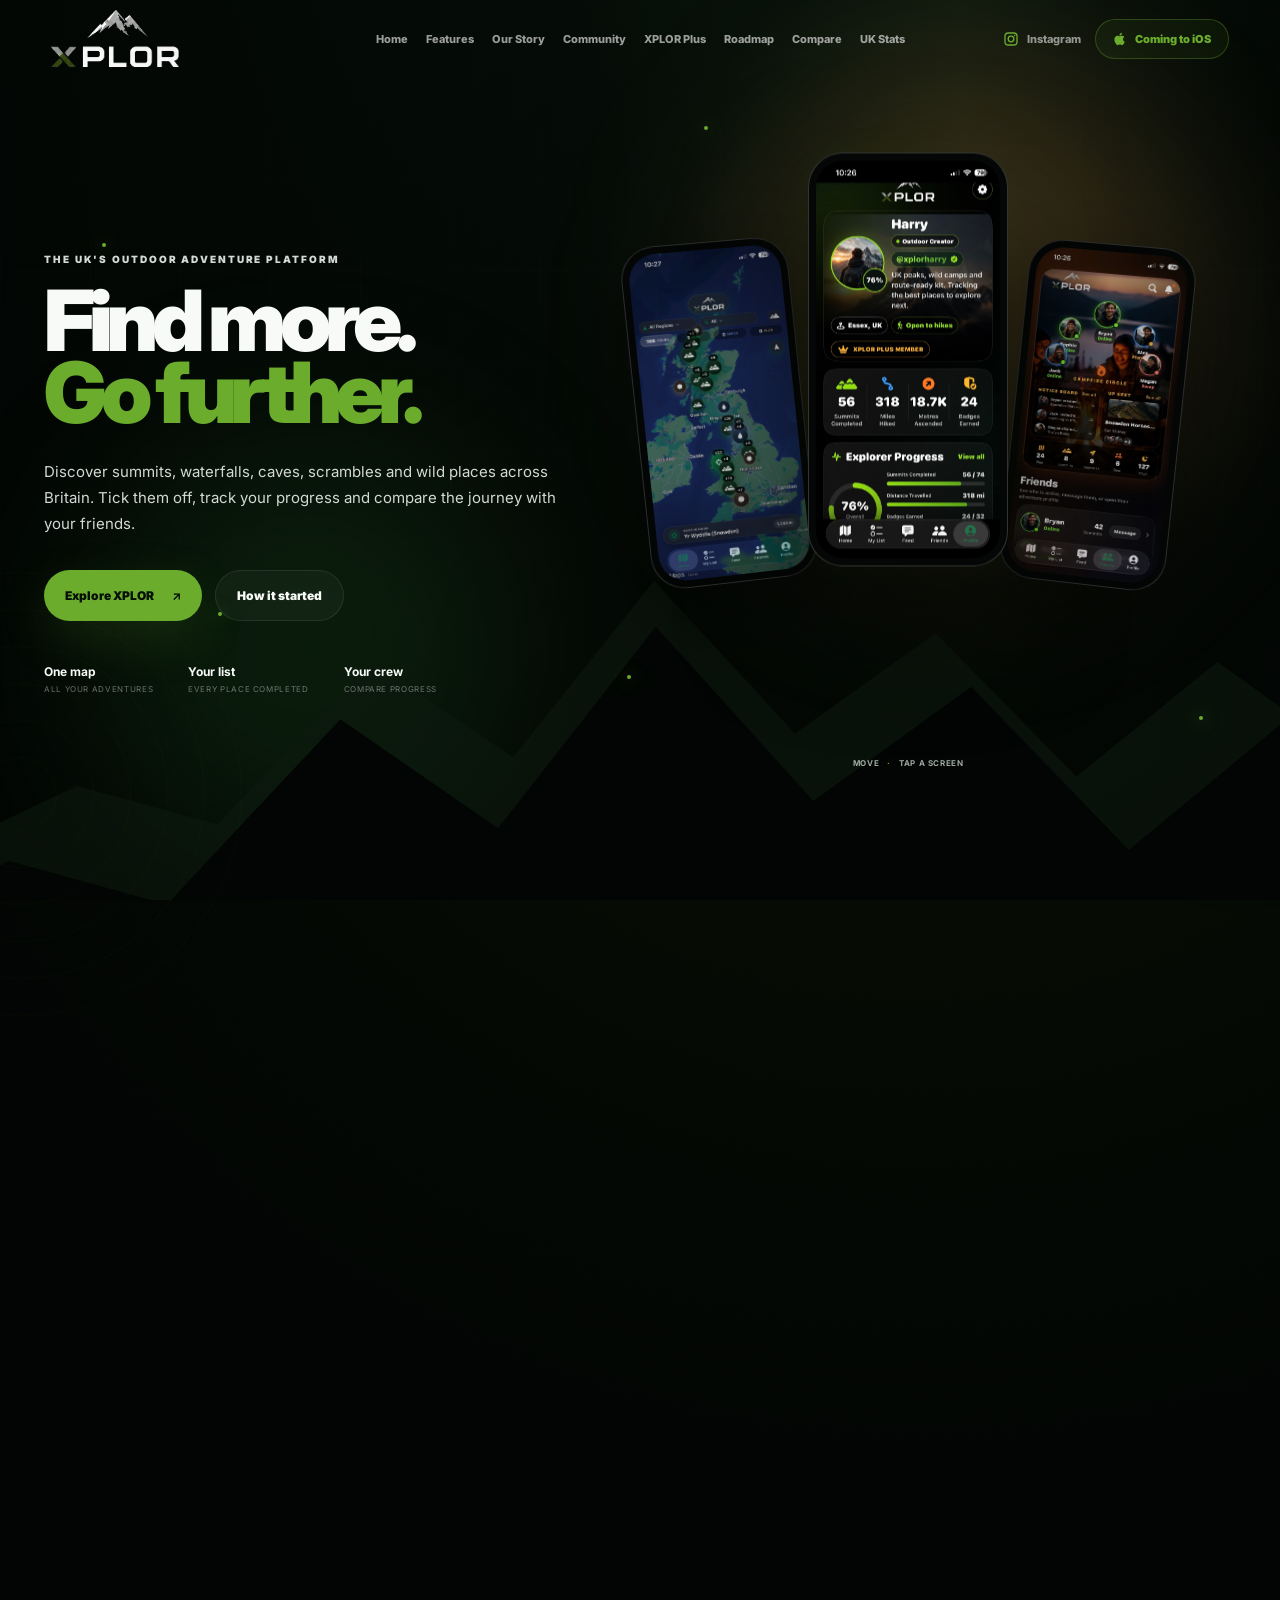
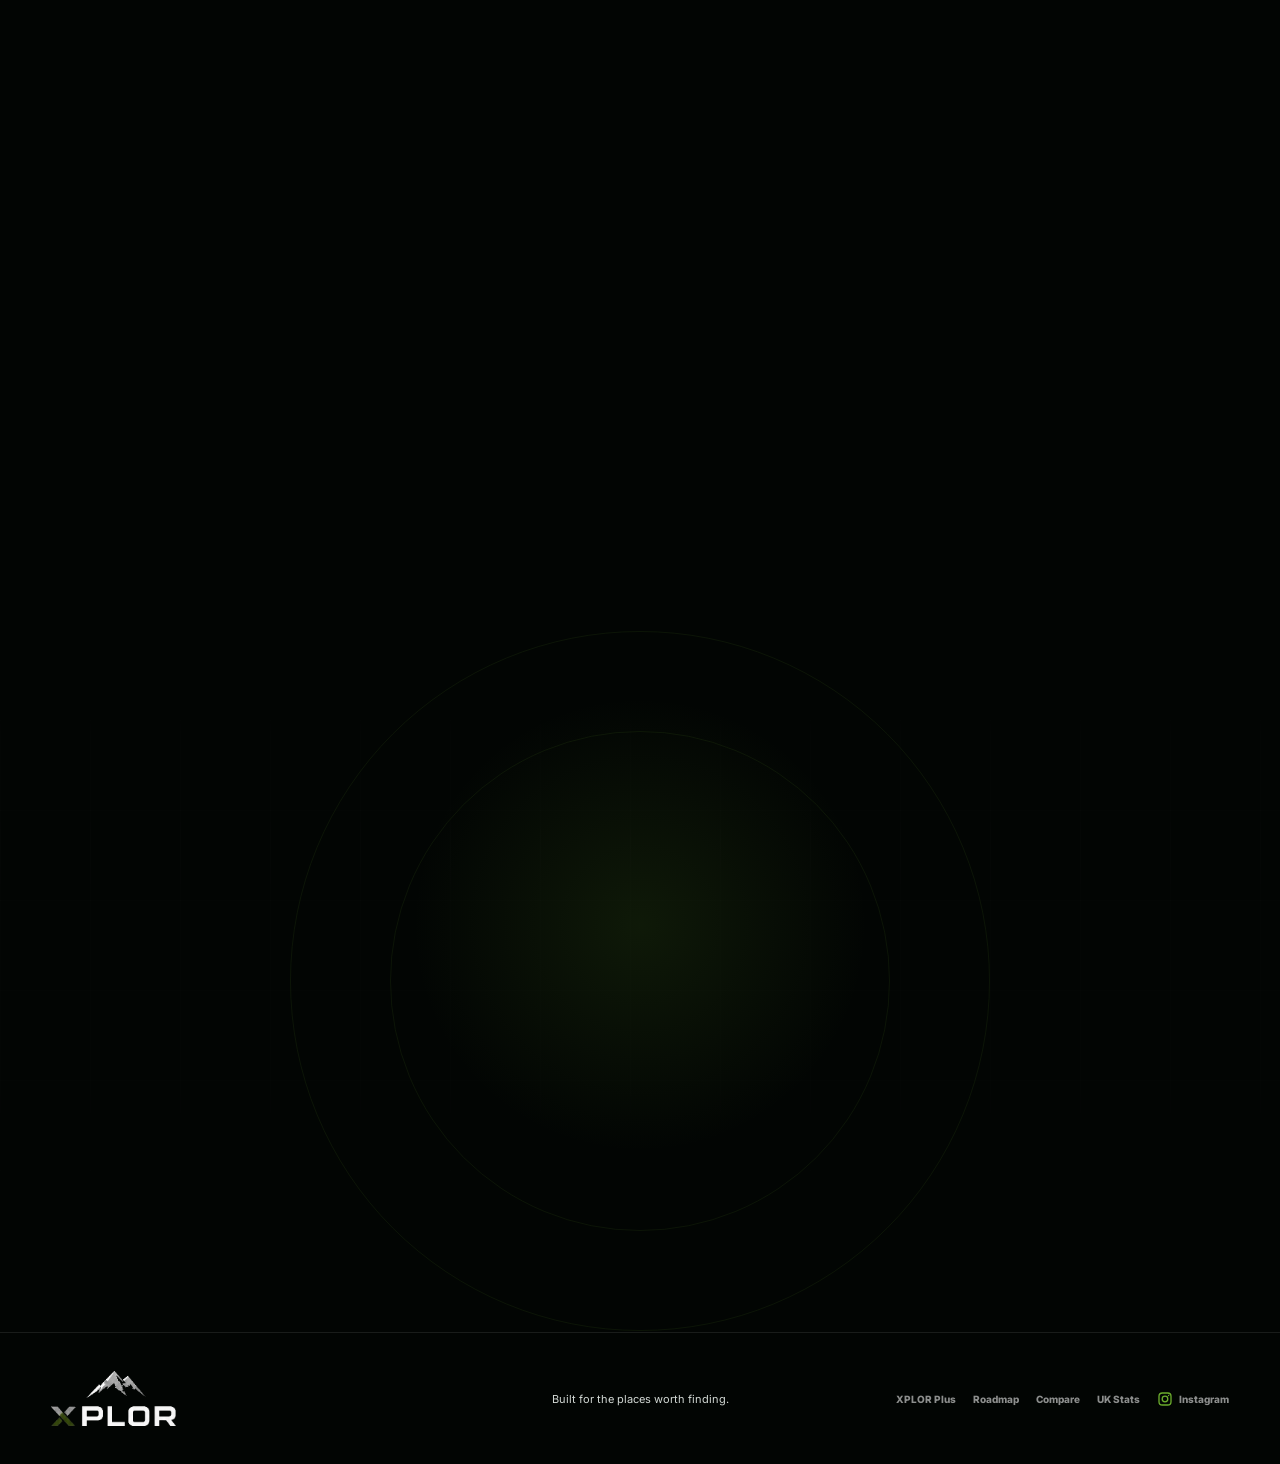
<file: index.html>
<!DOCTYPE html>
<html lang="en-GB">
<head>

<!-- Google tag (gtag.js) -->
<script async src="https://www.googletagmanager.com/gtag/js?id=G-QKGESEWT2P"></script>
<script>
  window.dataLayer = window.dataLayer || [];
  function gtag(){dataLayer.push(arguments);}
  gtag('js', new Date());

  gtag('config', 'G-QKGESEWT2P');
</script>


  <meta charset="UTF-8">
  <meta name="viewport" content="width=device-width, initial-scale=1, viewport-fit=cover">
  <meta name="theme-color" content="#020503">
  <title>XPLOR — UK Hiking App, Summit Tracker & Adventure App</title>
  <meta name="description" content="XPLOR is the UK hiking and adventure app for discovering summits, waterfalls, caves, scrambles and wild camping locations, tracking progress and comparing adventures with friends.">
  <meta name="robots" content="index, follow">
  <link rel="canonical" href="https://xplorappofficial.co.uk/">
  <link rel="icon" href="favicon.ico" sizes="any">
  <link rel="icon" type="image/png" href="favicon.png">
  <meta property="og:title" content="XPLOR — UK Hiking, Summit & Adventure Tracker">
  <meta property="og:description" content="Discover UK summits, waterfalls, caves, scrambles and wild camping locations. Track progress and compare adventures with friends.">
  <meta property="og:type" content="website">
  <meta property="og:url" content="https://xplorappofficial.co.uk/">
  <meta property="og:site_name" content="XPLOR">
  <link rel="preconnect" href="https://fonts.googleapis.com">
  <link rel="preconnect" href="https://fonts.gstatic.com" crossorigin>
  <link href="https://fonts.googleapis.com/css2?family=Inter:wght@400;500;600;700;800;900&display=swap" rel="stylesheet">
  <link rel="stylesheet" href="css/style.css?v=1200">
  
<script type="application/ld+json">
{"@context":"https://schema.org","@type":"SoftwareApplication","name":"XPLOR","applicationCategory":"TravelApplication","operatingSystem":"iOS","offers":{"@type":"Offer","price":"0","priceCurrency":"GBP"},"description":"UK outdoor adventure app for discovering and tracking summits, waterfalls, caves, scrambles, wild camps and progress with friends."}
</script>
</head>
<body class="page-home">

<svg class="icon-sprite" aria-hidden="true" focusable="false">
  <symbol id="icon-instagram" viewBox="0 0 24 24">
    <rect x="3" y="3" width="18" height="18" rx="5" ry="5" fill="none" stroke="currentColor" stroke-width="2"/>
    <circle cx="12" cy="12" r="4.2" fill="none" stroke="currentColor" stroke-width="2"/>
    <circle cx="17.4" cy="6.7" r="1.1" fill="currentColor"/>
  </symbol>
  <symbol id="icon-apple" viewBox="0 0 24 24">
    <path fill="currentColor" d="M17.1 12.5c0-2.7 2.2-4 2.3-4.1-1.3-1.9-3.3-2.1-4-2.1-1.7-.2-3.3 1-4.1 1-.8 0-2.1-1-3.5-1-1.8 0-3.5 1.1-4.5 2.7-1.9 3.3-.5 8.2 1.4 10.8.9 1.3 2 2.8 3.4 2.7 1.4-.1 1.9-.9 3.6-.9 1.7 0 2.2.9 3.7.9s2.4-1.3 3.3-2.6c1-1.5 1.5-3 1.5-3.1-.1 0-3.1-1.2-3.1-4.3ZM14.3 4.6c.7-.9 1.2-2.1 1.1-3.3-1.1 0-2.5.8-3.3 1.7-.7.8-1.3 2-1.1 3.2 1.2.1 2.5-.6 3.3-1.6Z"/>
  </symbol>
</svg>

  <div class="global-noise"></div>
  <div class="global-glow global-glow-a"></div>
  <div class="global-glow global-glow-b"></div>
  
<header class="site-header" id="siteHeader">
  <a class="brand" href="index.html" aria-label="XPLOR home">
    <img src="images/xplor-logo.png" alt="XPLOR">
  </a>
  
<nav class="desktop-nav" aria-label="Main navigation">
  <a href="index.html">Home</a>
  <a href="features.html">Features</a>
  <a href="story.html">Our Story</a>
  <a href="community.html">Community</a>
  <a href="plus.html">XPLOR Plus</a>
  <a href="roadmap.html">Roadmap</a>
  <a href="compare.html">Compare</a>
  <a href="stats.html">UK Stats</a>
</nav>

  <div class="header-actions">
    <a class="instagram-nav" href="https://www.instagram.com/xplorappofficial" target="_blank" rel="noopener"><svg><use href="#icon-instagram"></use></svg><span>Instagram</span></a>
    <a class="nav-cta" href="download.html"><svg><use href="#icon-apple"></use></svg><span>Coming to iOS</span></a>
    <button class="menu-button" id="menuButton" aria-label="Open menu" aria-expanded="false"><span></span><span></span></button>
  </div>
</header>

<div class="mobile-menu" id="mobileMenu">
  <a href="index.html">Home</a>
  <a href="features.html">Features</a>
  <a href="story.html">Our Story</a>
  <a href="community.html">Community</a>
  <a href="plus.html">XPLOR Plus</a>
  <a href="roadmap.html">Roadmap</a>
  <a href="compare.html">Compare Apps</a>
  <a href="stats.html">UK Stats</a>
  <a href="https://www.instagram.com/xplorappofficial" target="_blank" rel="noopener"><svg class="inline-icon"><use href="#icon-instagram"></use></svg><span>Instagram</span></a>
  <a href="download.html" class="mobile-highlight">Coming to iOS</a>
</div>


  <main>
    
<section class="hero">
  <div class="hero-bg"></div>
  <div class="hero-grid"></div>
  <div class="hero-light light-green"></div>
  <div class="hero-light light-gold"></div>
  <div class="hero-mountain mountain-back"></div>
  <div class="hero-mountain mountain-front"></div>
  <div class="particles"><i></i><i></i><i></i><i></i><i></i><i></i></div>

  <div class="hero-inner">
    <div class="hero-copy reveal">
      <p class="eyebrow">THE UK'S OUTDOOR ADVENTURE PLATFORM</p>
      <h1>Find more.<span>Go further.</span></h1>
      <p class="hero-description">
        Discover summits, waterfalls, caves, scrambles and wild places across Britain.
        Tick them off, track your progress and compare the journey with your friends.
      </p>
      <div class="hero-actions">
        <a class="button button-primary magnetic" href="features.html">Explore XPLOR <b>↗</b></a>
        <a class="button button-ghost" href="story.html">How it started</a>
      </div>
      <div class="hero-mini-stats">
        <div><strong>One map</strong><span>All your adventures</span></div>
        <div><strong>Your list</strong><span>Every place completed</span></div>
        <div><strong>Your crew</strong><span>Compare progress</span></div>
      </div>
    </div>


<div class="b10-hero-phones" id="b10HeroPhones" aria-label="XPLOR app screens">
  <figure class="b10-phone b10-phone-left" data-phone="map" tabindex="0">
    <img src="images/app-home-map.png" alt="XPLOR Home adventure map screen">
  </figure>
  <figure class="b10-phone b10-phone-centre is-active" data-phone="profile" tabindex="0">
    <img src="images/app-profile.jpeg" alt="XPLOR explorer profile screen">
  </figure>
  <figure class="b10-phone b10-phone-right" data-phone="list" tabindex="0">
    <img src="images/app-mylist.jpeg" alt="XPLOR My List and progress screen">
  </figure>
  <div class="b10-phone-hint"><span>Move</span><b>·</b><span>Tap a screen</span></div>
</div>

</div>

</section>


<section class="home-statement reveal">
<p class="eyebrow">THE UK. YOUR ADVENTURE. ONE APP.</p>
<h2>Discover more than routes.<span>Build a record of everywhere you have explored.</span></h2>
<p>XPLOR is the UK adventure app for discovering summits, waterfalls, caves, scrambles and wild places — then tracking what you complete and comparing progress with friends.</p>
</section>

<section class="home-feature-grid">
  <article class="home-card home-card-wide reveal">
    <div class="home-card-copy">
      <p class="eyebrow">DISCOVER</p>
      <h2>The whole UK.<br>One adventure map.</h2>
      <p>Summits, waterfalls, caves, scrambles and wild places together instead of scattered across apps, notes and screenshots.</p>
      <a href="features.html">See every feature ↗</a>
    </div>
    
<div class="b10-app-map-card" id="b10AppMap">
  <img src="images/app-home-map.png" alt="XPLOR UK adventure map showing summits, caves and waterfalls">
  <div class="b10-map-shade"></div>
  <div class="b10-map-caption">
    <div><small>LIVE APP LOOK</small><strong>One map. Every adventure.</strong></div>
    <a href="features.html#interactive-map">Open full map demo ↗</a>
  </div>
</div></article>


  <article class="home-card reveal">
    <p class="eyebrow">COMPLETE</p>
    <h2>Tick it off properly.</h2>
    <p>Save, plan and complete adventures while building visible UK progress.</p>
    <div class="home-progress"><strong>28%</strong><span><i></i></span></div>
  </article>

  <article class="home-card reveal">
    <p class="eyebrow">COMPARE</p>
    <h2>See what your mates have done.</h2>
    <p>Shared locations, achievements and the places still waiting for your group.</p>
    <div class="mate-mini-list">
  <div><i>H</i><span><b>H</b><small>76% explored</small></span></div>
  <div><i>P</i><span><b>Paul</b><small>69% explored</small></span></div>
  <div><i>E</i><span><b>Ellis</b><small>61% explored</small></span></div>
  <a href="community.html">Compare crew ↗</a>
</div>
  </article>
</section>

<section class="category-rail reveal"><div class="category-track"><span>▲ Summits</span><span>≋ Waterfalls</span><span>◉ Caves</span><span>↗ Scrambles</span><span>✦ Wild Camps</span><span>◎ Achievements</span><span>▲ Summits</span><span>≋ Waterfalls</span><span>◉ Caves</span></div></section>

<section class="home-story">
  <div class="home-story-copy reveal">
    <p class="eyebrow">WHY XPLOR EXISTS</p>
    <h2>Six mates.<br>One list.<span>No app that did the job.</span></h2>
  </div>
  <div class="home-story-text reveal">
    <blockquote>“Surely there must already be an app for this?”</blockquote>
    <p>We wanted to tick off every summit, cave and wild camp — and compare our lists. It did not exist, so we built it for ourselves. Then other people wanted in.</p>
    <a href="story.html">Read the full story ↗</a>
  </div>
</section>

<section class="home-community b9-home-community">
  <div class="home-community-copy reveal">
    <p class="eyebrow">YOUR CREW. YOUR PROGRESS.</p>
    <h2>Social,<br>without the noise.</h2>
    <p>Real locations, real achievements and real weekends — shared with the people you actually explore with.</p>
    <a href="community.html">Explore community ↗</a>
  </div>
  <div class="social-preview reveal">
    <article class="feed-card">
      <div class="feed-user"><i>B</i><div><strong>Ellis</strong><span>Lake District · 1h</span></div><b>•••</b></div>
      <div class="feed-photo b10-feed-photo"><img src="images/scramble-02.png" alt="Scrambling on a mountain ridge"><span>HELVELLYN RIDGE</span></div>
      <div class="feed-actions"><span>♡ 248</span><span>◯ 18</span><span>↗</span></div>
    </article>
    <article class="versus-card">
      <p class="eyebrow">CREW COMPARISON</p>
      <div class="versus-head"><div><i>H</i><b>76%</b><span>H</span></div><strong>VS</strong><div><i>B</i><b>69%</b><span>Ellis</span></div></div>
      <div class="versus-lines"><div><span>Shared summits</span><b>31</b></div><div><span>Only you completed</span><b>18</b></div><div><span>Saved by both</span><b>12</b></div></div>
    </article>
  </div>
</section>
<section class="plus-teaser reveal">
  <div>
    <p class="eyebrow">XPLOR PLUS</p>
    <h2>More power.<br><span>Still only 99p.</span></h2>
    <p>Offline regions, deeper statistics, custom collections, premium filters, challenges and more.</p>
  </div>
  <div class="plus-price"><strong>99p</strong><span>per month</span><a href="plus.html">See XPLOR Plus ↗</a></div>
</section>

<section class="ios-finale">
  <div class="ios-grid"></div><div class="ios-orbit orbit-a"></div><div class="ios-orbit orbit-b"></div>
  <div class="ios-copy reveal">
    <p class="eyebrow">COMING TO IPHONE</p>
    <h2>The UK is waiting.</h2>
    <p>Find more places. Complete more adventures. Build the outdoor story you will never forget.</p>
    <div class="ios-actions">
      <a class="app-store-badge" href="download.html">
        <svg><use href="#icon-apple"></use></svg>
        <span><small>COMING SOON TO THE</small><strong>App Store</strong></span>
      </a>
      <a class="instagram-card-link" href="https://www.instagram.com/xplorappofficial" target="_blank" rel="noopener">
        <svg><use href="#icon-instagram"></use></svg>
        <span><small>FOLLOW THE BUILD</small><strong>@xplorappofficial</strong></span>
      </a>
    </div>
  </div>
</section>

  </main>
  
<footer class="site-footer">
  <a class="footer-logo" href="index.html"><img src="images/xplor-logo.png" alt="XPLOR"></a>
  <p>Built for the places worth finding.</p>
  <div class="footer-links">
    <a href="plus.html">XPLOR Plus</a>
    <a href="roadmap.html">Roadmap</a>
    <a href="compare.html">Compare</a>
    <a href="stats.html">UK Stats</a>
    <a href="https://www.instagram.com/xplorappofficial" target="_blank" rel="noopener"><svg class="inline-icon"><use href="#icon-instagram"></use></svg><span>Instagram</span></a>
  </div>
</footer>

  <script src="js/main.js?v=1200"></script>
<script src="js/home-hero.js?v=1100"></script>
</body>
</html>
</file>
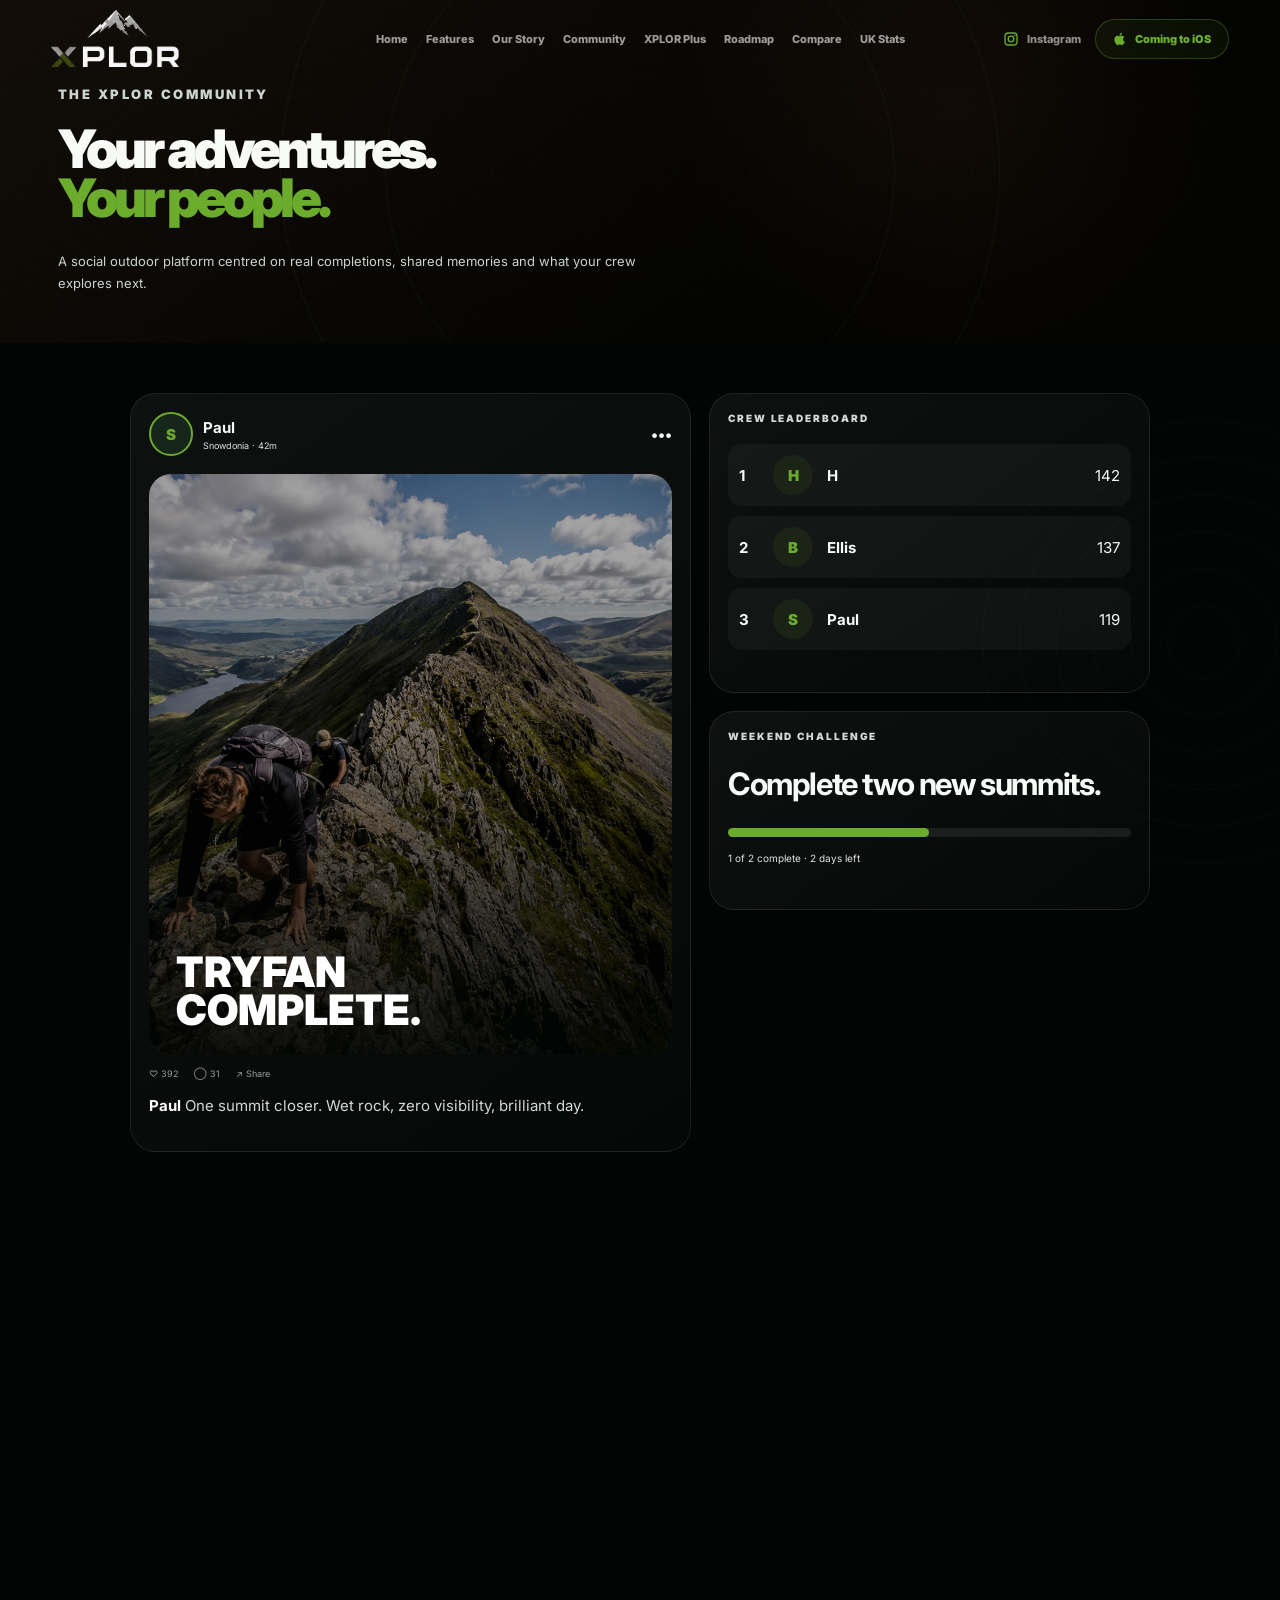
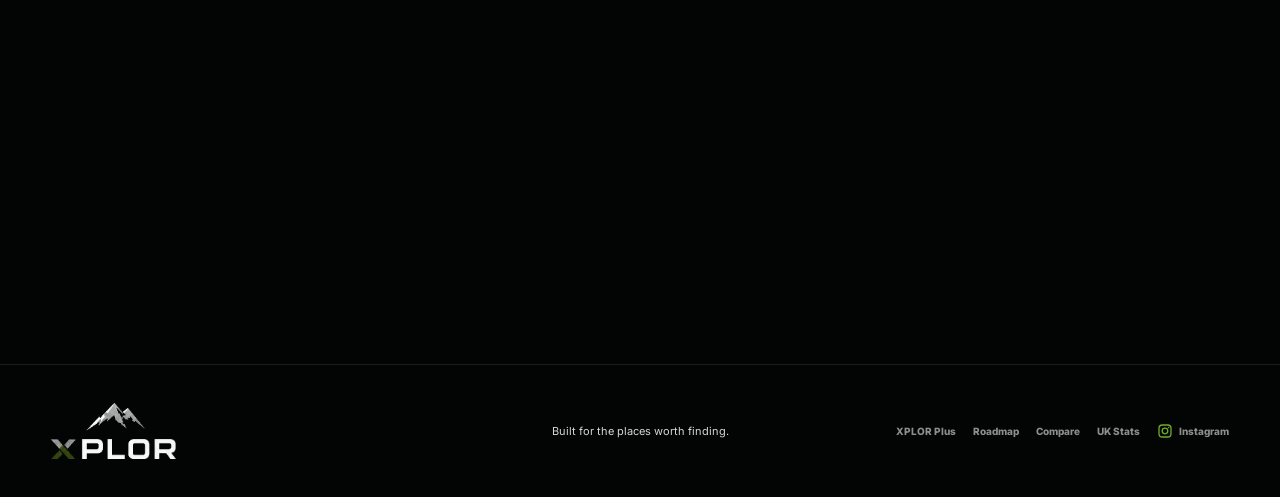
<file: community.html>
<!DOCTYPE html>
<html lang="en-GB">
<head>
  <meta charset="UTF-8">
  <meta name="viewport" content="width=device-width, initial-scale=1, viewport-fit=cover">
  <meta name="theme-color" content="#020503">
  <title>XPLOR Community — Hiking With Friends & Adventure Progress</title>
  <meta name="description" content="Compare UK hiking and adventure progress with friends, share completed summits, caves and waterfalls, follow achievements and plan what your crew explores next.">
  <meta name="robots" content="index, follow">
  <link rel="canonical" href="https://xplorappofficial.co.uk/community.html">
  <link rel="icon" href="favicon.ico" sizes="any">
  <link rel="icon" type="image/png" href="favicon.png">
  <meta property="og:title" content="XPLOR Community — Compare Adventures With Friends">
  <meta property="og:description" content="Follow friends, compare UK adventure progress, share achievements and plan what your crew explores next.">
  <meta property="og:type" content="website">
  <meta property="og:url" content="https://xplorappofficial.co.uk/community.html">
  <meta property="og:site_name" content="XPLOR">
  <link rel="preconnect" href="https://fonts.googleapis.com">
  <link rel="preconnect" href="https://fonts.gstatic.com" crossorigin>
  <link href="https://fonts.googleapis.com/css2?family=Inter:wght@400;500;600;700;800;900&display=swap" rel="stylesheet">
  <link rel="stylesheet" href="css/style.css?v=1200">
  
</head>
<body class="page-community">

<svg class="icon-sprite" aria-hidden="true" focusable="false">
  <symbol id="icon-instagram" viewBox="0 0 24 24">
    <rect x="3" y="3" width="18" height="18" rx="5" ry="5" fill="none" stroke="currentColor" stroke-width="2"/>
    <circle cx="12" cy="12" r="4.2" fill="none" stroke="currentColor" stroke-width="2"/>
    <circle cx="17.4" cy="6.7" r="1.1" fill="currentColor"/>
  </symbol>
  <symbol id="icon-apple" viewBox="0 0 24 24">
    <path fill="currentColor" d="M17.1 12.5c0-2.7 2.2-4 2.3-4.1-1.3-1.9-3.3-2.1-4-2.1-1.7-.2-3.3 1-4.1 1-.8 0-2.1-1-3.5-1-1.8 0-3.5 1.1-4.5 2.7-1.9 3.3-.5 8.2 1.4 10.8.9 1.3 2 2.8 3.4 2.7 1.4-.1 1.9-.9 3.6-.9 1.7 0 2.2.9 3.7.9s2.4-1.3 3.3-2.6c1-1.5 1.5-3 1.5-3.1-.1 0-3.1-1.2-3.1-4.3ZM14.3 4.6c.7-.9 1.2-2.1 1.1-3.3-1.1 0-2.5.8-3.3 1.7-.7.8-1.3 2-1.1 3.2 1.2.1 2.5-.6 3.3-1.6Z"/>
  </symbol>
</svg>

  <div class="global-noise"></div>
  <div class="global-glow global-glow-a"></div>
  <div class="global-glow global-glow-b"></div>
  
<header class="site-header" id="siteHeader">
  <a class="brand" href="index.html" aria-label="XPLOR home">
    <img src="images/xplor-logo.png" alt="XPLOR">
  </a>
  
<nav class="desktop-nav" aria-label="Main navigation">
  <a href="index.html">Home</a>
  <a href="features.html">Features</a>
  <a href="story.html">Our Story</a>
  <a href="community.html">Community</a>
  <a href="plus.html">XPLOR Plus</a>
  <a href="roadmap.html">Roadmap</a>
  <a href="compare.html">Compare</a>
  <a href="stats.html">UK Stats</a>
</nav>

  <div class="header-actions">
    <a class="instagram-nav" href="https://www.instagram.com/xplorappofficial" target="_blank" rel="noopener"><svg><use href="#icon-instagram"></use></svg><span>Instagram</span></a>
    <a class="nav-cta" href="download.html"><svg><use href="#icon-apple"></use></svg><span>Coming to iOS</span></a>
    <button class="menu-button" id="menuButton" aria-label="Open menu" aria-expanded="false"><span></span><span></span></button>
  </div>
</header>

<div class="mobile-menu" id="mobileMenu">
  <a href="index.html">Home</a>
  <a href="features.html">Features</a>
  <a href="story.html">Our Story</a>
  <a href="community.html">Community</a>
  <a href="plus.html">XPLOR Plus</a>
  <a href="roadmap.html">Roadmap</a>
  <a href="compare.html">Compare Apps</a>
  <a href="stats.html">UK Stats</a>
  <a href="https://www.instagram.com/xplorappofficial" target="_blank" rel="noopener"><svg class="inline-icon"><use href="#icon-instagram"></use></svg><span>Instagram</span></a>
  <a href="download.html" class="mobile-highlight">Coming to iOS</a>
</div>


  <main>
    
<section class="page-hero ">
  <div class="page-grid"></div>
  <div class="page-contour contour-a"></div>
  <div class="page-contour contour-b"></div>
  <div class="page-hero-inner reveal">
    <p class="eyebrow">THE XPLOR COMMUNITY</p>
    <h1>Your adventures.<span>Your people.</span></h1>
    <p>A social outdoor platform centred on real completions, shared memories and what your crew explores next.</p>
  </div>
</section>

<section class="content-section">
  <div class="content-wrap community-layout">
    <article class="large-feed reveal">
      <div class="feed-user"><i>S</i><div><strong>Paul</strong><span>Snowdonia · 42m</span></div><b>•••</b></div>
      <div class="large-feed-image b12-tryfan-post"><img src="images/scramble-02.png" alt="Scrambling on Tryfan"><span>TRYFAN<br>COMPLETE.</span></div>
      <div class="feed-actions"><span>♡ 392</span><span>◯ 31</span><span>↗ Share</span></div>
      <p><strong>Paul</strong> One summit closer. Wet rock, zero visibility, brilliant day.</p></article>
    <div class="community-side">
      <article class="leaderboard reveal"><p class="eyebrow">CREW LEADERBOARD</p><div><b>1</b><i>H</i><strong>H</strong><span>142</span></div><div><b>2</b><i>B</i><strong>Ellis</strong><span>137</span></div><div><b>3</b><i>S</i><strong>Paul</strong><span>119</span></div></article>
      <article class="challenge reveal"><p class="eyebrow">WEEKEND CHALLENGE</p><h2>Complete two new summits.</h2><div class="challenge-bar"><i></i></div><span>1 of 2 complete · 2 days left</span></article>
      <article class="crew-chat reveal"><p class="eyebrow">BASECAMP</p><div><i>A</i><p><strong>Jake</strong> Wales next weekend?</p></div><div><i>C</i><p><strong>Charlie</strong> Added three places to the list.</p></div></article>
    </div>
  </div>
</section>

  <section class="basecamp-strip reveal"><div><p class="eyebrow">BASECAMP</p><h2>Friday night.<span>The group chat starts.</span></h2></div><div class="basecamp-messages"><div><i>H</i><p><strong>H</strong> Wales tomorrow?</p><span>19:42</span></div><div><i>S</i><p><strong>Paul</strong> Added Tryfan + two waterfalls.</p><span>19:44</span></div><div><i>B</i><p><strong>Ellis</strong> Saved. Boots by the door.</p><span>19:45</span></div></div></section>
<section class="b8-photo-break reveal" style="--img:url('../images/waterfall-02.png')"><div><p class="eyebrow">YOUR CREW</p><h2>See who has done what. Then decide what is next.</h2></div></section>
</main>
  
<footer class="site-footer">
  <a class="footer-logo" href="index.html"><img src="images/xplor-logo.png" alt="XPLOR"></a>
  <p>Built for the places worth finding.</p>
  <div class="footer-links">
    <a href="plus.html">XPLOR Plus</a>
    <a href="roadmap.html">Roadmap</a>
    <a href="compare.html">Compare</a>
    <a href="stats.html">UK Stats</a>
    <a href="https://www.instagram.com/xplorappofficial" target="_blank" rel="noopener"><svg class="inline-icon"><use href="#icon-instagram"></use></svg><span>Instagram</span></a>
  </div>
</footer>

  <script src="js/main.js?v=1200"></script>
</body>
</html>
</file>
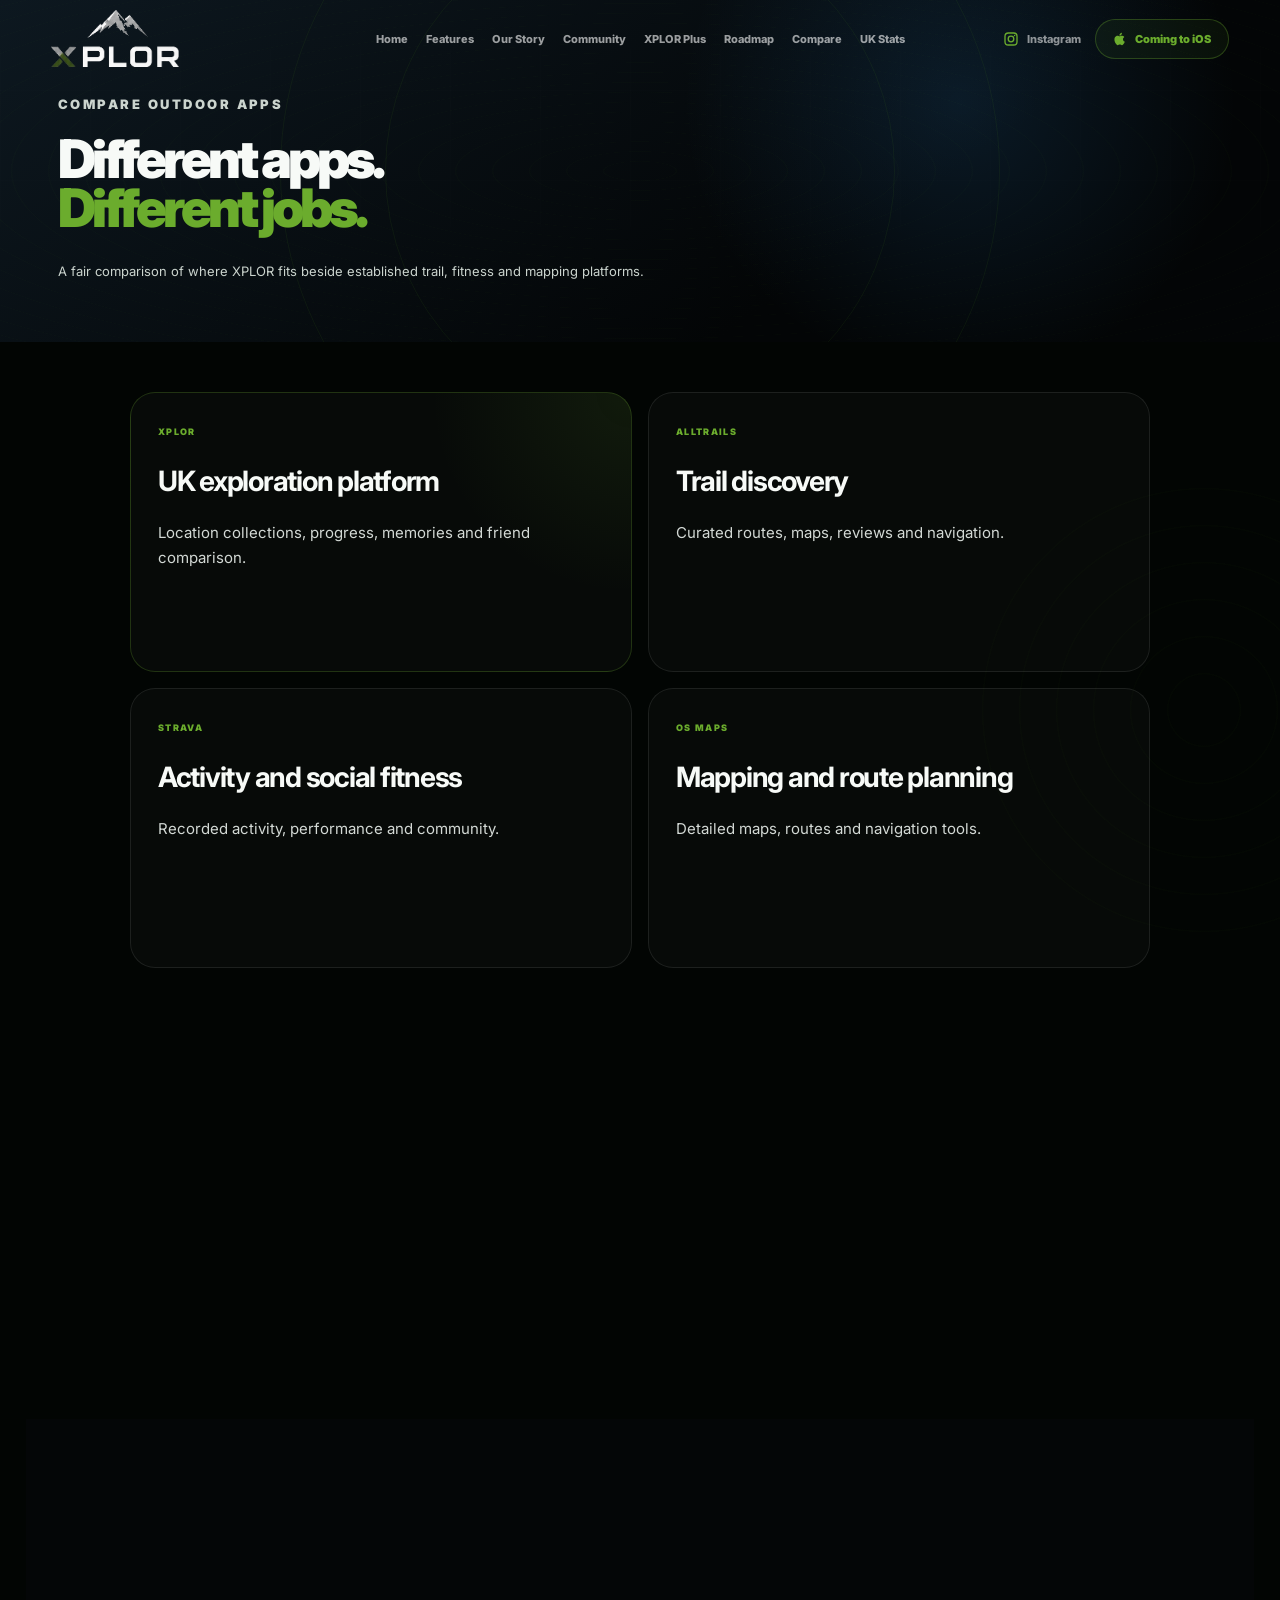
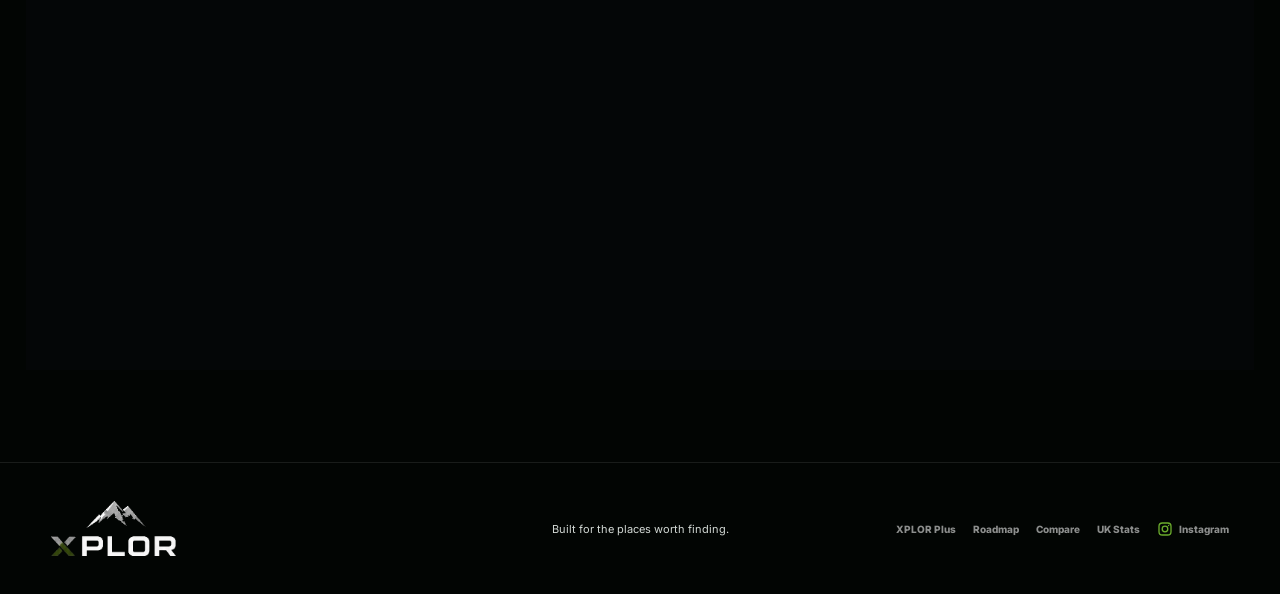
<file: compare.html>
<!DOCTYPE html>
<html lang="en-GB">
<head>
  <meta charset="UTF-8">
  <meta name="viewport" content="width=device-width, initial-scale=1, viewport-fit=cover">
  <meta name="theme-color" content="#020503">
  <title>XPLOR vs AllTrails vs Strava vs OS Maps — UK Hiking Apps</title>
  <meta name="description" content="Compare XPLOR with AllTrails, Strava and OS Maps for UK hiking routes, summit tracking, adventure discovery, social progress, navigation and outdoor activity.">
  <meta name="robots" content="index, follow">
  <link rel="canonical" href="https://xplorappofficial.co.uk/compare.html">
  <link rel="icon" href="favicon.ico" sizes="any">
  <link rel="icon" type="image/png" href="favicon.png">
  <meta property="og:title" content="XPLOR vs AllTrails vs Strava vs OS Maps">
  <meta property="og:description" content="Compare XPLOR with AllTrails, Strava and OS Maps for routes, navigation, UK summit collections, adventure tracking and social progress.">
  <meta property="og:type" content="website">
  <meta property="og:url" content="https://xplorappofficial.co.uk/compare.html">
  <meta property="og:site_name" content="XPLOR">
  <link rel="preconnect" href="https://fonts.googleapis.com">
  <link rel="preconnect" href="https://fonts.gstatic.com" crossorigin>
  <link href="https://fonts.googleapis.com/css2?family=Inter:wght@400;500;600;700;800;900&display=swap" rel="stylesheet">
  <link rel="stylesheet" href="css/style.css?v=1200">
  
</head>
<body class="page-compare">

<svg class="icon-sprite" aria-hidden="true" focusable="false">
  <symbol id="icon-instagram" viewBox="0 0 24 24">
    <rect x="3" y="3" width="18" height="18" rx="5" ry="5" fill="none" stroke="currentColor" stroke-width="2"/>
    <circle cx="12" cy="12" r="4.2" fill="none" stroke="currentColor" stroke-width="2"/>
    <circle cx="17.4" cy="6.7" r="1.1" fill="currentColor"/>
  </symbol>
  <symbol id="icon-apple" viewBox="0 0 24 24">
    <path fill="currentColor" d="M17.1 12.5c0-2.7 2.2-4 2.3-4.1-1.3-1.9-3.3-2.1-4-2.1-1.7-.2-3.3 1-4.1 1-.8 0-2.1-1-3.5-1-1.8 0-3.5 1.1-4.5 2.7-1.9 3.3-.5 8.2 1.4 10.8.9 1.3 2 2.8 3.4 2.7 1.4-.1 1.9-.9 3.6-.9 1.7 0 2.2.9 3.7.9s2.4-1.3 3.3-2.6c1-1.5 1.5-3 1.5-3.1-.1 0-3.1-1.2-3.1-4.3ZM14.3 4.6c.7-.9 1.2-2.1 1.1-3.3-1.1 0-2.5.8-3.3 1.7-.7.8-1.3 2-1.1 3.2 1.2.1 2.5-.6 3.3-1.6Z"/>
  </symbol>
</svg>

  <div class="global-noise"></div>
  <div class="global-glow global-glow-a"></div>
  <div class="global-glow global-glow-b"></div>
  
<header class="site-header" id="siteHeader">
  <a class="brand" href="index.html" aria-label="XPLOR home">
    <img src="images/xplor-logo.png" alt="XPLOR">
  </a>
  
<nav class="desktop-nav" aria-label="Main navigation">
  <a href="index.html">Home</a>
  <a href="features.html">Features</a>
  <a href="story.html">Our Story</a>
  <a href="community.html">Community</a>
  <a href="plus.html">XPLOR Plus</a>
  <a href="roadmap.html">Roadmap</a>
  <a href="compare.html">Compare</a>
  <a href="stats.html">UK Stats</a>
</nav>

  <div class="header-actions">
    <a class="instagram-nav" href="https://www.instagram.com/xplorappofficial" target="_blank" rel="noopener"><svg><use href="#icon-instagram"></use></svg><span>Instagram</span></a>
    <a class="nav-cta" href="download.html"><svg><use href="#icon-apple"></use></svg><span>Coming to iOS</span></a>
    <button class="menu-button" id="menuButton" aria-label="Open menu" aria-expanded="false"><span></span><span></span></button>
  </div>
</header>

<div class="mobile-menu" id="mobileMenu">
  <a href="index.html">Home</a>
  <a href="features.html">Features</a>
  <a href="story.html">Our Story</a>
  <a href="community.html">Community</a>
  <a href="plus.html">XPLOR Plus</a>
  <a href="roadmap.html">Roadmap</a>
  <a href="compare.html">Compare Apps</a>
  <a href="stats.html">UK Stats</a>
  <a href="https://www.instagram.com/xplorappofficial" target="_blank" rel="noopener"><svg class="inline-icon"><use href="#icon-instagram"></use></svg><span>Instagram</span></a>
  <a href="download.html" class="mobile-highlight">Coming to iOS</a>
</div>


  <main>
    
<section class="page-hero ">
  <div class="page-grid"></div>
  <div class="page-contour contour-a"></div>
  <div class="page-contour contour-b"></div>
  <div class="page-hero-inner reveal">
    <p class="eyebrow">COMPARE OUTDOOR APPS</p>
    <h1>Different apps.<span>Different jobs.</span></h1>
    <p>A fair comparison of where XPLOR fits beside established trail, fitness and mapping platforms.</p>
  </div>
</section>

<section class="content-section">
  <div class="content-wrap app-position-grid">
    <article class="app-position xplor-position reveal"><span>XPLOR</span><h2>UK exploration platform</h2><p>Location collections, progress, memories and friend comparison.</p></article>
    <article class="app-position reveal"><span>ALLTRAILS</span><h2>Trail discovery</h2><p>Curated routes, maps, reviews and navigation.</p></article>
    <article class="app-position reveal"><span>STRAVA</span><h2>Activity and social fitness</h2><p>Recorded activity, performance and community.</p></article>
    <article class="app-position reveal"><span>OS MAPS</span><h2>Mapping and route planning</h2><p>Detailed maps, routes and navigation tools.</p></article>
  </div>
  <div class="content-wrap comparison-shell reveal">
    <div class="table-scroll">
      <table class="comparison-table">
        <thead><tr><th>What you need</th><th class="xplor-col">XPLOR</th><th>AllTrails</th><th>Strava</th><th>OS Maps</th></tr></thead>
        <tbody>
          <tr><td>Route discovery</td><td class="xplor-col">Planned / developing</td><td>Core strength</td><td>Available</td><td>Core strength</td></tr>
          <tr><td>Record outdoor activity</td><td class="xplor-col">Core feature</td><td>Available</td><td>Core strength</td><td>Available</td></tr>
          <tr><td>Dedicated UK summit collection</td><td class="xplor-col">Core strength</td><td>Different focus</td><td>Different focus</td><td>Different focus</td></tr>
          <tr><td>Caves, waterfalls and camps together</td><td class="xplor-col">Core strength</td><td>Different focus</td><td>Different focus</td><td>Different focus</td></tr>
          <tr><td>Compare completion progress</td><td class="xplor-col">Core strength</td><td>Community features</td><td>Strong social activity</td><td>Route sharing</td></tr>
          <tr><td>Overall UK exploration percentage</td><td class="xplor-col">Core strength</td><td>Different focus</td><td>Different focus</td><td>Different focus</td></tr>
        </tbody>
      </table>
    </div>
  </div>
  <section class="compare-scenarios"><div class="content-wrap"><div class="section-heading reveal"><p class="eyebrow">CHOOSE THE TOOL FOR THE JOB</p><h2>No fake rivalry.<span>Different tools win at different things.</span></h2></div><div class="scenario-grid"><article class="reveal brand-card brand-os"><span>PLAN A ROUTE</span><h3>OS Maps / AllTrails</h3><p>Strong for detailed route planning and navigation.</p></article><article class="reveal brand-card brand-strava"><span>RECORD PERFORMANCE</span><h3>Strava</h3><p>Strong for activity, pace, performance and fitness community.</p></article><article class="reveal scenario-xplor brand-card brand-xplor"><span>EXPLORE THE UK</span><h3>XPLOR</h3><p>Built for discovering places, ticking them off and comparing completion with friends.</p></article></div></div></section>
<p class="comparison-note reveal">Comparison describes each service's public positioning rather than claiming one app is universally better. Features may change.</p>
</section>

  </main>
  
<footer class="site-footer">
  <a class="footer-logo" href="index.html"><img src="images/xplor-logo.png" alt="XPLOR"></a>
  <p>Built for the places worth finding.</p>
  <div class="footer-links">
    <a href="plus.html">XPLOR Plus</a>
    <a href="roadmap.html">Roadmap</a>
    <a href="compare.html">Compare</a>
    <a href="stats.html">UK Stats</a>
    <a href="https://www.instagram.com/xplorappofficial" target="_blank" rel="noopener"><svg class="inline-icon"><use href="#icon-instagram"></use></svg><span>Instagram</span></a>
  </div>
</footer>

  <script src="js/main.js?v=1200"></script>
</body>
</html>
</file>
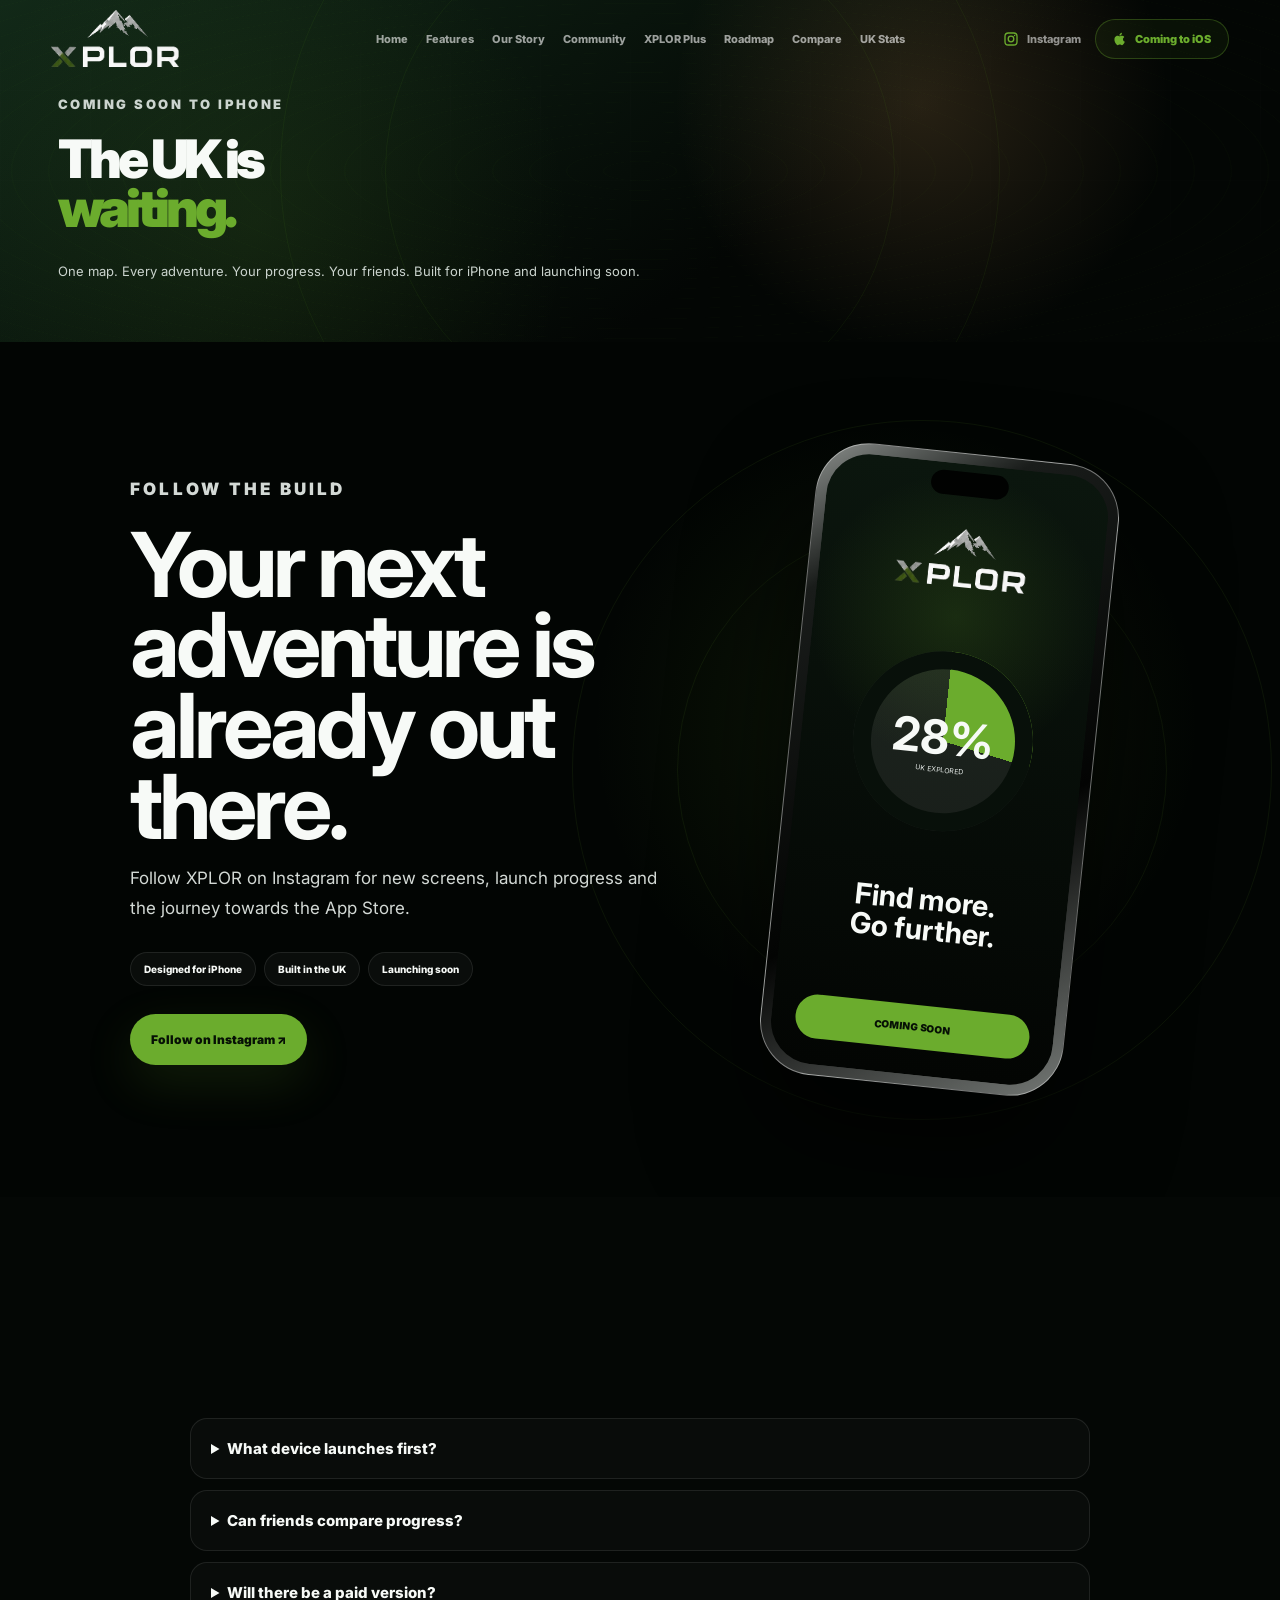
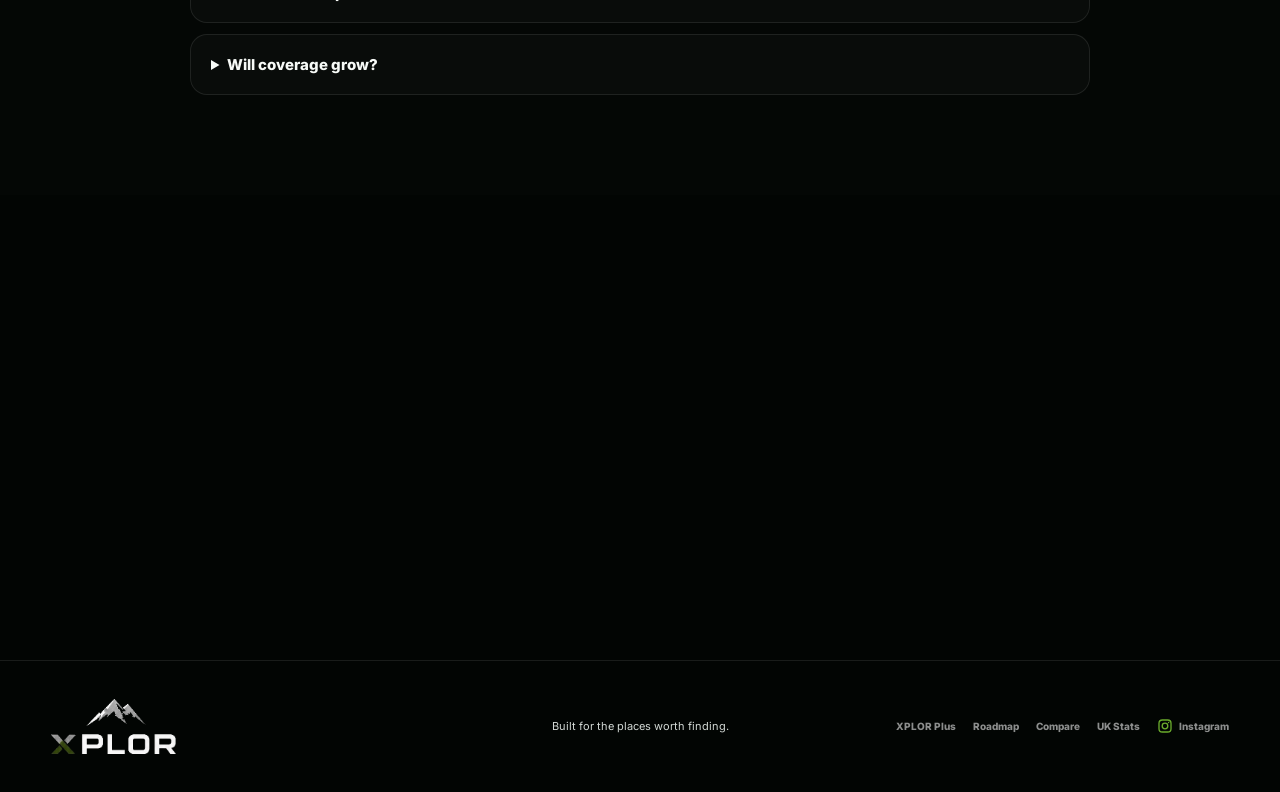
<file: download.html>
<!DOCTYPE html>
<html lang="en-GB">
<head>
  <meta charset="UTF-8">
  <meta name="viewport" content="width=device-width, initial-scale=1, viewport-fit=cover">
  <meta name="theme-color" content="#020503">
  <title>XPLOR for iPhone — Coming Soon to iOS</title>
  <meta name="description" content="XPLOR is coming soon to iPhone. Follow the launch of the UK summit, hiking and outdoor adventure app.">
  <meta name="robots" content="index, follow">
  <link rel="canonical" href="https://xplorappofficial.co.uk/download.html">
  <link rel="icon" href="favicon.ico" sizes="any">
  <link rel="icon" type="image/png" href="favicon.png">
  <meta property="og:title" content="XPLOR for iPhone — Coming Soon to iOS">
  <meta property="og:description" content="XPLOR is coming soon to iPhone. Follow the launch of the UK summit, hiking and outdoor adventure app.">
  <meta property="og:type" content="website">
  <meta property="og:url" content="https://xplorappofficial.co.uk/download.html">
  <meta property="og:site_name" content="XPLOR">
  <link rel="preconnect" href="https://fonts.googleapis.com">
  <link rel="preconnect" href="https://fonts.gstatic.com" crossorigin>
  <link href="https://fonts.googleapis.com/css2?family=Inter:wght@400;500;600;700;800;900&display=swap" rel="stylesheet">
  <link rel="stylesheet" href="css/style.css?v=1200">
  
</head>
<body class="page-download">

<svg class="icon-sprite" aria-hidden="true" focusable="false">
  <symbol id="icon-instagram" viewBox="0 0 24 24">
    <rect x="3" y="3" width="18" height="18" rx="5" ry="5" fill="none" stroke="currentColor" stroke-width="2"/>
    <circle cx="12" cy="12" r="4.2" fill="none" stroke="currentColor" stroke-width="2"/>
    <circle cx="17.4" cy="6.7" r="1.1" fill="currentColor"/>
  </symbol>
  <symbol id="icon-apple" viewBox="0 0 24 24">
    <path fill="currentColor" d="M17.1 12.5c0-2.7 2.2-4 2.3-4.1-1.3-1.9-3.3-2.1-4-2.1-1.7-.2-3.3 1-4.1 1-.8 0-2.1-1-3.5-1-1.8 0-3.5 1.1-4.5 2.7-1.9 3.3-.5 8.2 1.4 10.8.9 1.3 2 2.8 3.4 2.7 1.4-.1 1.9-.9 3.6-.9 1.7 0 2.2.9 3.7.9s2.4-1.3 3.3-2.6c1-1.5 1.5-3 1.5-3.1-.1 0-3.1-1.2-3.1-4.3ZM14.3 4.6c.7-.9 1.2-2.1 1.1-3.3-1.1 0-2.5.8-3.3 1.7-.7.8-1.3 2-1.1 3.2 1.2.1 2.5-.6 3.3-1.6Z"/>
  </symbol>
</svg>

  <div class="global-noise"></div>
  <div class="global-glow global-glow-a"></div>
  <div class="global-glow global-glow-b"></div>
  
<header class="site-header" id="siteHeader">
  <a class="brand" href="index.html" aria-label="XPLOR home">
    <img src="images/xplor-logo.png" alt="XPLOR">
  </a>
  
<nav class="desktop-nav" aria-label="Main navigation">
  <a href="index.html">Home</a>
  <a href="features.html">Features</a>
  <a href="story.html">Our Story</a>
  <a href="community.html">Community</a>
  <a href="plus.html">XPLOR Plus</a>
  <a href="roadmap.html">Roadmap</a>
  <a href="compare.html">Compare</a>
  <a href="stats.html">UK Stats</a>
</nav>

  <div class="header-actions">
    <a class="instagram-nav" href="https://www.instagram.com/xplorappofficial" target="_blank" rel="noopener"><svg><use href="#icon-instagram"></use></svg><span>Instagram</span></a>
    <a class="nav-cta" href="download.html"><svg><use href="#icon-apple"></use></svg><span>Coming to iOS</span></a>
    <button class="menu-button" id="menuButton" aria-label="Open menu" aria-expanded="false"><span></span><span></span></button>
  </div>
</header>

<div class="mobile-menu" id="mobileMenu">
  <a href="index.html">Home</a>
  <a href="features.html">Features</a>
  <a href="story.html">Our Story</a>
  <a href="community.html">Community</a>
  <a href="plus.html">XPLOR Plus</a>
  <a href="roadmap.html">Roadmap</a>
  <a href="compare.html">Compare Apps</a>
  <a href="stats.html">UK Stats</a>
  <a href="https://www.instagram.com/xplorappofficial" target="_blank" rel="noopener"><svg class="inline-icon"><use href="#icon-instagram"></use></svg><span>Instagram</span></a>
  <a href="download.html" class="mobile-highlight">Coming to iOS</a>
</div>


  <main>
    
<section class="page-hero ">
  <div class="page-grid"></div>
  <div class="page-contour contour-a"></div>
  <div class="page-contour contour-b"></div>
  <div class="page-hero-inner reveal">
    <p class="eyebrow">COMING SOON TO IPHONE</p>
    <h1>The UK is<span>waiting.</span></h1>
    <p>One map. Every adventure. Your progress. Your friends. Built for iPhone and launching soon.</p>
  </div>
</section>

<section class="launch-section">
  <div class="launch-orbit lo-one"></div><div class="launch-orbit lo-two"></div>
  <div class="content-wrap launch-layout">
    <div class="launch-copy reveal"><p class="eyebrow">FOLLOW THE BUILD</p><h2>Your next adventure is already out there.</h2><p>Follow XPLOR on Instagram for new screens, launch progress and the journey towards the App Store.</p><div class="launch-badges"><span>Designed for iPhone</span><span>Built in the UK</span><span>Launching soon</span></div><a class="button button-primary" href="https://www.instagram.com/xplorappofficial" target="_blank" rel="noopener">Follow on Instagram ↗</a></div>
    <div class="launch-phone reveal"><div class="launch-shell"><div class="island"></div><div class="launch-screen"><img src="images/xplor-logo.png" alt="XPLOR"><div class="launch-ring"><strong>28%</strong><span>UK EXPLORED</span></div><h3>Find more.<br>Go further.</h3><div class="launch-button">COMING SOON</div></div></div></div>
  </div>
</section>
<section class="faq-section"><div class="content-wrap"><div class="section-heading reveal"><p class="eyebrow">QUICK ANSWERS</p><h2>Before the launch.</h2></div><div class="faq-grid"><details><summary>What device launches first?</summary><p>The first public release is being designed for iPhone and iOS.</p></details><details><summary>Can friends compare progress?</summary><p>Yes. Friend comparison is central to why XPLOR was created.</p></details><details><summary>Will there be a paid version?</summary><p>XPLOR Plus is planned at 99p per month for advanced tools and premium features.</p></details><details><summary>Will coverage grow?</summary><p>Yes. Location coverage and adventure types will continue expanding.</p></details></div></div></section>

  <section class="b8-photo-break reveal" style="--img:url('../images/trig-01.png')"><div><p class="eyebrow">COMING TO IOS</p><h2>The XPLOR app is where the adventure lives.</h2></div></section>
</main>
  
<footer class="site-footer">
  <a class="footer-logo" href="index.html"><img src="images/xplor-logo.png" alt="XPLOR"></a>
  <p>Built for the places worth finding.</p>
  <div class="footer-links">
    <a href="plus.html">XPLOR Plus</a>
    <a href="roadmap.html">Roadmap</a>
    <a href="compare.html">Compare</a>
    <a href="stats.html">UK Stats</a>
    <a href="https://www.instagram.com/xplorappofficial" target="_blank" rel="noopener"><svg class="inline-icon"><use href="#icon-instagram"></use></svg><span>Instagram</span></a>
  </div>
</footer>

  <script src="js/main.js?v=1200"></script>
</body>
</html>
</file>
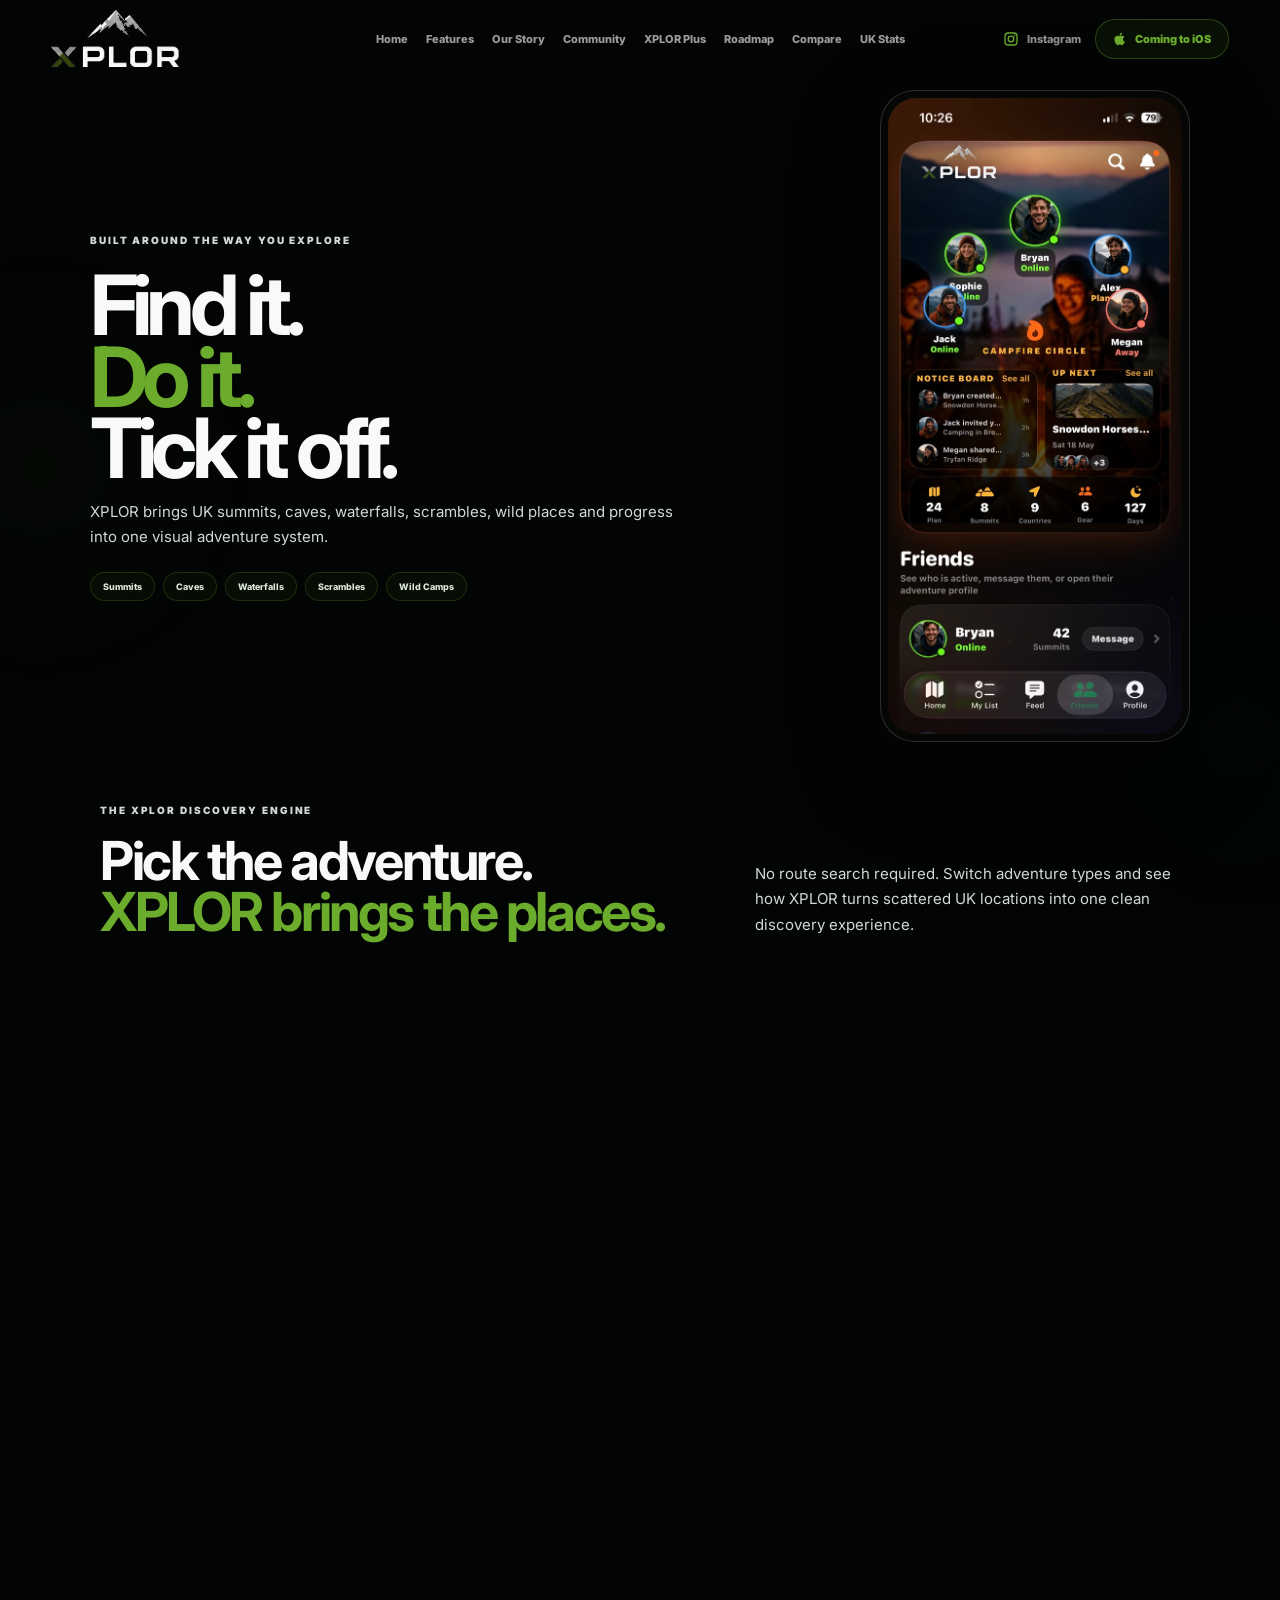
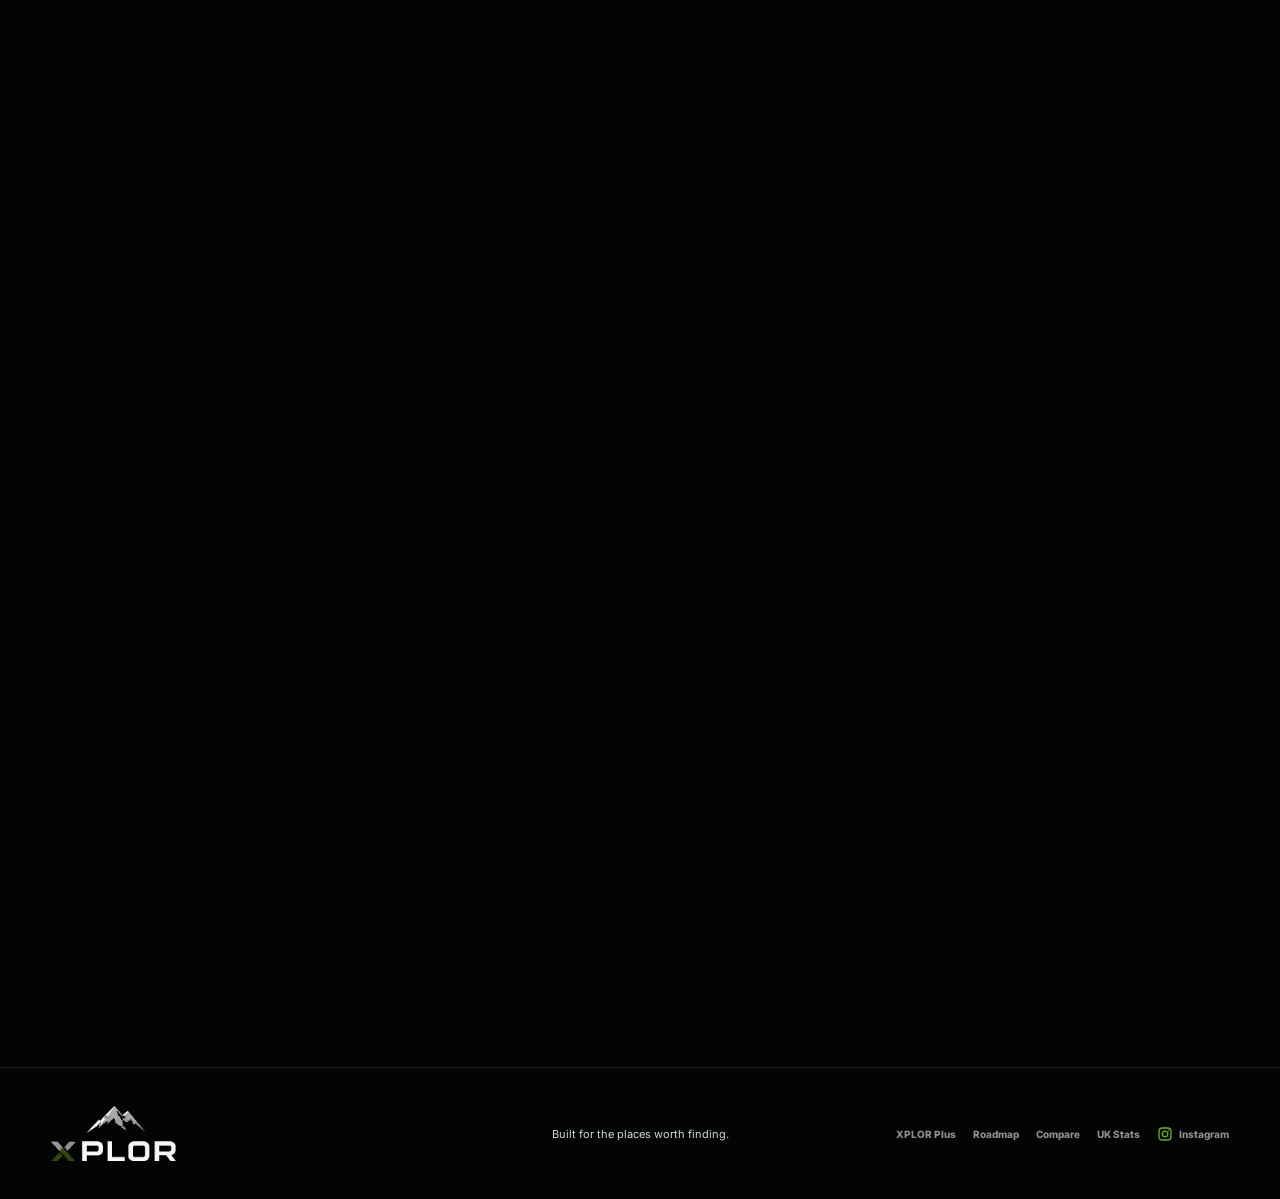
<file: features.html>
<!DOCTYPE html>
<html lang="en-GB">
<head>
  <meta charset="UTF-8">
  <meta name="viewport" content="width=device-width, initial-scale=1, viewport-fit=cover">
  <meta name="theme-color" content="#020503">
  <title>XPLOR Features — UK Summit Tracker, Waterfall Finder & Cave App</title>
  <meta name="description" content="Explore the XPLOR UK adventure map, summit tracker, waterfall finder, cave tracking, wild camping, achievements and hiking progress with friends.">
  <meta name="robots" content="index, follow">
  <link rel="canonical" href="https://xplorappofficial.co.uk/features.html">
  <link rel="icon" href="favicon.ico" sizes="any">
  <link rel="icon" type="image/png" href="favicon.png">
  <meta property="og:title" content="XPLOR Features — Summit Tracker, Caves, Waterfalls & Friends">
  <meta property="og:description" content="Explore XPLOR features for UK summits, waterfalls, caves, wild camps, adventure progress, achievements and friends.">
  <meta property="og:type" content="website">
  <meta property="og:url" content="https://xplorappofficial.co.uk/features.html">
  <meta property="og:site_name" content="XPLOR">
  <link rel="preconnect" href="https://fonts.googleapis.com">
  <link rel="preconnect" href="https://fonts.gstatic.com" crossorigin>
  <link href="https://fonts.googleapis.com/css2?family=Inter:wght@400;500;600;700;800;900&display=swap" rel="stylesheet">
  <link rel="stylesheet" href="css/style.css?v=1200">
</head>
<body class="page-features">

<svg class="icon-sprite" aria-hidden="true" focusable="false">
  <symbol id="icon-instagram" viewBox="0 0 24 24">
    <rect x="3" y="3" width="18" height="18" rx="5" ry="5" fill="none" stroke="currentColor" stroke-width="2"/>
    <circle cx="12" cy="12" r="4.2" fill="none" stroke="currentColor" stroke-width="2"/>
    <circle cx="17.4" cy="6.7" r="1.1" fill="currentColor"/>
  </symbol>
  <symbol id="icon-apple" viewBox="0 0 24 24">
    <path fill="currentColor" d="M17.1 12.5c0-2.7 2.2-4 2.3-4.1-1.3-1.9-3.3-2.1-4-2.1-1.7-.2-3.3 1-4.1 1-.8 0-2.1-1-3.5-1-1.8 0-3.5 1.1-4.5 2.7-1.9 3.3-.5 8.2 1.4 10.8.9 1.3 2 2.8 3.4 2.7 1.4-.1 1.9-.9 3.6-.9 1.7 0 2.2.9 3.7.9s2.4-1.3 3.3-2.6c1-1.5 1.5-3 1.5-3.1-.1 0-3.1-1.2-3.1-4.3ZM14.3 4.6c.7-.9 1.2-2.1 1.1-3.3-1.1 0-2.5.8-3.3 1.7-.7.8-1.3 2-1.1 3.2 1.2.1 2.5-.6 3.3-1.6Z"/>
  </symbol>
</svg>

  <div class="global-noise"></div>
  <div class="global-glow global-glow-a"></div>
  <div class="global-glow global-glow-b"></div>
  
<header class="site-header" id="siteHeader">
  <a class="brand" href="index.html" aria-label="XPLOR home">
    <img src="images/xplor-logo.png" alt="XPLOR">
  </a>
  
<nav class="desktop-nav" aria-label="Main navigation">
  <a href="index.html">Home</a>
  <a href="features.html">Features</a>
  <a href="story.html">Our Story</a>
  <a href="community.html">Community</a>
  <a href="plus.html">XPLOR Plus</a>
  <a href="roadmap.html">Roadmap</a>
  <a href="compare.html">Compare</a>
  <a href="stats.html">UK Stats</a>
</nav>

  <div class="header-actions">
    <a class="instagram-nav" href="https://www.instagram.com/xplorappofficial" target="_blank" rel="noopener"><svg><use href="#icon-instagram"></use></svg><span>Instagram</span></a>
    <a class="nav-cta" href="download.html"><svg><use href="#icon-apple"></use></svg><span>Coming to iOS</span></a>
    <button class="menu-button" id="menuButton" aria-label="Open menu" aria-expanded="false"><span></span><span></span></button>
  </div>
</header>

<div class="mobile-menu" id="mobileMenu">
  <a href="index.html">Home</a>
  <a href="features.html">Features</a>
  <a href="story.html">Our Story</a>
  <a href="community.html">Community</a>
  <a href="plus.html">XPLOR Plus</a>
  <a href="roadmap.html">Roadmap</a>
  <a href="compare.html">Compare Apps</a>
  <a href="stats.html">UK Stats</a>
  <a href="https://www.instagram.com/xplorappofficial" target="_blank" rel="noopener"><svg class="inline-icon"><use href="#icon-instagram"></use></svg><span>Instagram</span></a>
  <a href="download.html" class="mobile-highlight">Coming to iOS</a>
</div>


  <main>
<section class="b9-features-hero">
  <div class="b9-features-copy reveal">
    <p class="eyebrow">BUILT AROUND THE WAY YOU EXPLORE</p>
    <h1>Find it.<br><span>Do it.</span><br>Tick it off.</h1>
    <p>XPLOR brings UK summits, caves, waterfalls, scrambles, wild places and progress into one visual adventure system.</p>
    <div class="b9-feature-pills">
      <span>Summits</span><span>Caves</span><span>Waterfalls</span><span>Scrambles</span><span>Wild Camps</span>
    </div>
  </div>
  <div class="b9-feature-screen reveal">
    <img src="images/app-mylist.jpeg" alt="XPLOR My List screen">
  </div>
</section>

<section class="b12-discovery-lab" id="discovery-lab">
  <div class="b12-discovery-head reveal">
    <div><p class="eyebrow">THE XPLOR DISCOVERY ENGINE</p><h2>Pick the adventure.<span>XPLOR brings the places.</span></h2></div>
    <p>No route search required. Switch adventure types and see how XPLOR turns scattered UK locations into one clean discovery experience.</p>
  </div>
  <div class="b12-discovery-shell reveal">
    <div class="b12-discovery-tabs" role="tablist" aria-label="Adventure types">
      <button class="active" data-scene="summits">▲ <span>Summits</span></button>
      <button data-scene="caves">◉ <span>Caves</span></button>
      <button data-scene="waterfalls">● <span>Waterfalls</span></button>
      <button data-scene="scrambles">↗ <span>Scrambles</span></button>
      <button data-scene="camping">✦ <span>Wild camps</span></button>
    </div>
    <div class="b12-discovery-stage" data-current="summits">
      <div class="b12-stage-photo"><img id="b12SceneImage" src="images/ridge-01.png" alt="UK mountain ridge"></div>
      <div class="b12-stage-overlay"></div>
      <div class="b12-stage-logo"><img src="images/xplor-logo.png" alt="XPLOR"></div>
      <div class="b12-stage-copy">
        <p id="b12SceneEyebrow">SUMMITS</p>
        <h3 id="b12SceneTitle">See the peaks worth ticking off.</h3>
        <p id="b12SceneText">From famous mountain tops to the proper summit markers that are easy to miss, keep the UK in one visual list.</p>
      </div>
      <div class="b12-stage-stats">
        <span><b id="b12SceneCount">108</b> PLACES</span><span><b>1</b> APP</span><span><b>6</b> MATES</span>
      </div>
      <div class="b12-stage-phone"><img src="images/app-mylist.jpeg" alt="XPLOR My List screen"></div>
    </div>
    <div class="b12-discovery-foot">
      <span>DISCOVER</span><i></i><span>SAVE</span><i></i><span>COMPLETE</span><i></i><span>COMPARE</span>
    </div>
  </div>
</section>
<section class="b9-feature-flow">
  <article class="reveal">
    <span>01</span><h3>Discover</h3>
    <p>Open the map and instantly see what is around you — not just routes you already knew to search for.</p>
  </article>
  <article class="reveal">
    <span>02</span><h3>Plan</h3>
    <p>Save ideas, build your list and decide what the next weekend actually looks like.</p>
  </article>
  <article class="reveal">
    <span>03</span><h3>Complete</h3>
    <p>Tick locations off, build UK progress and create a permanent record of where you have been.</p>
  </article>
  <article class="reveal">
    <span>04</span><h3>Compare</h3>
    <p>See what H, Paul, Ellis, Charlie, Jake and Josh have done — and what is still waiting for the crew.</p>
  </article>
</section>

<section class="b9-feature-photo-grid">
  <figure class="reveal"><img src="images/cave-01.png" alt="UK cave"><figcaption>CAVES</figcaption></figure>
  <figure class="reveal"><img src="images/waterfall-01.png" alt="UK waterfall"><figcaption>WATERFALLS</figcaption></figure>
  <figure class="reveal"><img src="images/scramble-01.png" alt="UK scramble"><figcaption>SCRAMBLES</figcaption></figure>
</section>

<section class="b8-photo-break reveal" style="--img:url('../images/scramble-02.png')"><div><p class="eyebrow">RIDGES, CAVES, FALLS</p><h2>One app for the adventures that do not fit in one box.</h2></div></section></main>
  
<footer class="site-footer">
  <a class="footer-logo" href="index.html"><img src="images/xplor-logo.png" alt="XPLOR"></a>
  <p>Built for the places worth finding.</p>
  <div class="footer-links">
    <a href="plus.html">XPLOR Plus</a>
    <a href="roadmap.html">Roadmap</a>
    <a href="compare.html">Compare</a>
    <a href="stats.html">UK Stats</a>
    <a href="https://www.instagram.com/xplorappofficial" target="_blank" rel="noopener"><svg class="inline-icon"><use href="#icon-instagram"></use></svg><span>Instagram</span></a>
  </div>
</footer>

  <script src="js/main.js?v=1200"></script>
</body>
</html>
</file>
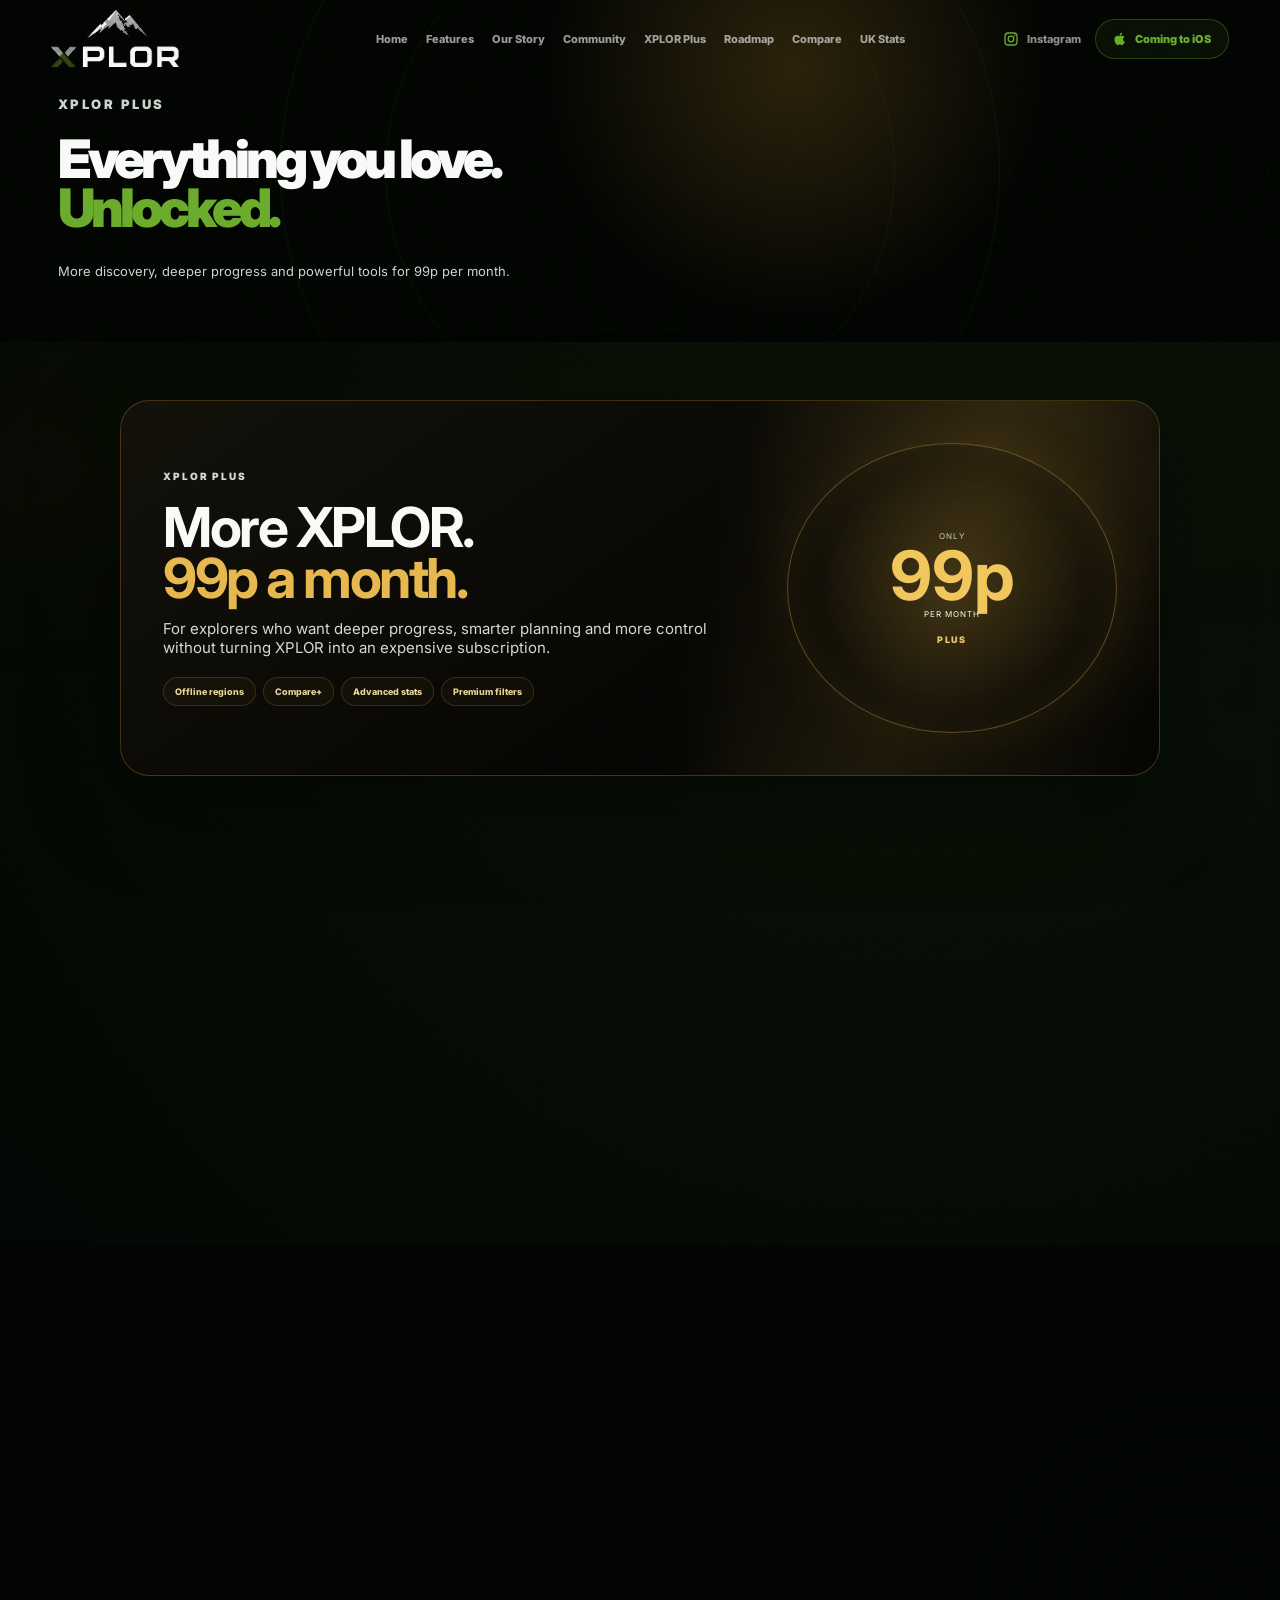
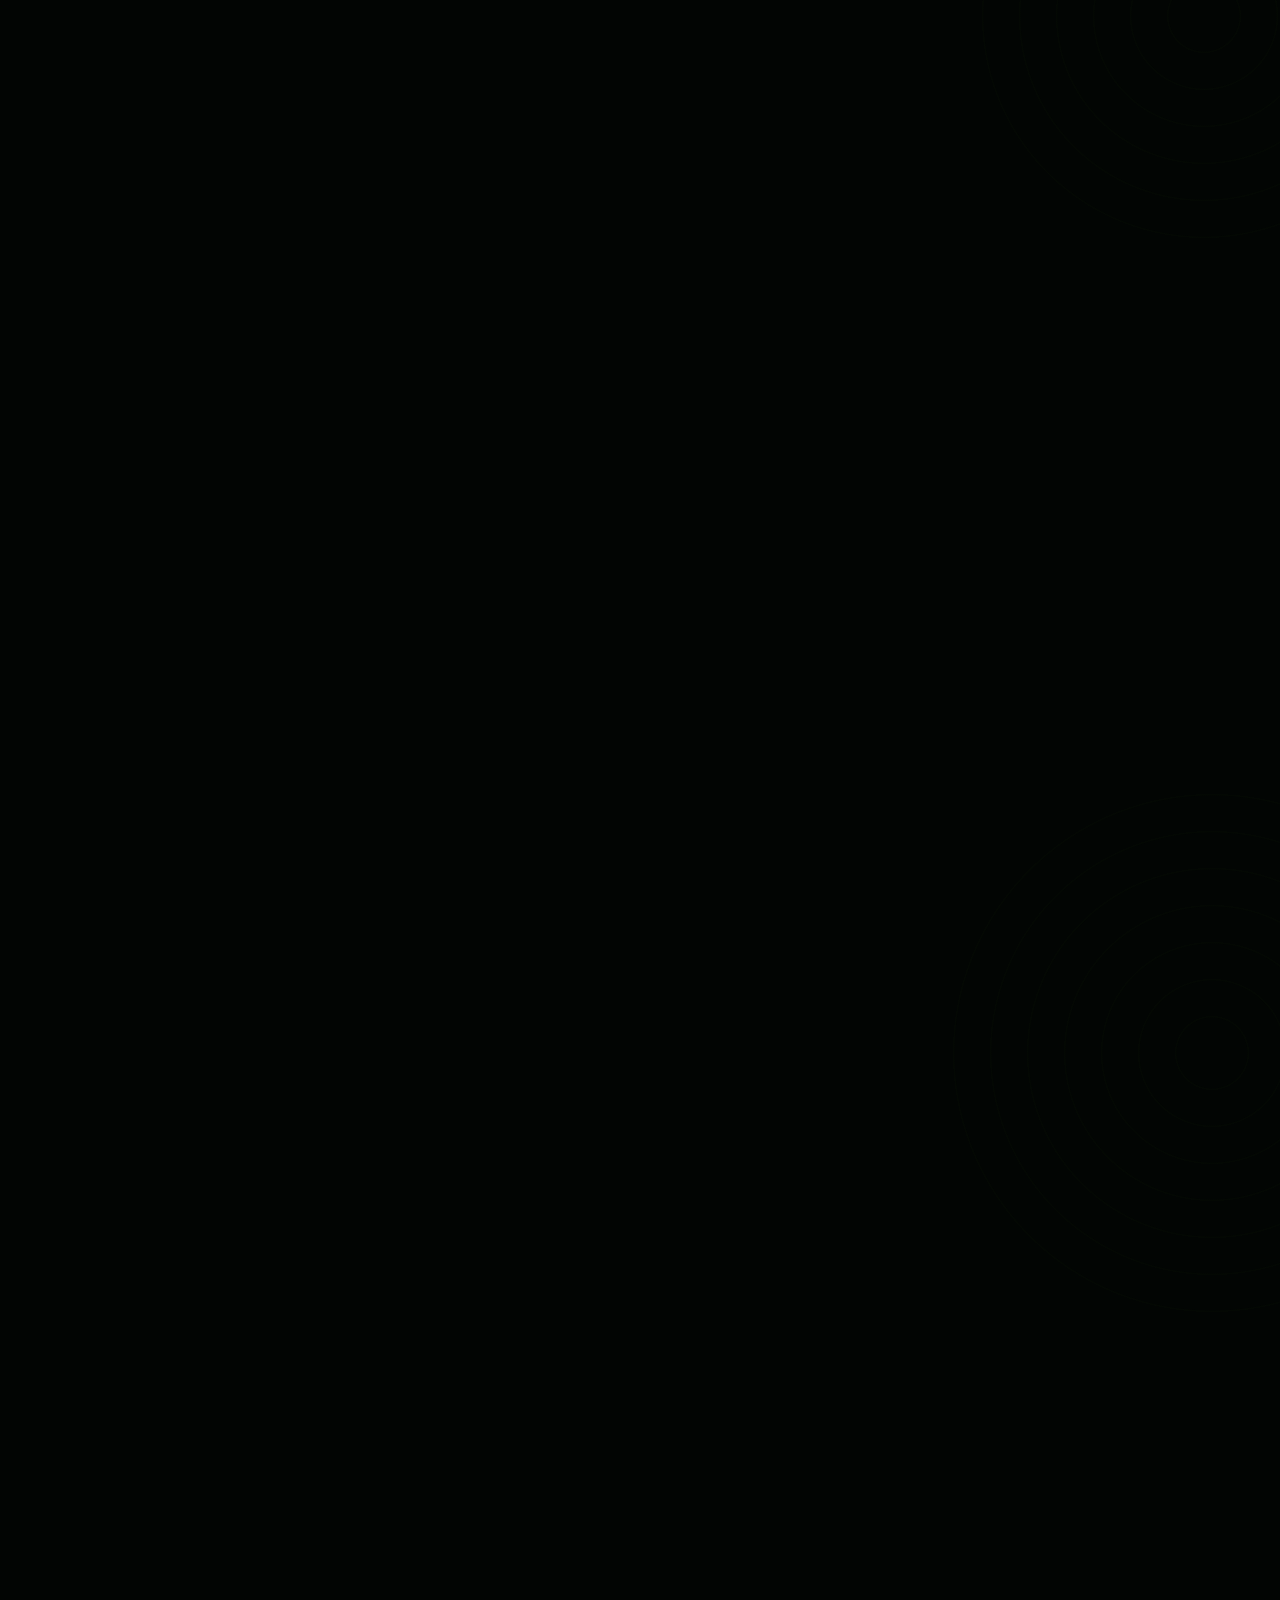
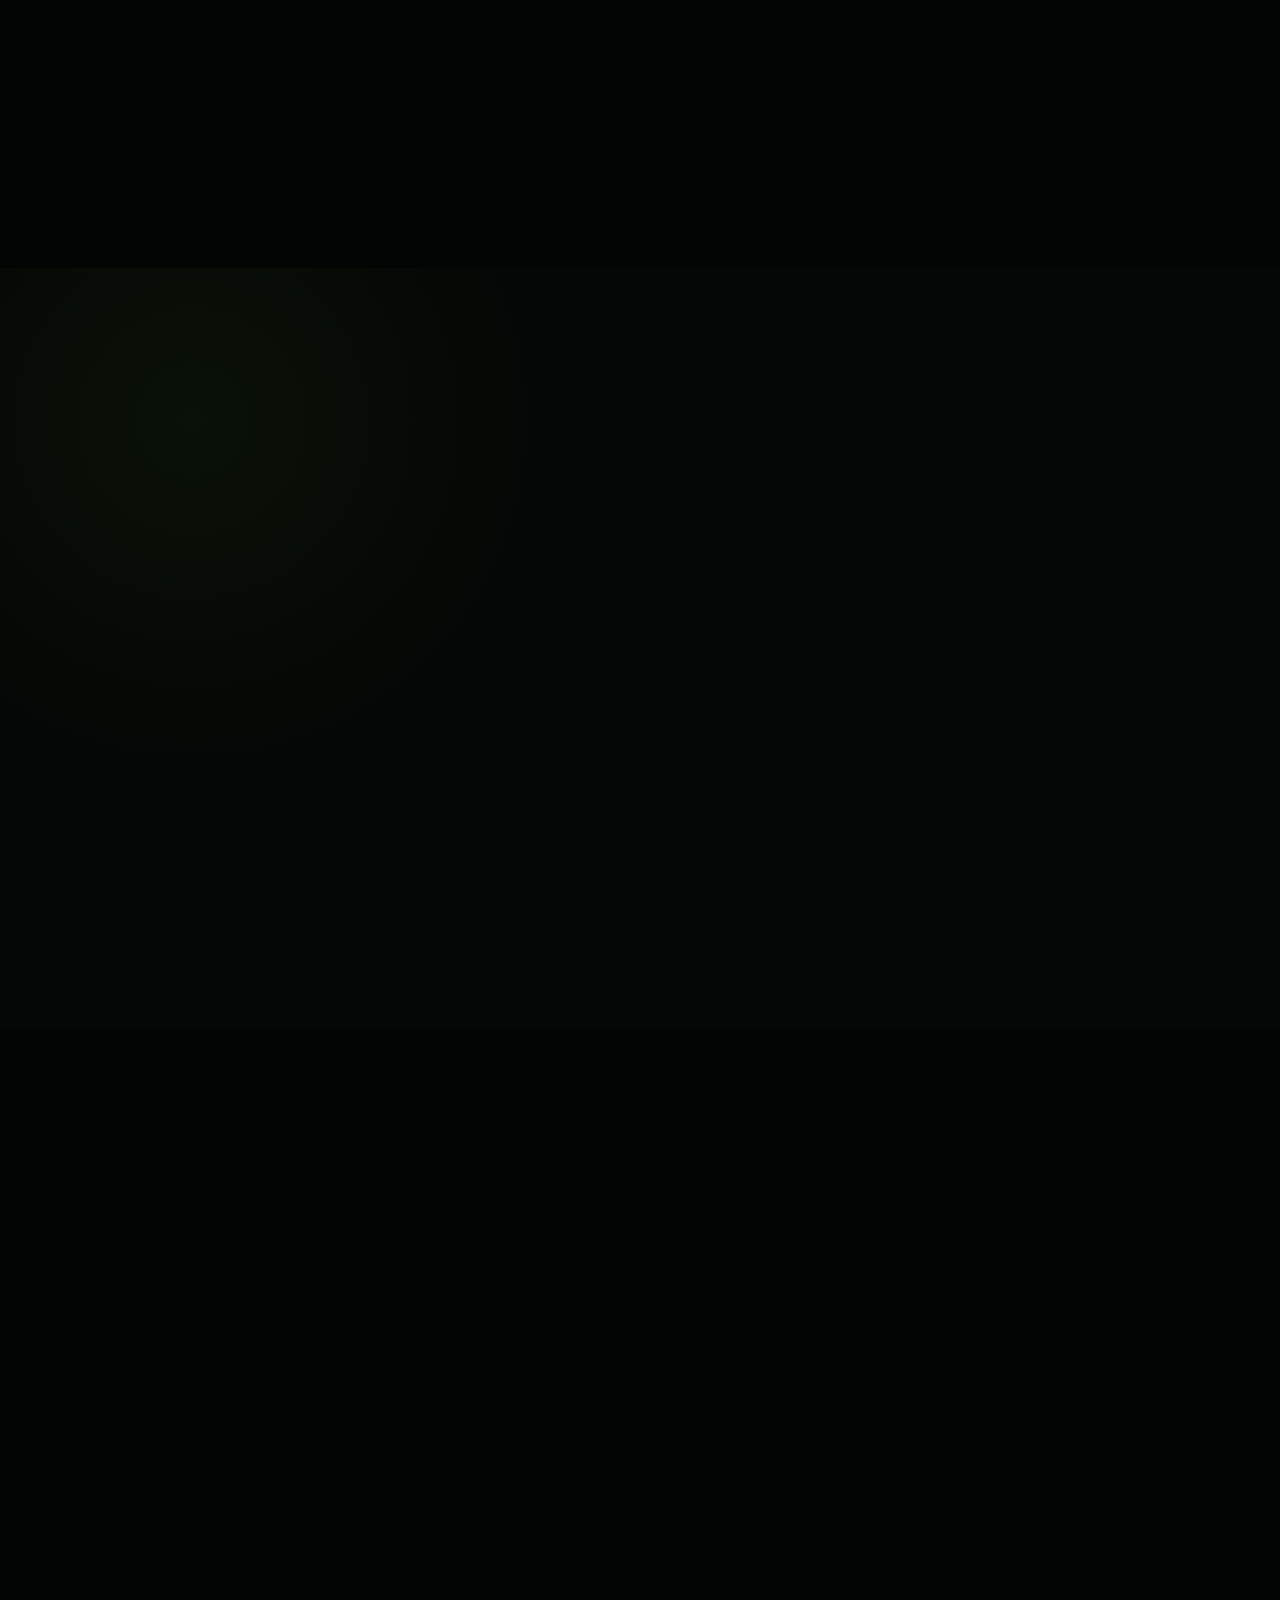
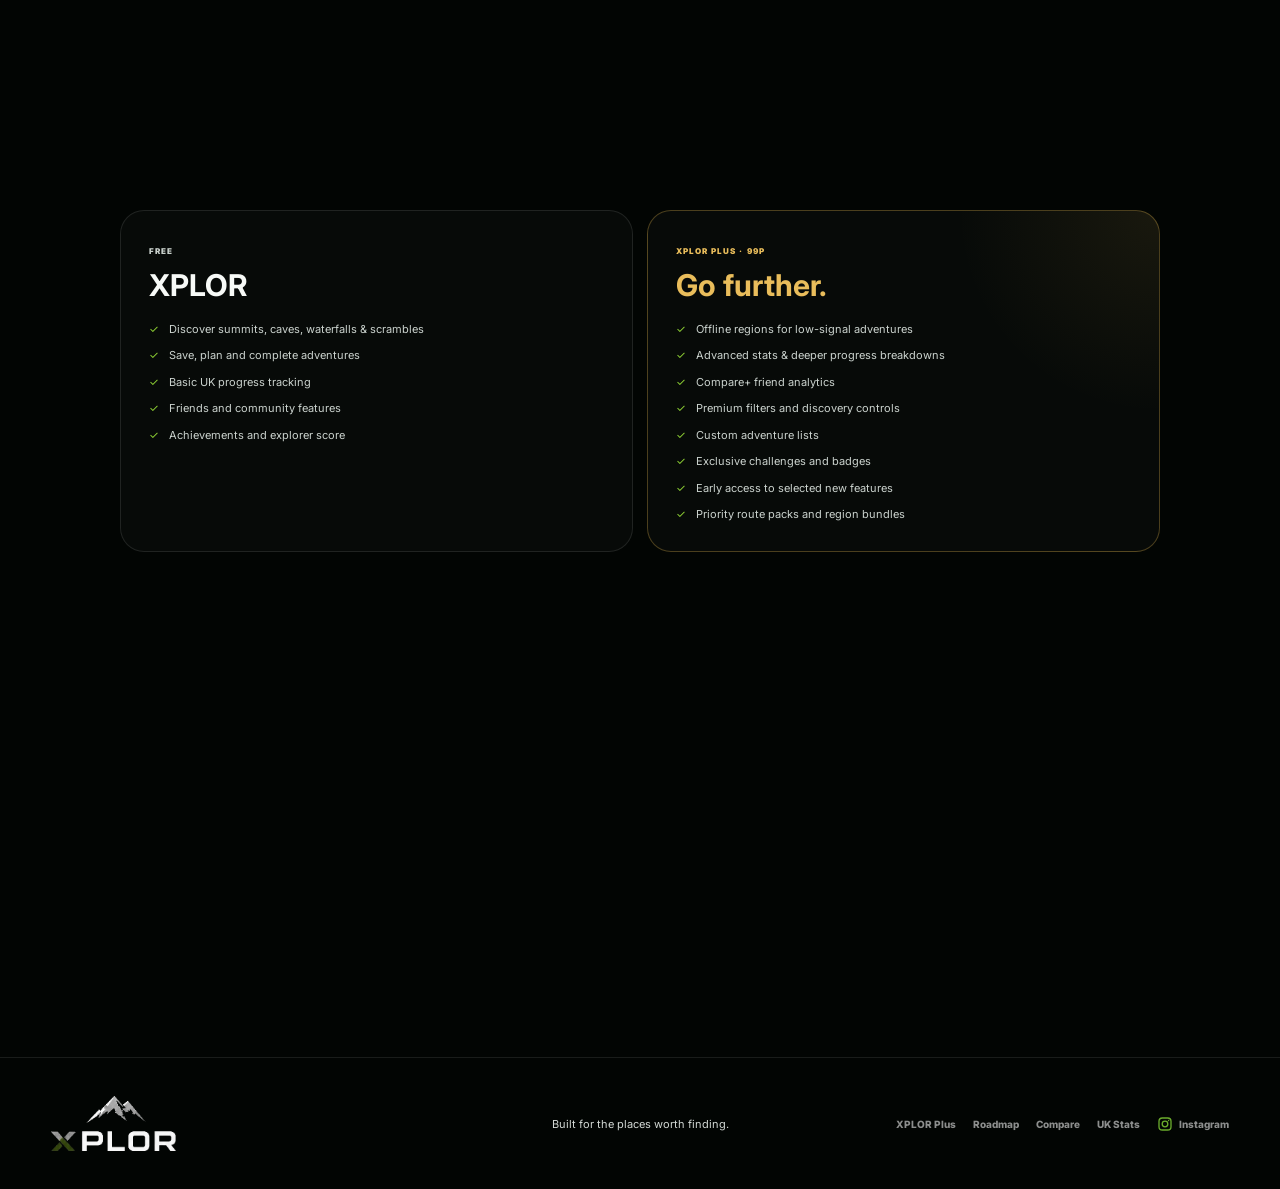
<file: plus.html>
<!DOCTYPE html>
<html lang="en-GB">
<head>
  <meta charset="UTF-8">
  <meta name="viewport" content="width=device-width, initial-scale=1, viewport-fit=cover">
  <meta name="theme-color" content="#020503">
  <title>XPLOR Plus — Premium UK Adventure App Features for 99p</title>
  <meta name="description" content="XPLOR Plus unlocks premium UK adventure features for 99p per month including offline regions, advanced hiking statistics, custom lists, filters, Compare+ and challenges.">
  <meta name="robots" content="index, follow">
  <link rel="canonical" href="https://xplorappofficial.co.uk/plus.html">
  <link rel="icon" href="favicon.ico" sizes="any">
  <link rel="icon" type="image/png" href="favicon.png">
  <meta property="og:title" content="XPLOR Plus — Premium Adventure Features for 99p">
  <meta property="og:description" content="Discover XPLOR Plus for 99p per month, including offline regions, advanced statistics, custom collections, Compare+, filters and challenges.">
  <meta property="og:type" content="website">
  <meta property="og:url" content="https://xplorappofficial.co.uk/plus.html">
  <meta property="og:site_name" content="XPLOR">
  <link rel="preconnect" href="https://fonts.googleapis.com">
  <link rel="preconnect" href="https://fonts.gstatic.com" crossorigin>
  <link href="https://fonts.googleapis.com/css2?family=Inter:wght@400;500;600;700;800;900&display=swap" rel="stylesheet">
  <link rel="stylesheet" href="css/style.css?v=1200">
  
<script type="application/ld+json">
{"@context":"https://schema.org","@type":"Product","name":"XPLOR Plus","description":"Premium XPLOR membership with offline regions, advanced statistics, custom collections and more.","offers":{"@type":"Offer","price":"0.99","priceCurrency":"GBP","availability":"https://schema.org/PreOrder"}}
</script>

</head>
<body class="page-plus">

<svg class="icon-sprite" aria-hidden="true" focusable="false">
  <symbol id="icon-instagram" viewBox="0 0 24 24">
    <rect x="3" y="3" width="18" height="18" rx="5" ry="5" fill="none" stroke="currentColor" stroke-width="2"/>
    <circle cx="12" cy="12" r="4.2" fill="none" stroke="currentColor" stroke-width="2"/>
    <circle cx="17.4" cy="6.7" r="1.1" fill="currentColor"/>
  </symbol>
  <symbol id="icon-apple" viewBox="0 0 24 24">
    <path fill="currentColor" d="M17.1 12.5c0-2.7 2.2-4 2.3-4.1-1.3-1.9-3.3-2.1-4-2.1-1.7-.2-3.3 1-4.1 1-.8 0-2.1-1-3.5-1-1.8 0-3.5 1.1-4.5 2.7-1.9 3.3-.5 8.2 1.4 10.8.9 1.3 2 2.8 3.4 2.7 1.4-.1 1.9-.9 3.6-.9 1.7 0 2.2.9 3.7.9s2.4-1.3 3.3-2.6c1-1.5 1.5-3 1.5-3.1-.1 0-3.1-1.2-3.1-4.3ZM14.3 4.6c.7-.9 1.2-2.1 1.1-3.3-1.1 0-2.5.8-3.3 1.7-.7.8-1.3 2-1.1 3.2 1.2.1 2.5-.6 3.3-1.6Z"/>
  </symbol>
</svg>

  <div class="global-noise"></div>
  <div class="global-glow global-glow-a"></div>
  <div class="global-glow global-glow-b"></div>
  
<header class="site-header" id="siteHeader">
  <a class="brand" href="index.html" aria-label="XPLOR home">
    <img src="images/xplor-logo.png" alt="XPLOR">
  </a>
  
<nav class="desktop-nav" aria-label="Main navigation">
  <a href="index.html">Home</a>
  <a href="features.html">Features</a>
  <a href="story.html">Our Story</a>
  <a href="community.html">Community</a>
  <a href="plus.html">XPLOR Plus</a>
  <a href="roadmap.html">Roadmap</a>
  <a href="compare.html">Compare</a>
  <a href="stats.html">UK Stats</a>
</nav>

  <div class="header-actions">
    <a class="instagram-nav" href="https://www.instagram.com/xplorappofficial" target="_blank" rel="noopener"><svg><use href="#icon-instagram"></use></svg><span>Instagram</span></a>
    <a class="nav-cta" href="download.html"><svg><use href="#icon-apple"></use></svg><span>Coming to iOS</span></a>
    <button class="menu-button" id="menuButton" aria-label="Open menu" aria-expanded="false"><span></span><span></span></button>
  </div>
</header>

<div class="mobile-menu" id="mobileMenu">
  <a href="index.html">Home</a>
  <a href="features.html">Features</a>
  <a href="story.html">Our Story</a>
  <a href="community.html">Community</a>
  <a href="plus.html">XPLOR Plus</a>
  <a href="roadmap.html">Roadmap</a>
  <a href="compare.html">Compare Apps</a>
  <a href="stats.html">UK Stats</a>
  <a href="https://www.instagram.com/xplorappofficial" target="_blank" rel="noopener"><svg class="inline-icon"><use href="#icon-instagram"></use></svg><span>Instagram</span></a>
  <a href="download.html" class="mobile-highlight">Coming to iOS</a>
</div>


  <main>
    
<section class="page-hero plus-hero">
  <div class="page-grid"></div>
  <div class="page-contour contour-a"></div>
  <div class="page-contour contour-b"></div>
  <div class="page-hero-inner reveal">
    <p class="eyebrow">XPLOR PLUS</p>
    <h1>Everything you love.<span>Unlocked.</span></h1>
    <p>More discovery, deeper progress and powerful tools for 99p per month.</p>
  </div>
</section>
<section class="b7-plus-hero-card reveal">
  <div class="b7-plus-glow"></div>
  <div class="b7-plus-copy">
    <p class="eyebrow">XPLOR PLUS</p>
    <h2>More XPLOR.<span>99p a month.</span></h2>
    <p>For explorers who want deeper progress, smarter planning and more control without turning XPLOR into an expensive subscription.</p>
    <div class="b7-plus-pills"><span>Offline regions</span><span>Compare+</span><span>Advanced stats</span><span>Premium filters</span></div>
  </div>
  <div class="b7-price-orb"><small>ONLY</small><strong>99p</strong><span>PER MONTH</span><i>PLUS</i></div>
</section>

<section class="plus-price-section reveal">
  <div class="plus-price-main"><span>ONLY</span><strong>99p</strong><b>per month</b></div>
  <p>Designed to feel like a no-brainer — useful premium tools without locking the main XPLOR experience away.</p>
</section>

<section class="content-section">
  <div class="content-wrap plus-bento">
    <article class="plus-card plus-card-wide reveal"><p class="eyebrow">OFFLINE EXPLORATION</p><h2>Download a region.<br>Keep exploring without signal.</h2><p>Take saved locations, progress and essential map detail into remote parts of Wales, Scotland and the Lake District.</p><div class="offline-visual"><span>SNOWDONIA</span><strong>Downloaded</strong><i>✓</i></div></article>
    <article class="plus-card reveal"><p class="eyebrow">ADVANCED STATS</p><h2>See more than a number.</h2><div class="plus-stat-ring"><strong>89.4%</strong><span>EXPLORER SCORE</span></div></article>
    <article class="plus-card reveal"><p class="eyebrow">CUSTOM COLLECTIONS</p><h2>Your own lists.</h2><ul><li>Winter summits</li><li>Best sunsets</li><li>2027 bucket list</li><li>Favourite wild camps</li></ul></article>
    <article class="plus-card reveal"><p class="eyebrow">COMPARE+</p><h2>Go deeper with friends.</h2><p>Highest summit, most caves, longest streak, biggest year, counties and National Parks.</p><div class="mini-versus"><span>H 89%</span><b>VS</b><span>B 84%</span></div></article>
    <article class="plus-card reveal"><p class="eyebrow">PREMIUM FILTERS</p><h2>Find exactly what suits the day.</h2><div class="filter-pills"><span>Hidden gems</span><span>Sunrise</span><span>Less busy</span><span>Dog friendly</span><span>Expert</span><span>Wild camp</span></div></article>
    <article class="plus-card plus-card-wide reveal"><p class="eyebrow">ADVENTURE REPLAY</p><h2>Turn every completion into a memory.</h2><p>Photos, date, weather, location and route details brought together in a cinematic timeline.</p><div class="replay-timeline"><i></i><div><strong>07:42</strong><span>Started route</span></div><div><strong>10:18</strong><span>Summit complete</span></div><div><strong>14:05</strong><span>Adventure saved</span></div></div></article>
    <article class="plus-card reveal"><p class="eyebrow">CHALLENGES</p><h2>Exclusive monthly missions.</h2><p>Complete themed challenges and unlock seasonal Plus badges.</p><div class="challenge-badge">✦</div></article>
    <article class="plus-card reveal"><p class="eyebrow">FOUNDER BADGE</p><h2>Join in year one.</h2><p>Keep a permanent Founder badge on your profile after the launch period ends.</p><div class="founder-badge">FOUNDER</div></article>
  </div>
</section>

<section class="plus-premium-strip reveal"><p class="eyebrow">XPLOR PLUS</p><h2>Built for the people who always ask,<span>“what else is nearby?”</span></h2><div><i>◫</i><i>◎</i><i>✦</i><i>↗</i><i>∞</i></div></section>
<section class="free-plus-section">
  <div class="content-wrap">
    <div class="section-heading reveal"><p class="eyebrow">FREE VS PLUS</p><h2>The main app stays useful.<span>Plus takes it further.</span></h2></div>
    <div class="free-plus-table reveal">
      <div class="table-head"><span>Feature</span><b>Free</b><b class="plus-col">Plus</b></div>
      <div><span>Discover and complete locations</span><b>✓</b><b class="plus-col">✓</b></div>
      <div><span>Friends and basic progress</span><b>✓</b><b class="plus-col">✓</b></div>
      <div><span>Offline regions</span><b>—</b><b class="plus-col">✓</b></div>
      <div><span>Advanced statistics</span><b>Basic</b><b class="plus-col">Full</b></div>
      <div><span>Custom collections</span><b>Limited</b><b class="plus-col">Unlimited</b></div>
      <div><span>Compare+ and challenges</span><b>—</b><b class="plus-col">✓</b></div>
    </div>
  </div>
</section>

<section class="plus-final reveal"><p class="eyebrow">COMING WITH XPLOR</p><h2>More adventure.<br>Less than a pound.</h2><strong>99p / month</strong><a class="button button-primary" href="download.html">Follow the launch ↗</a></section>

  
<section class="b8-plus-compare">
  <div class="section-heading reveal">
    <p class="eyebrow">FREE VS PLUS</p>
    <h2>Everything you need to start.<span>More when you want to go deeper.</span></h2>
  </div>
  <div class="b8-plus-grid">
    <article>
      <span>FREE</span>
      <h3>XPLOR</h3>
      <ul>
        <li>Discover summits, caves, waterfalls & scrambles</li>
        <li>Save, plan and complete adventures</li>
        <li>Basic UK progress tracking</li>
        <li>Friends and community features</li>
        <li>Achievements and explorer score</li>
      </ul>
    </article>
    <article class="is-plus">
      <span>XPLOR PLUS · 99P</span>
      <h3>Go further.</h3>
      <ul>
        <li>Offline regions for low-signal adventures</li>
        <li>Advanced stats & deeper progress breakdowns</li>
        <li>Compare+ friend analytics</li>
        <li>Premium filters and discovery controls</li>
        <li>Custom adventure lists</li>
        <li>Exclusive challenges and badges</li>
        <li>Early access to selected new features</li>
        <li>Priority route packs and region bundles</li>
      </ul>
    </article>
  </div>
</section>

<section class="b8-photo-break reveal" style="--img:url('../images/camp-01.png')"><div><p class="eyebrow">OUT THERE</p><h2>Plus is for the days when signal, detail and planning matter.</h2></div></section>
</main>
  
<footer class="site-footer">
  <a class="footer-logo" href="index.html"><img src="images/xplor-logo.png" alt="XPLOR"></a>
  <p>Built for the places worth finding.</p>
  <div class="footer-links">
    <a href="plus.html">XPLOR Plus</a>
    <a href="roadmap.html">Roadmap</a>
    <a href="compare.html">Compare</a>
    <a href="stats.html">UK Stats</a>
    <a href="https://www.instagram.com/xplorappofficial" target="_blank" rel="noopener"><svg class="inline-icon"><use href="#icon-instagram"></use></svg><span>Instagram</span></a>
  </div>
</footer>

  <script src="js/main.js?v=1200"></script>
</body>
</html>
</file>
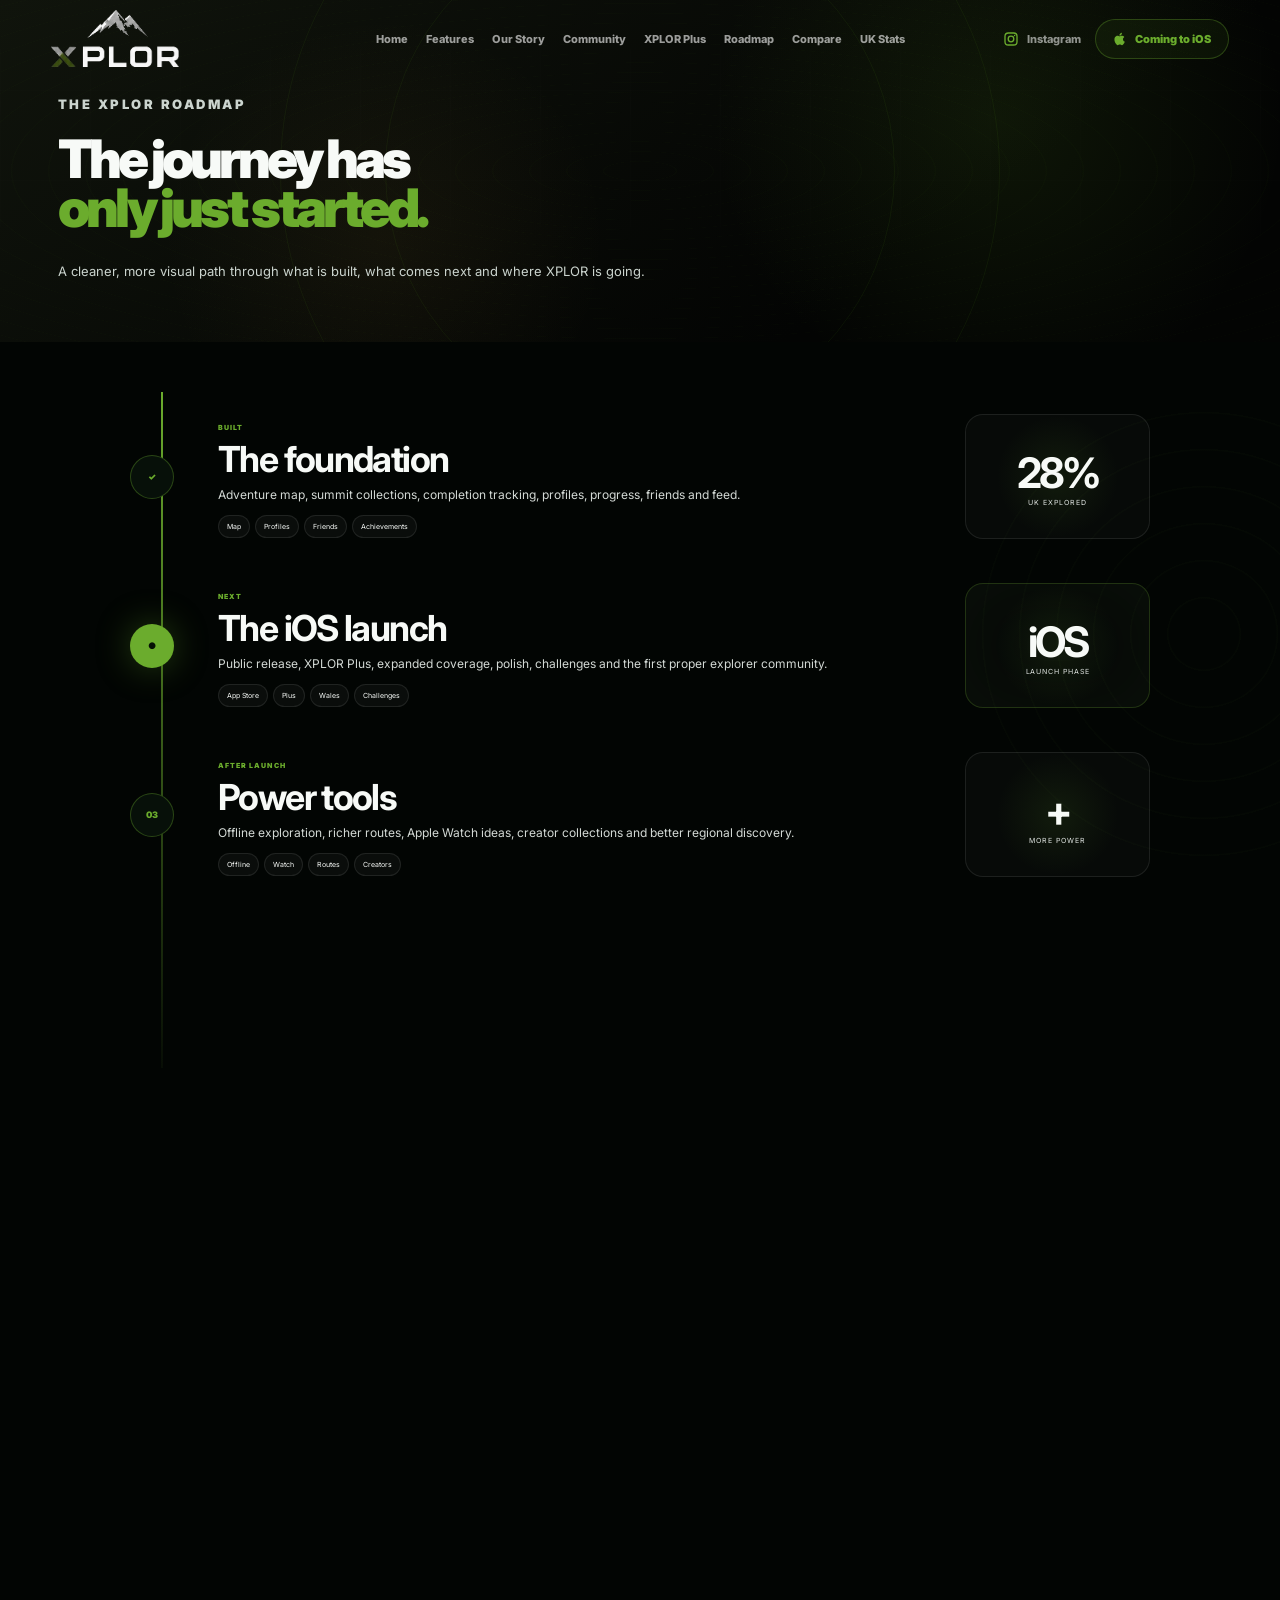
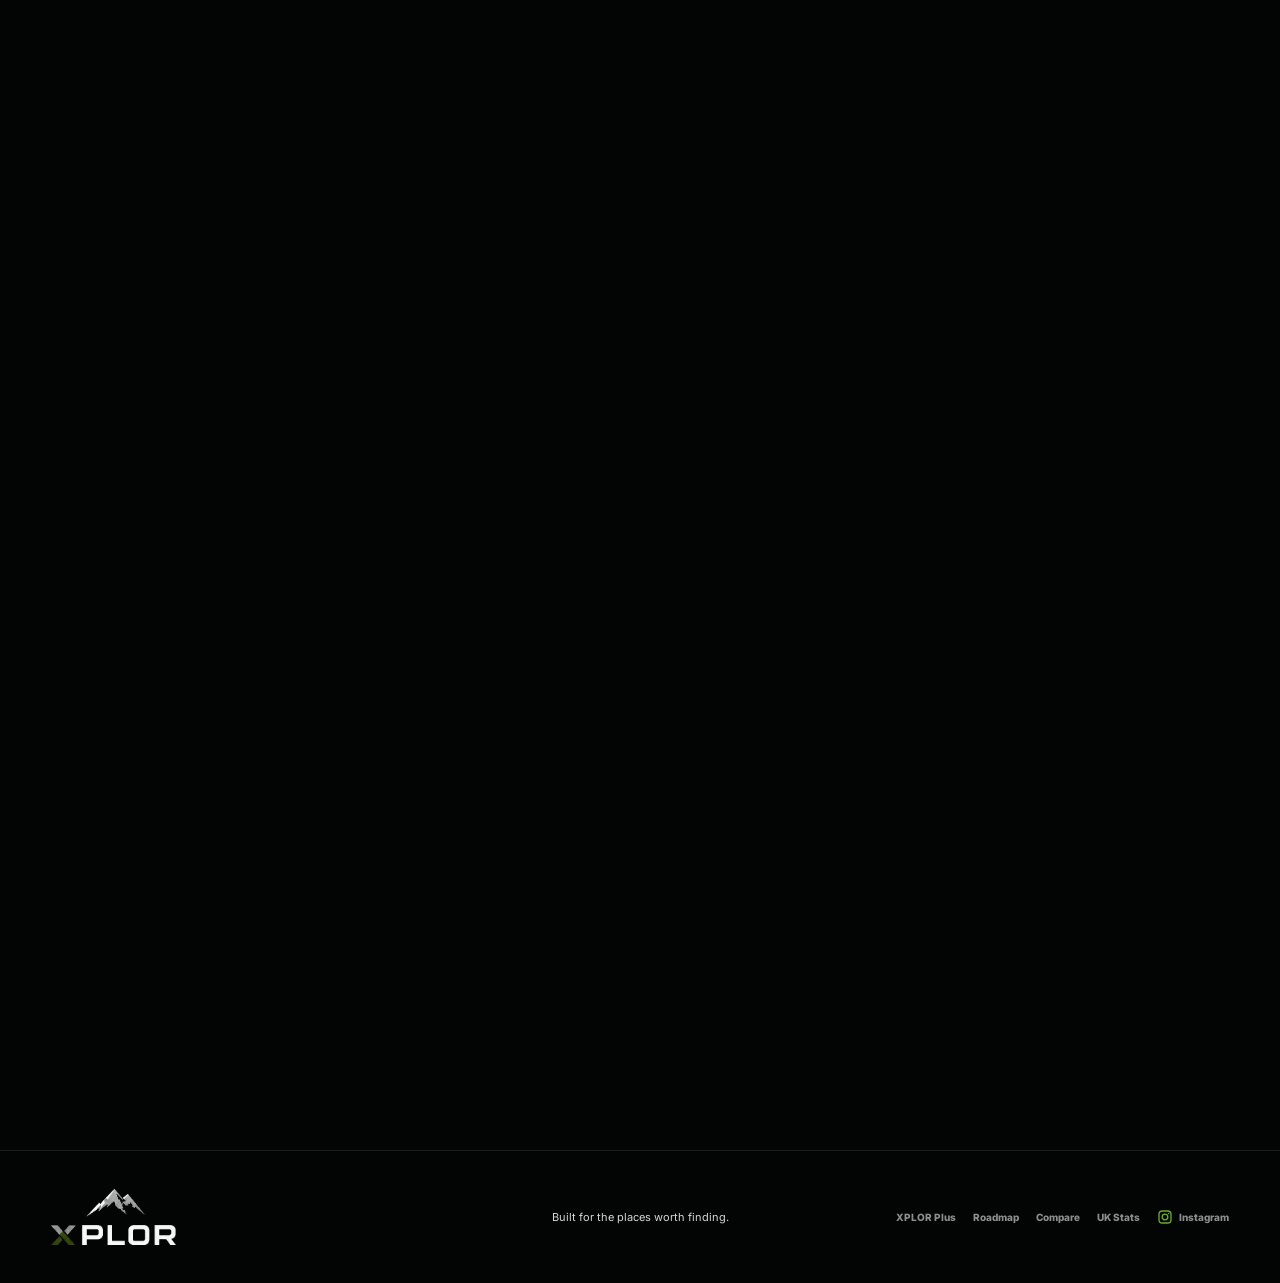
<file: roadmap.html>
<!DOCTYPE html>
<html lang="en-GB">
<head>
  <meta charset="UTF-8">
  <meta name="viewport" content="width=device-width, initial-scale=1, viewport-fit=cover">
  <meta name="theme-color" content="#020503">
  <title>XPLOR Roadmap — iOS Hiking App Launch & Future Features</title>
  <meta name="description" content="Follow the XPLOR roadmap from the iOS launch and XPLOR Plus to offline exploration, route tools, Apple Watch ideas, Android and future UK adventure features.">
  <meta name="robots" content="index, follow">
  <link rel="canonical" href="https://xplorappofficial.co.uk/roadmap.html">
  <link rel="icon" href="favicon.ico" sizes="any">
  <link rel="icon" type="image/png" href="favicon.png">
  <meta property="og:title" content="XPLOR Roadmap — iOS Launch, Plus and Future Features">
  <meta property="og:description" content="See the visual XPLOR roadmap covering the iOS launch, XPLOR Plus, offline tools, routes, Android and future expansion.">
  <meta property="og:type" content="website">
  <meta property="og:url" content="https://xplorappofficial.co.uk/roadmap.html">
  <meta property="og:site_name" content="XPLOR">
  <link rel="preconnect" href="https://fonts.googleapis.com">
  <link rel="preconnect" href="https://fonts.gstatic.com" crossorigin>
  <link href="https://fonts.googleapis.com/css2?family=Inter:wght@400;500;600;700;800;900&display=swap" rel="stylesheet">
  <link rel="stylesheet" href="css/style.css?v=1200">
  
</head>
<body class="page-roadmap">

<svg class="icon-sprite" aria-hidden="true" focusable="false">
  <symbol id="icon-instagram" viewBox="0 0 24 24">
    <rect x="3" y="3" width="18" height="18" rx="5" ry="5" fill="none" stroke="currentColor" stroke-width="2"/>
    <circle cx="12" cy="12" r="4.2" fill="none" stroke="currentColor" stroke-width="2"/>
    <circle cx="17.4" cy="6.7" r="1.1" fill="currentColor"/>
  </symbol>
  <symbol id="icon-apple" viewBox="0 0 24 24">
    <path fill="currentColor" d="M17.1 12.5c0-2.7 2.2-4 2.3-4.1-1.3-1.9-3.3-2.1-4-2.1-1.7-.2-3.3 1-4.1 1-.8 0-2.1-1-3.5-1-1.8 0-3.5 1.1-4.5 2.7-1.9 3.3-.5 8.2 1.4 10.8.9 1.3 2 2.8 3.4 2.7 1.4-.1 1.9-.9 3.6-.9 1.7 0 2.2.9 3.7.9s2.4-1.3 3.3-2.6c1-1.5 1.5-3 1.5-3.1-.1 0-3.1-1.2-3.1-4.3ZM14.3 4.6c.7-.9 1.2-2.1 1.1-3.3-1.1 0-2.5.8-3.3 1.7-.7.8-1.3 2-1.1 3.2 1.2.1 2.5-.6 3.3-1.6Z"/>
  </symbol>
</svg>

  <div class="global-noise"></div>
  <div class="global-glow global-glow-a"></div>
  <div class="global-glow global-glow-b"></div>
  
<header class="site-header" id="siteHeader">
  <a class="brand" href="index.html" aria-label="XPLOR home">
    <img src="images/xplor-logo.png" alt="XPLOR">
  </a>
  
<nav class="desktop-nav" aria-label="Main navigation">
  <a href="index.html">Home</a>
  <a href="features.html">Features</a>
  <a href="story.html">Our Story</a>
  <a href="community.html">Community</a>
  <a href="plus.html">XPLOR Plus</a>
  <a href="roadmap.html">Roadmap</a>
  <a href="compare.html">Compare</a>
  <a href="stats.html">UK Stats</a>
</nav>

  <div class="header-actions">
    <a class="instagram-nav" href="https://www.instagram.com/xplorappofficial" target="_blank" rel="noopener"><svg><use href="#icon-instagram"></use></svg><span>Instagram</span></a>
    <a class="nav-cta" href="download.html"><svg><use href="#icon-apple"></use></svg><span>Coming to iOS</span></a>
    <button class="menu-button" id="menuButton" aria-label="Open menu" aria-expanded="false"><span></span><span></span></button>
  </div>
</header>

<div class="mobile-menu" id="mobileMenu">
  <a href="index.html">Home</a>
  <a href="features.html">Features</a>
  <a href="story.html">Our Story</a>
  <a href="community.html">Community</a>
  <a href="plus.html">XPLOR Plus</a>
  <a href="roadmap.html">Roadmap</a>
  <a href="compare.html">Compare Apps</a>
  <a href="stats.html">UK Stats</a>
  <a href="https://www.instagram.com/xplorappofficial" target="_blank" rel="noopener"><svg class="inline-icon"><use href="#icon-instagram"></use></svg><span>Instagram</span></a>
  <a href="download.html" class="mobile-highlight">Coming to iOS</a>
</div>


  <main>
    
<section class="page-hero ">
  <div class="page-grid"></div>
  <div class="page-contour contour-a"></div>
  <div class="page-contour contour-b"></div>
  <div class="page-hero-inner reveal">
    <p class="eyebrow">THE XPLOR ROADMAP</p>
    <h1>The journey has<span>only just started.</span></h1>
    <p>A cleaner, more visual path through what is built, what comes next and where XPLOR is going.</p>
  </div>
</section>

<section class="content-section roadmap-section">
  <div class="content-wrap roadmap-track">
    <div class="roadmap-line"></div>
    <article class="roadmap-stop roadmap-complete reveal"><div class="roadmap-dot">✓</div><div class="roadmap-copy"><span>BUILT</span><h2>The foundation</h2><p>Adventure map, summit collections, completion tracking, profiles, progress, friends and feed.</p><div class="roadmap-tags"><i>Map</i><i>Profiles</i><i>Friends</i><i>Achievements</i></div></div><div class="roadmap-visual rv-one"><strong>28%</strong><span>UK explored</span></div></article>
    <article class="roadmap-stop roadmap-current reveal"><div class="roadmap-dot">●</div><div class="roadmap-copy"><span>NEXT</span><h2>The iOS launch</h2><p>Public release, XPLOR Plus, expanded coverage, polish, challenges and the first proper explorer community.</p><div class="roadmap-tags"><i>App Store</i><i>Plus</i><i>Wales</i><i>Challenges</i></div></div><div class="roadmap-visual rv-two"><strong>iOS</strong><span>launch phase</span></div></article>
    <article class="roadmap-stop reveal"><div class="roadmap-dot">03</div><div class="roadmap-copy"><span>AFTER LAUNCH</span><h2>Power tools</h2><p>Offline exploration, richer routes, Apple Watch ideas, creator collections and better regional discovery.</p><div class="roadmap-tags"><i>Offline</i><i>Watch</i><i>Routes</i><i>Creators</i></div></div><div class="roadmap-visual rv-three"><strong>+</strong><span>more power</span></div></article>
    <article class="roadmap-stop reveal"><div class="roadmap-dot">04</div><div class="roadmap-copy"><span>THE HORIZON</span><h2>Beyond Britain</h2><p>Android, new countries and a much larger exploration platform — only when the UK experience is genuinely ready.</p><div class="roadmap-tags"><i>Android</i><i>Europe</i><i>Worldwide</i></div></div><div class="roadmap-visual rv-four"><strong>∞</strong><span>future routes</span></div></article>
  </div>
</section>

  <section class="roadmap-horizon reveal"><div><p class="eyebrow">THE HORIZON</p><h2>Build Britain first.<span>Then go further.</span></h2><p>XPLOR earns the right to expand by making the UK experience brilliant first.</p></div><div class="horizon-markers"><span>iOS</span><span>Plus</span><span>Offline</span><span>Watch</span><span>Android</span><span>Worldwide</span></div></section>
<section class="b8-photo-break reveal" style="--img:url('../images/ridge-01.png')"><div><p class="eyebrow">THE NEXT RIDGE</p><h2>Build the UK experience first. Then take XPLOR further.</h2></div></section>

<section class="b11-roadmap-lab reveal">
  <div class="b11-roadmap-copy">
    <p class="eyebrow">THE BUILD LAB</p>
    <h2>Not a promise wall.<span>A direction of travel.</span></h2>
    <p>XPLOR grows by making the core UK experience better first — then adding the tools that make real adventures easier to plan, track and remember.</p>
  </div>
  <div class="b11-roadmap-radar">
    <div class="radar-ring r1"></div><div class="radar-ring r2"></div><div class="radar-ring r3"></div>
    <span class="road-node n1">Offline</span><span class="road-node n2">Watch</span><span class="road-node n3">Routes</span><span class="road-node n4">Android</span><span class="road-node n5">Worldwide</span>
    <div class="radar-core">X</div>
  </div>
</section>

<section class="b11-roadmap-cards">
  <article class="reveal"><span>NOW</span><h3>Polish the UK core</h3><p>Map, progress, lists, discovery and social comparison need to feel brilliant before anything else.</p></article>
  <article class="reveal"><span>NEXT</span><h3>Offline adventure tools</h3><p>Saved regions, lightweight offline map access and trip-ready information for low-signal places.</p></article>
  <article class="reveal"><span>AFTER</span><h3>Wearable + route layers</h3><p>Watch support, live progress, route detail and better on-adventure utility.</p></article>
  <article class="reveal"><span>LATER</span><h3>Beyond Britain</h3><p>Android and wider geography only after the XPLOR experience earns the expansion.</p></article>
</section>

</main>
  
<footer class="site-footer">
  <a class="footer-logo" href="index.html"><img src="images/xplor-logo.png" alt="XPLOR"></a>
  <p>Built for the places worth finding.</p>
  <div class="footer-links">
    <a href="plus.html">XPLOR Plus</a>
    <a href="roadmap.html">Roadmap</a>
    <a href="compare.html">Compare</a>
    <a href="stats.html">UK Stats</a>
    <a href="https://www.instagram.com/xplorappofficial" target="_blank" rel="noopener"><svg class="inline-icon"><use href="#icon-instagram"></use></svg><span>Instagram</span></a>
  </div>
</footer>

  <script src="js/main.js?v=1200"></script>
</body>
</html>
</file>
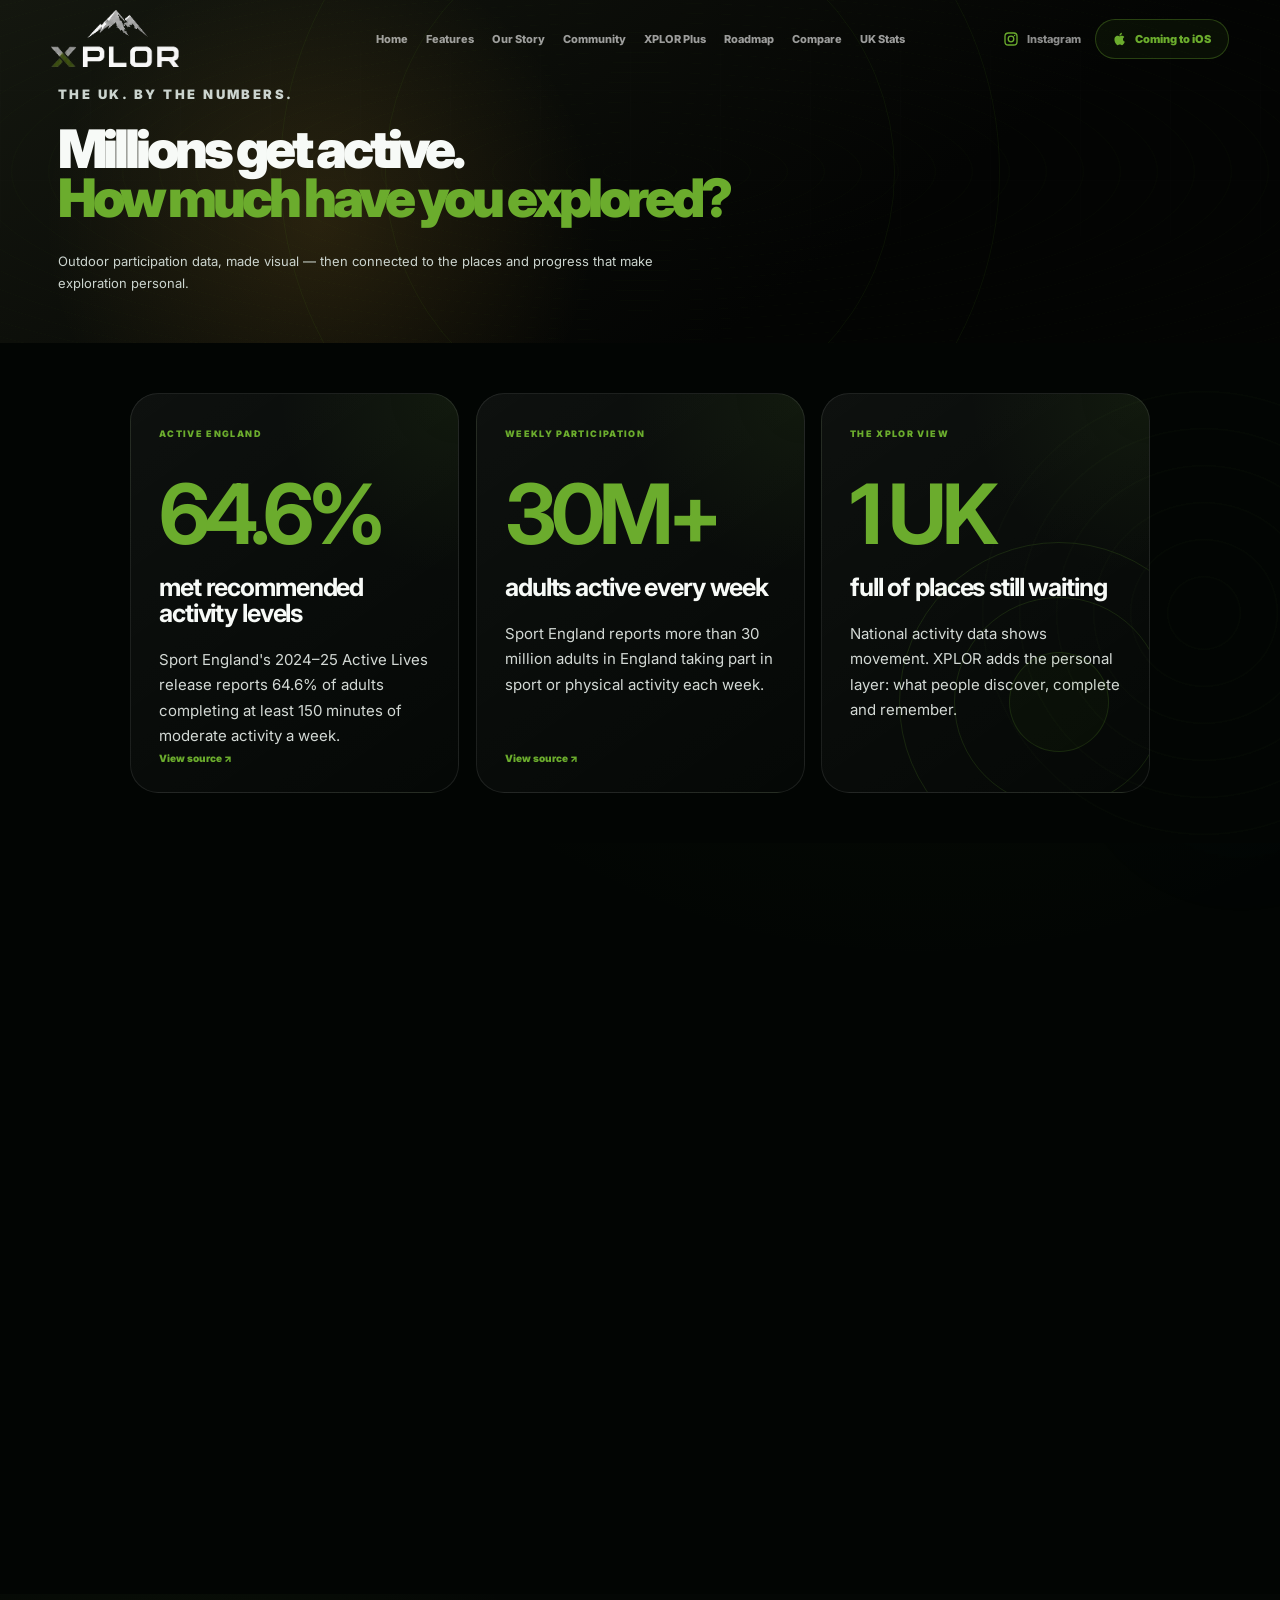
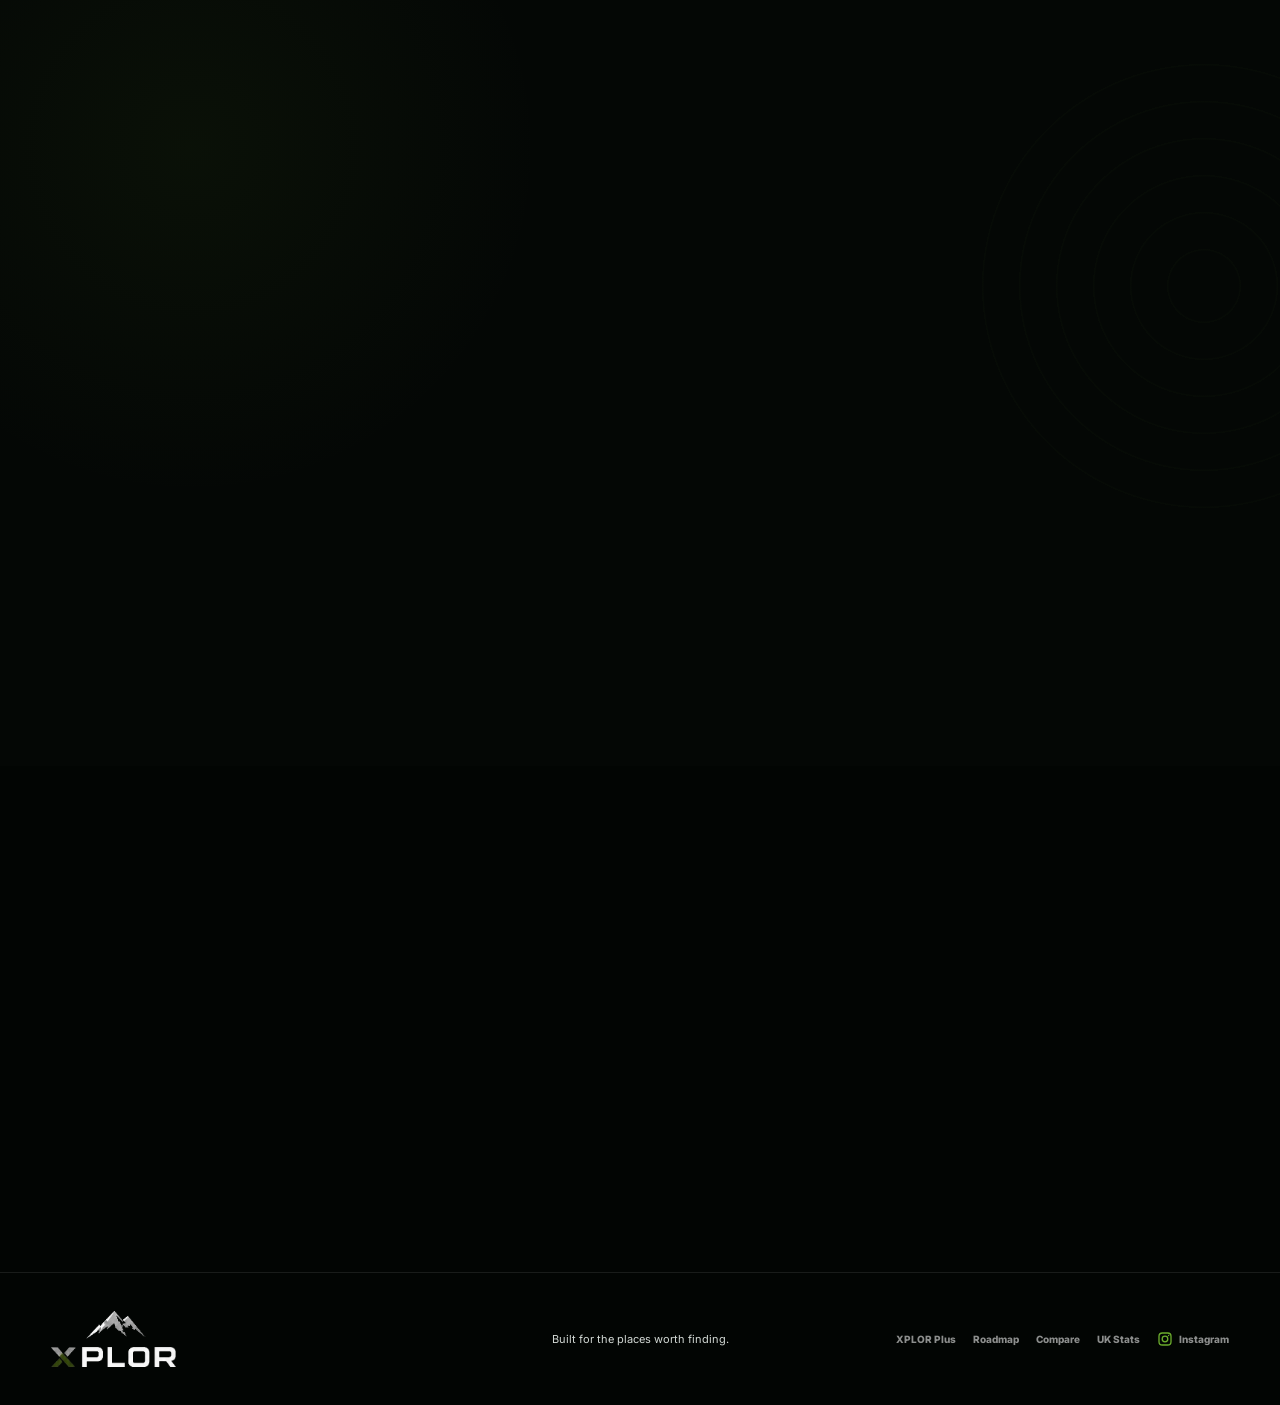
<file: stats.html>
<!DOCTYPE html>
<html lang="en-GB">
<head>
  <meta charset="UTF-8">
  <meta name="viewport" content="width=device-width, initial-scale=1, viewport-fit=cover">
  <meta name="theme-color" content="#020503">
  <title>UK Hiking & Outdoor Statistics — XPLOR Adventure App</title>
  <meta name="description" content="Explore UK walking, hiking and outdoor participation statistics and see how XPLOR connects activity with summits, waterfalls, caves, progress and friends.">
  <meta name="robots" content="index, follow">
  <link rel="canonical" href="https://xplorappofficial.co.uk/stats.html">
  <link rel="icon" href="favicon.ico" sizes="any">
  <link rel="icon" type="image/png" href="favicon.png">
  <meta property="og:title" content="UK Hiking & Outdoor Statistics — XPLOR">
  <meta property="og:description" content="Explore UK outdoor participation statistics and how XPLOR connects activity with summits, waterfalls, caves, progress and friends.">
  <meta property="og:type" content="website">
  <meta property="og:url" content="https://xplorappofficial.co.uk/stats.html">
  <meta property="og:site_name" content="XPLOR">
  <link rel="preconnect" href="https://fonts.googleapis.com">
  <link rel="preconnect" href="https://fonts.gstatic.com" crossorigin>
  <link href="https://fonts.googleapis.com/css2?family=Inter:wght@400;500;600;700;800;900&display=swap" rel="stylesheet">
  <link rel="stylesheet" href="css/style.css?v=1200">
  
</head>
<body class="page-stats">

<svg class="icon-sprite" aria-hidden="true" focusable="false">
  <symbol id="icon-instagram" viewBox="0 0 24 24">
    <rect x="3" y="3" width="18" height="18" rx="5" ry="5" fill="none" stroke="currentColor" stroke-width="2"/>
    <circle cx="12" cy="12" r="4.2" fill="none" stroke="currentColor" stroke-width="2"/>
    <circle cx="17.4" cy="6.7" r="1.1" fill="currentColor"/>
  </symbol>
  <symbol id="icon-apple" viewBox="0 0 24 24">
    <path fill="currentColor" d="M17.1 12.5c0-2.7 2.2-4 2.3-4.1-1.3-1.9-3.3-2.1-4-2.1-1.7-.2-3.3 1-4.1 1-.8 0-2.1-1-3.5-1-1.8 0-3.5 1.1-4.5 2.7-1.9 3.3-.5 8.2 1.4 10.8.9 1.3 2 2.8 3.4 2.7 1.4-.1 1.9-.9 3.6-.9 1.7 0 2.2.9 3.7.9s2.4-1.3 3.3-2.6c1-1.5 1.5-3 1.5-3.1-.1 0-3.1-1.2-3.1-4.3ZM14.3 4.6c.7-.9 1.2-2.1 1.1-3.3-1.1 0-2.5.8-3.3 1.7-.7.8-1.3 2-1.1 3.2 1.2.1 2.5-.6 3.3-1.6Z"/>
  </symbol>
</svg>

  <div class="global-noise"></div>
  <div class="global-glow global-glow-a"></div>
  <div class="global-glow global-glow-b"></div>
  
<header class="site-header" id="siteHeader">
  <a class="brand" href="index.html" aria-label="XPLOR home">
    <img src="images/xplor-logo.png" alt="XPLOR">
  </a>
  
<nav class="desktop-nav" aria-label="Main navigation">
  <a href="index.html">Home</a>
  <a href="features.html">Features</a>
  <a href="story.html">Our Story</a>
  <a href="community.html">Community</a>
  <a href="plus.html">XPLOR Plus</a>
  <a href="roadmap.html">Roadmap</a>
  <a href="compare.html">Compare</a>
  <a href="stats.html">UK Stats</a>
</nav>

  <div class="header-actions">
    <a class="instagram-nav" href="https://www.instagram.com/xplorappofficial" target="_blank" rel="noopener"><svg><use href="#icon-instagram"></use></svg><span>Instagram</span></a>
    <a class="nav-cta" href="download.html"><svg><use href="#icon-apple"></use></svg><span>Coming to iOS</span></a>
    <button class="menu-button" id="menuButton" aria-label="Open menu" aria-expanded="false"><span></span><span></span></button>
  </div>
</header>

<div class="mobile-menu" id="mobileMenu">
  <a href="index.html">Home</a>
  <a href="features.html">Features</a>
  <a href="story.html">Our Story</a>
  <a href="community.html">Community</a>
  <a href="plus.html">XPLOR Plus</a>
  <a href="roadmap.html">Roadmap</a>
  <a href="compare.html">Compare Apps</a>
  <a href="stats.html">UK Stats</a>
  <a href="https://www.instagram.com/xplorappofficial" target="_blank" rel="noopener"><svg class="inline-icon"><use href="#icon-instagram"></use></svg><span>Instagram</span></a>
  <a href="download.html" class="mobile-highlight">Coming to iOS</a>
</div>


  <main>
    
<section class="page-hero ">
  <div class="page-grid"></div>
  <div class="page-contour contour-a"></div>
  <div class="page-contour contour-b"></div>
  <div class="page-hero-inner reveal">
    <p class="eyebrow">THE UK. BY THE NUMBERS.</p>
    <h1>Millions get active.<span>How much have you explored?</span></h1>
    <p>Outdoor participation data, made visual — then connected to the places and progress that make exploration personal.</p>
  </div>
</section>

<section class="content-section">
  <div class="content-wrap stats-grid">
    <article class="stat-card reveal"><span>ACTIVE ENGLAND</span><strong>64.6%</strong><h2>met recommended activity levels</h2><p>Sport England's 2024–25 Active Lives release reports 64.6% of adults completing at least 150 minutes of moderate activity a week.</p><a href="https://www.sportengland.org/research-and-data/data/active-lives/active-lives-data-tables" target="_blank" rel="noopener">View source ↗</a></article>
    <article class="stat-card reveal"><span>WEEKLY PARTICIPATION</span><strong>30M+</strong><h2>adults active every week</h2><p>Sport England reports more than 30 million adults in England taking part in sport or physical activity each week.</p><a href="https://www.sportengland.org/news-and-inspiration/record-numbers-playing-sport-and-taking-part-physical-activity" target="_blank" rel="noopener">View source ↗</a></article>
    <article class="stat-card stat-map-card reveal"><span>THE XPLOR VIEW</span><strong>1 UK</strong><h2>full of places still waiting</h2><p>National activity data shows movement. XPLOR adds the personal layer: what people discover, complete and remember.</p><div class="stat-orbits"><i></i><i></i><i></i></div></article>
  </div>
</section>


<section class="b9-stats-layout reveal">
  <div class="b9-stats-intro">
    <p class="eyebrow">UK OUTDOORS AT A GLANCE</p>
    <h2>The audience is already outside.<span>XPLOR gives them somewhere to track it.</span></h2>
    <p>Instead of another generic bar chart, this view shows the scale of outdoor interest across the categories XPLOR is built around.</p>
  </div>
  <div class="b9-orbit-chart">
    <div class="orbit o1"><span>WALKING</span></div>
    <div class="orbit o2"><span>HIKING</span></div>
    <div class="orbit o3"><span>MOUNTAINS</span></div>
    <div class="orbit o4"><span>ADVENTURE</span></div>
    <div class="orbit-core"><strong>UK</strong><small>OUTDOORS</small></div>
  </div>
  <div class="b9-stat-metrics">
    <article><strong>01</strong><span>Discover</span><p>People already search for routes, peaks and outdoor places.</p></article>
    <article><strong>02</strong><span>Track</span><p>XPLOR turns those places into visible progress and personal history.</p></article>
    <article><strong>03</strong><span>Compare</span><p>Friends become part of the experience rather than an afterthought.</p></article>
  </div>
</section>


<section class="content-section dark-section"><div class="content-wrap stats-meaning"><div class="section-heading reveal"><p class="eyebrow">WHY IT MATTERS</p><h2>Being active is common.<span>Exploration is personal.</span></h2></div><div class="meaning-grid"><article class="reveal"><b>01</b><h3>Movement becomes memory.</h3><p>A route is useful. A permanent record of the summit, cave or waterfall adds meaning.</p></article><article class="reveal"><b>02</b><h3>Solo becomes social.</h3><p>Progress feels different when your friends can compare lists and plan the missing places.</p></article><article class="reveal"><b>03</b><h3>Famous becomes hidden.</h3><p>Good discovery includes the places people did not know to search for.</p></article></div></div></section>

  
<section class="b11-stats-extra reveal">
  <div class="b11-stats-head">
    <div><p class="eyebrow">WHY THIS MATTERS</p><h2>Big audience.<span>Clear gap.</span></h2></div>
    <p>People already walk, hike, climb, camp and explore. XPLOR is about turning that activity into one visible record, one discovery system and one social progress layer.</p>
  </div>
  <div class="b11-metric-wall">
    <article><strong>01</strong><span>Discovery</span><p>Find places you did not know to search for.</p></article>
    <article><strong>02</strong><span>Completion</span><p>Tick off real locations, not just record GPS tracks.</p></article>
    <article><strong>03</strong><span>Comparison</span><p>See your progress beside your mates.</p></article>
    <article><strong>04</strong><span>Retention</span><p>Achievements and progress give people a reason to return.</p></article>
  </div>
  <div class="b11-stat-ticker">
    <span>SUMMITS</span><i></i><span>CAVES</span><i></i><span>WATERFALLS</span><i></i><span>SCRAMBLES</span><i></i><span>WILD CAMPS</span>
  </div>
</section>

</main>
  
<footer class="site-footer">
  <a class="footer-logo" href="index.html"><img src="images/xplor-logo.png" alt="XPLOR"></a>
  <p>Built for the places worth finding.</p>
  <div class="footer-links">
    <a href="plus.html">XPLOR Plus</a>
    <a href="roadmap.html">Roadmap</a>
    <a href="compare.html">Compare</a>
    <a href="stats.html">UK Stats</a>
    <a href="https://www.instagram.com/xplorappofficial" target="_blank" rel="noopener"><svg class="inline-icon"><use href="#icon-instagram"></use></svg><span>Instagram</span></a>
  </div>
</footer>

  <script src="js/main.js?v=1200"></script>
</body>
</html>
</file>
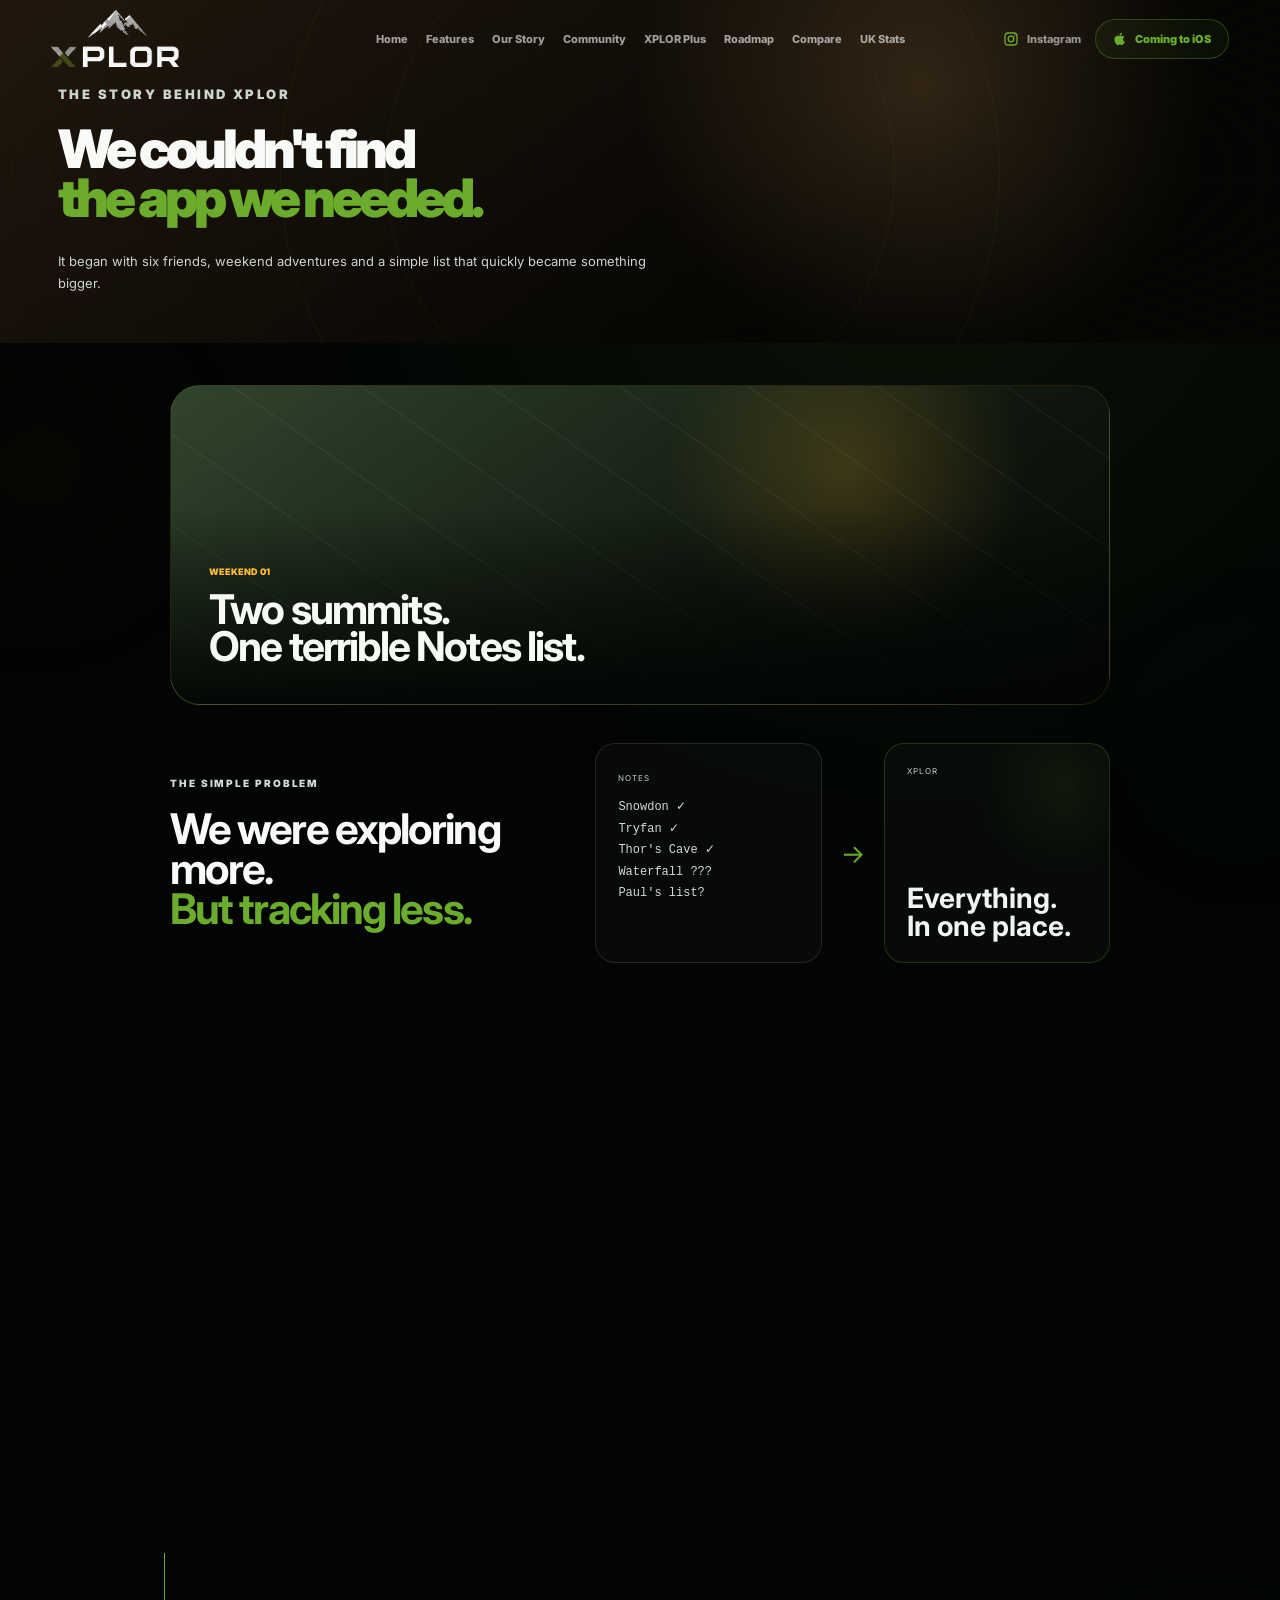
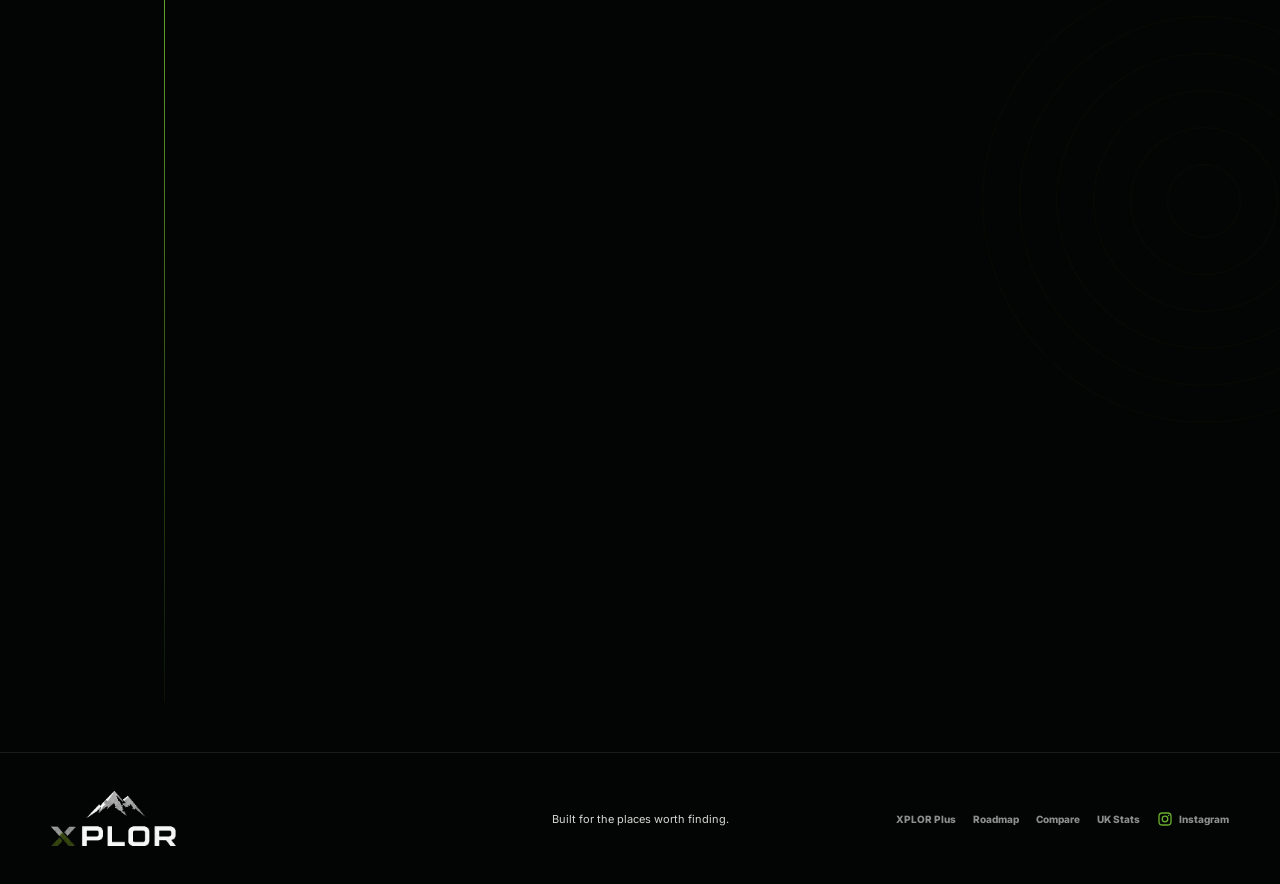
<file: story.html>
<!DOCTYPE html>
<html lang="en-GB">
<head>
  <meta charset="UTF-8">
  <meta name="viewport" content="width=device-width, initial-scale=1, viewport-fit=cover">
  <meta name="theme-color" content="#020503">
  <title>Our Story — Why We Built the XPLOR UK Hiking App</title>
  <meta name="description" content="How six friends built XPLOR after failing to find a UK hiking app for tracking summits, caves, wild camps, waterfalls and comparing adventure progress.">
  <meta name="robots" content="index, follow">
  <link rel="canonical" href="https://xplorappofficial.co.uk/story.html">
  <link rel="icon" href="favicon.ico" sizes="any">
  <link rel="icon" type="image/png" href="favicon.png">
  <meta property="og:title" content="Our Story — Why XPLOR Was Built">
  <meta property="og:description" content="The story of how six friends built XPLOR after failing to find an app for tracking UK summits, caves, camps and progress together.">
  <meta property="og:type" content="website">
  <meta property="og:url" content="https://xplorappofficial.co.uk/story.html">
  <meta property="og:site_name" content="XPLOR">
  <link rel="preconnect" href="https://fonts.googleapis.com">
  <link rel="preconnect" href="https://fonts.gstatic.com" crossorigin>
  <link href="https://fonts.googleapis.com/css2?family=Inter:wght@400;500;600;700;800;900&display=swap" rel="stylesheet">
  <link rel="stylesheet" href="css/style.css?v=1200">
  
</head>
<body class="page-story">

<svg class="icon-sprite" aria-hidden="true" focusable="false">
  <symbol id="icon-instagram" viewBox="0 0 24 24">
    <rect x="3" y="3" width="18" height="18" rx="5" ry="5" fill="none" stroke="currentColor" stroke-width="2"/>
    <circle cx="12" cy="12" r="4.2" fill="none" stroke="currentColor" stroke-width="2"/>
    <circle cx="17.4" cy="6.7" r="1.1" fill="currentColor"/>
  </symbol>
  <symbol id="icon-apple" viewBox="0 0 24 24">
    <path fill="currentColor" d="M17.1 12.5c0-2.7 2.2-4 2.3-4.1-1.3-1.9-3.3-2.1-4-2.1-1.7-.2-3.3 1-4.1 1-.8 0-2.1-1-3.5-1-1.8 0-3.5 1.1-4.5 2.7-1.9 3.3-.5 8.2 1.4 10.8.9 1.3 2 2.8 3.4 2.7 1.4-.1 1.9-.9 3.6-.9 1.7 0 2.2.9 3.7.9s2.4-1.3 3.3-2.6c1-1.5 1.5-3 1.5-3.1-.1 0-3.1-1.2-3.1-4.3ZM14.3 4.6c.7-.9 1.2-2.1 1.1-3.3-1.1 0-2.5.8-3.3 1.7-.7.8-1.3 2-1.1 3.2 1.2.1 2.5-.6 3.3-1.6Z"/>
  </symbol>
</svg>

  <div class="global-noise"></div>
  <div class="global-glow global-glow-a"></div>
  <div class="global-glow global-glow-b"></div>
  
<header class="site-header" id="siteHeader">
  <a class="brand" href="index.html" aria-label="XPLOR home">
    <img src="images/xplor-logo.png" alt="XPLOR">
  </a>
  
<nav class="desktop-nav" aria-label="Main navigation">
  <a href="index.html">Home</a>
  <a href="features.html">Features</a>
  <a href="story.html">Our Story</a>
  <a href="community.html">Community</a>
  <a href="plus.html">XPLOR Plus</a>
  <a href="roadmap.html">Roadmap</a>
  <a href="compare.html">Compare</a>
  <a href="stats.html">UK Stats</a>
</nav>

  <div class="header-actions">
    <a class="instagram-nav" href="https://www.instagram.com/xplorappofficial" target="_blank" rel="noopener"><svg><use href="#icon-instagram"></use></svg><span>Instagram</span></a>
    <a class="nav-cta" href="download.html"><svg><use href="#icon-apple"></use></svg><span>Coming to iOS</span></a>
    <button class="menu-button" id="menuButton" aria-label="Open menu" aria-expanded="false"><span></span><span></span></button>
  </div>
</header>

<div class="mobile-menu" id="mobileMenu">
  <a href="index.html">Home</a>
  <a href="features.html">Features</a>
  <a href="story.html">Our Story</a>
  <a href="community.html">Community</a>
  <a href="plus.html">XPLOR Plus</a>
  <a href="roadmap.html">Roadmap</a>
  <a href="compare.html">Compare Apps</a>
  <a href="stats.html">UK Stats</a>
  <a href="https://www.instagram.com/xplorappofficial" target="_blank" rel="noopener"><svg class="inline-icon"><use href="#icon-instagram"></use></svg><span>Instagram</span></a>
  <a href="download.html" class="mobile-highlight">Coming to iOS</a>
</div>


  <main>
    
<section class="page-hero ">
  <div class="page-grid"></div>
  <div class="page-contour contour-a"></div>
  <div class="page-contour contour-b"></div>
  <div class="page-hero-inner reveal">
    <p class="eyebrow">THE STORY BEHIND XPLOR</p>
    <h1>We couldn't find<span>the app we needed.</span></h1>
    <p>It began with six friends, weekend adventures and a simple list that quickly became something bigger.</p>
  </div>
</section>

<section class="story-editorial-image reveal"><div class="story-photo-copy"><span>WEEKEND 01</span><h2>Two summits.<br>One terrible Notes list.</h2></div></section>


<section class="b9-story-problem reveal">
  <div>
    <p class="eyebrow">THE SIMPLE PROBLEM</p>
    <h2>We were exploring more.<br><span>But tracking less.</span></h2>
  </div>
  <div class="b9-story-notes">
    <div class="note-card"><small>NOTES</small><p>Snowdon ✓<br>Tryfan ✓<br>Thor's Cave ✓<br>Waterfall ???<br>Paul's list?</p></div>
    <div class="story-arrow">→</div>
    <div class="xplor-mini-card"><small>XPLOR</small><strong>Everything.<br>In one place.</strong></div>
  </div>
</section>

<section class="b9-story-quote reveal">
  <p>“There has to be an app for this.”</p>
  <span>There wasn't. So we made the one we wanted for ourselves.</span>
</section>
<section class="b8-story-gallery reveal">
  <figure><img src="images/trig-01.png" alt="UK summit trig point at sunset"><figcaption>Summits</figcaption></figure>
  <figure><img src="images/cave-01.png" alt="UK cave entrance"><figcaption>Caves</figcaption></figure>
  <figure><img src="images/group-01.png" alt="Friends exploring UK mountains"><figcaption>The crew</figcaption></figure>
</section>

<section class="content-section story-timeline-section">
  <div class="content-wrap story-timeline">
    <article class="story-step reveal"><span>01</span><div><h2>First came the weekends.</h2><p>We were exploring caves, climbing mountains and wild camping around the UK. Then we decided to complete every proper summit we could find.</p></div></article>
    <article class="story-step reveal"><span>02</span><div><h2>Then came the Notes list.</h2><p>Everyone had different names, photos and ideas of what counted. There was no clean way to compare what each person had completed.</p><blockquote>“Surely there must already be an app for this?”</blockquote></div></article>
    <article class="story-step reveal"><span>03</span><div><h2>There wasn't.</h2><p>Route planners, fitness trackers and mapping apps existed. Nothing put every type of location together, let us tick it off and compare progress with friends.</p></div></article>
    <article class="story-step reveal"><span>04</span><div><h2>So we built it for six.</h2><p>The basic private list became maps, profiles, caves, camps, waterfalls, achievements and friends. Other people saw it and wanted access.</p></div></article>
    <article class="story-step story-finale reveal"><span>05</span><div><h2>Now XPLOR is becoming the home of UK exploration.</h2><p>Built from a real problem, used on real weekends and designed for everyone who wants to discover more.</p></div></article>
  </div>
</section>

  </main>
  
<footer class="site-footer">
  <a class="footer-logo" href="index.html"><img src="images/xplor-logo.png" alt="XPLOR"></a>
  <p>Built for the places worth finding.</p>
  <div class="footer-links">
    <a href="plus.html">XPLOR Plus</a>
    <a href="roadmap.html">Roadmap</a>
    <a href="compare.html">Compare</a>
    <a href="stats.html">UK Stats</a>
    <a href="https://www.instagram.com/xplorappofficial" target="_blank" rel="noopener"><svg class="inline-icon"><use href="#icon-instagram"></use></svg><span>Instagram</span></a>
  </div>
</footer>

  <script src="js/main.js?v=1200"></script>
</body>
</html>
</file>
<file: css/style.css>
:root{
  --black:#020503;--black2:#050906;--white:#f7faf7;--muted:rgba(247,250,247,.62);
  --green:#6bac2d;--gold:#ffbb37;--blue:#3ca6ff;--purple:#a06cff;--orange:#ff7a33;
  --line:rgba(255,255,255,.09);--panel:rgba(255,255,255,.035);
  --ease:cubic-bezier(.16,1,.3,1);--container:1380px
}
*{box-sizing:border-box}html{scroll-behavior:smooth;background:var(--black)}
body{margin:0;min-width:320px;overflow-x:hidden;color:var(--white);background:var(--black);font-family:Inter,Arial,sans-serif;-webkit-font-smoothing:antialiased}
body.menu-open{overflow:hidden}a{color:inherit;text-decoration:none}button{font:inherit}img{display:block;max-width:100%}
.global-noise{position:fixed;inset:0;z-index:-1;pointer-events:none;opacity:.03;background-image:url("data:image/svg+xml,%3Csvg viewBox='0 0 180 180' xmlns='http://www.w3.org/2000/svg'%3E%3Cfilter id='n'%3E%3CfeTurbulence type='fractalNoise' baseFrequency='.82' numOctaves='2' stitchTiles='stitch'/%3E%3C/filter%3E%3Crect width='100%25' height='100%25' filter='url(%23n)'/%3E%3C/svg%3E")}
.global-glow{position:fixed;z-index:-2;width:42vw;height:42vw;border-radius:50%;filter:blur(110px);opacity:.1;pointer-events:none}.global-glow-a{top:5%;right:-20%;background:var(--green)}.global-glow-b{bottom:0;left:-20%;background:var(--gold)}
.site-header{position:fixed;inset:0 0 auto;z-index:1000;display:grid;grid-template-columns:1fr auto 1fr;align-items:center;height:92px;padding:0 4vw;border-bottom:1px solid transparent;transition:.3s var(--ease)}
.site-header.scrolled{height:76px;border-color:var(--line);background:rgba(2,5,3,.82);backdrop-filter:blur(20px)}
.brand{width:145px}.brand img{width:100%;height:auto}.desktop-nav{display:flex;align-items:center;gap:22px}.desktop-nav a{color:rgba(255,255,255,.6);font-size:11px;font-weight:800;transition:.25s}.desktop-nav a:hover{color:var(--green)}
.header-actions{display:flex;justify-content:flex-end;align-items:center;gap:14px}.instagram-nav{color:rgba(255,255,255,.55);font-size:11px;font-weight:800}.nav-cta{padding:12px 17px;border:1px solid rgba(107,172,45,.32);border-radius:999px;color:var(--green);background:rgba(107,172,45,.07);font-size:11px;font-weight:900}
.menu-button{display:none;width:45px;height:45px;border:1px solid var(--line);border-radius:50%;color:white;background:rgba(255,255,255,.035)}.menu-button span{display:block;width:18px;height:1px;margin:6px auto;background:#fff}
.mobile-menu{position:fixed;inset:76px 0 auto;z-index:999;display:none;grid-template-columns:1fr 1fr;gap:10px;padding:18px;border-bottom:1px solid var(--line);background:rgba(2,5,3,.97);backdrop-filter:blur(20px)}.mobile-menu.active{display:grid}.mobile-menu a{padding:14px;border-radius:13px;background:rgba(255,255,255,.035);font-size:13px;font-weight:800}.mobile-highlight{color:var(--green)}
.eyebrow{margin:0 0 20px;color:var(--green);font-size:10px;font-weight:900;letter-spacing:.19em}.button{display:inline-flex;align-items:center;justify-content:center;gap:18px;min-height:51px;padding:0 21px;border-radius:999px;font-size:12px;font-weight:900;transition:.3s var(--ease)}.button-primary{color:#061005;background:var(--green);box-shadow:0 18px 50px rgba(107,172,45,.15)}.button-ghost{border:1px solid var(--line);background:rgba(255,255,255,.035)}
.hero{position:relative;min-height:100svh;overflow:hidden;background:var(--black)}.hero-bg{position:absolute;inset:0;background:linear-gradient(90deg,rgba(2,5,3,.98),rgba(2,5,3,.8) 44%,rgba(2,5,3,.35) 75%,rgba(2,5,3,.75)),radial-gradient(circle at 78% 28%,rgba(219,159,81,.24),transparent 28%),linear-gradient(145deg,#17341e,#071009 58%,#020503)}
.hero-grid,.page-grid,.ios-grid{position:absolute;inset:0;opacity:.075;background-image:linear-gradient(rgba(255,255,255,.11) 1px,transparent 1px),linear-gradient(90deg,rgba(255,255,255,.11) 1px,transparent 1px);background-size:90px 90px;mask-image:linear-gradient(to bottom,transparent,black 30%,transparent)}
.hero-light{position:absolute;border-radius:50%;filter:blur(90px)}.light-green{bottom:4%;left:7%;width:430px;height:430px;background:rgba(67,183,71,.12)}.light-gold{top:10%;right:7%;width:470px;height:470px;background:rgba(219,159,81,.15)}
.hero-mountain{position:absolute;right:-5%;bottom:-8%;left:-5%;clip-path:polygon(0 75%,10% 61%,20% 69%,31% 35%,41% 55%,51% 18%,61% 50%,71% 29%,81% 59%,91% 35%,100% 54%,100% 100%,0 100%)}.mountain-back{height:53%;opacity:.55;background:#0d1b10}.mountain-front{bottom:-16%;height:54%;background:#020503;transform:scale(1.12)}
.particles i{position:absolute;z-index:3;width:4px;height:4px;border-radius:50%;background:var(--green);box-shadow:0 0 18px var(--green);animation:float 6s ease-in-out infinite}.particles i:nth-child(1){top:27%;left:8%}.particles i:nth-child(2){top:68%;left:17%;animation-delay:-1s}.particles i:nth-child(3){top:30%;right:29%;animation-delay:-2s}.particles i:nth-child(4){bottom:20%;right:6%;animation-delay:-3s}.particles i:nth-child(5){top:75%;left:49%;animation-delay:-4s}.particles i:nth-child(6){top:14%;left:55%;animation-delay:-2.5s}@keyframes float{50%{transform:translateY(-20px);opacity:1}0%,100%{opacity:.25}}
.hero-inner{position:relative;z-index:10;display:grid;grid-template-columns:minmax(450px,.9fr) minmax(620px,1.1fr);align-items:center;gap:25px;width:min(calc(100% - 72px),var(--container));min-height:100svh;margin:auto;padding:130px 0 75px}.hero-copy{max-width:700px}.hero h1{margin:0;font-size:clamp(68px,7.3vw,120px);font-weight:900;line-height:.85;letter-spacing:-.075em}.hero h1 span{display:block;color:var(--green)}.hero-description{max-width:620px;margin-top:30px;color:var(--muted);font-size:16px;line-height:1.75}.hero-actions{display:flex;gap:13px;margin-top:33px}.hero-mini-stats{display:flex;gap:35px;margin-top:43px}.hero-mini-stats div{display:flex;flex-direction:column;gap:5px}.hero-mini-stats strong{font-size:12px}.hero-mini-stats span{color:rgba(255,255,255,.4);font-size:8px;text-transform:uppercase;letter-spacing:.08em}
.phone-stage{position:relative;height:690px;perspective:1500px}.phone-aura{position:absolute;top:50%;left:50%;width:620px;height:620px;border-radius:50%;background:radial-gradient(circle,rgba(107,172,45,.12),transparent 65%);filter:blur(20px);transform:translate(-50%,-50%)}.phone{position:absolute;width:245px;height:525px;will-change:transform}.phone-left{top:115px;left:0;z-index:1;transform:rotateY(12deg) rotateZ(-8deg) scale(.9)}.phone-centre{top:48px;left:50%;z-index:3;transform:translateX(-50%) rotateY(-2deg) scale(1.02)}.phone-right{top:120px;right:0;z-index:2;transform:rotateY(-12deg) rotateZ(8deg) scale(.9)}
.phone-shell{position:relative;width:100%;height:100%;padding:8px;border:1px solid rgba(255,255,255,.4);border-radius:44px;background:linear-gradient(145deg,#898d8a,#1b1d1c 17%,#040504 62%,#737774);box-shadow:0 50px 90px rgba(0,0,0,.7),inset 0 0 0 1px rgba(255,255,255,.13)}.island{position:absolute;top:18px;left:50%;z-index:4;width:78px;height:24px;border-radius:20px;background:#010201;transform:translateX(-50%)}.screen{position:relative;height:100%;overflow:hidden;padding:60px 16px 18px;border-radius:36px;background:radial-gradient(circle at 50% 18%,rgba(107,172,45,.14),transparent 28%),linear-gradient(#0a140d,#030503 70%)}.screen-brand{text-align:center;color:var(--green);font-size:14px;font-weight:900;letter-spacing:.12em}
.screen-map{position:relative;height:320px;margin-top:18px;border-radius:22px;background:linear-gradient(30deg,transparent 48%,rgba(255,255,255,.08) 49%,transparent 51%),radial-gradient(circle at 45% 40%,rgba(107,172,45,.15),transparent 25%),#0e2c22;background-size:55px 55px,auto,auto}.screen-map:before{content:"";position:absolute;inset:12% 26%;border-radius:45% 55% 44% 56%;background:#397d68;transform:rotate(11deg)}.pin,.dot{position:absolute;z-index:2;width:18px;height:18px;border:4px solid white;border-radius:50%;background:var(--green);box-shadow:0 0 18px rgba(107,172,45,.45)}.p1{top:20%;left:44%}.p2{top:43%;left:58%}.p3{bottom:22%;left:35%}.p4{bottom:17%;right:18%}
.screen-card{display:flex;flex-direction:column;gap:4px;margin-top:14px;padding:13px;border-radius:16px;background:rgba(255,255,255,.035)}.screen-card small,.screen-card span{color:rgba(255,255,255,.43);font-size:7px}.screen-card strong{font-size:12px}
.phone-ring{display:grid;place-items:center;width:180px;height:180px;margin:38px auto 28px;border-radius:50%;background:conic-gradient(var(--green) 0deg 101deg,rgba(255,255,255,.08) 101deg 360deg)}.phone-ring:before{content:"";position:absolute;width:145px;height:145px;border-radius:50%;background:#071009}.phone-ring div{position:relative;z-index:2;display:flex;flex-direction:column;align-items:center}.phone-ring strong{font-size:42px}.phone-ring span{color:rgba(255,255,255,.45);font-size:7px;letter-spacing:.13em}.phone-stats{display:grid;grid-template-columns:repeat(3,1fr);gap:6px}.phone-stats div{display:flex;flex-direction:column;align-items:center;gap:3px;padding:10px 4px;border-radius:12px;background:rgba(255,255,255,.035)}.phone-stats b{font-size:14px}.phone-stats span{color:rgba(255,255,255,.4);font-size:6px}
.profile-screen{display:flex;flex-direction:column;align-items:center}.avatar{display:grid;place-items:center;width:90px;height:90px;margin-top:13px;border:4px solid var(--green);border-radius:50%;color:var(--green);background:#17261b;font-size:33px;font-weight:900}.profile-screen h3{margin:14px 0 4px;font-size:24px}.rank{color:var(--green);font-size:7px;font-weight:900;letter-spacing:.15em}.profile-number{margin-top:28px;font-size:54px;font-weight:900}.profile-screen>small{color:rgba(255,255,255,.42);font-size:7px;letter-spacing:.12em}.badges{display:flex;gap:9px;margin-top:30px}.badges i{display:grid;place-items:center;width:43px;height:43px;border-radius:14px;color:var(--green);background:rgba(107,172,45,.08);font-style:normal}
.home-statement,.home-feature-grid,.home-story,.home-community,.plus-teaser{width:min(calc(100% - 72px),1280px);margin:auto}.home-statement{padding:120px 0 95px}.home-statement h2,.section-heading h2{max-width:1120px;margin:0;font-size:clamp(48px,6.3vw,92px);line-height:.92;letter-spacing:-.065em}.home-statement h2 span,.section-heading h2 span{display:block;color:rgba(255,255,255,.27)}.home-statement>p:last-child{max-width:760px;margin-top:28px;color:var(--muted);font-size:17px;line-height:1.75}
.home-feature-grid{display:grid;grid-template-columns:1.25fr .75fr;gap:17px;padding-bottom:110px}.home-card{position:relative;min-height:390px;overflow:hidden;padding:28px;border:1px solid var(--line);border-radius:28px;background:radial-gradient(circle at 100% 0,rgba(107,172,45,.08),transparent 35%),linear-gradient(145deg,rgba(255,255,255,.05),rgba(255,255,255,.015))}.home-card-wide{grid-row:span 2;min-height:797px}.home-card h2{margin:0;font-size:clamp(37px,4.5vw,66px);line-height:.94;letter-spacing:-.055em}.home-card p{max-width:600px;color:var(--muted);line-height:1.7}.home-card a,.home-story a,.home-community a{display:inline-block;margin-top:14px;color:var(--green);font-size:12px;font-weight:900}.uk-map-visual{position:absolute;right:28px;bottom:28px;left:28px;height:390px;border-radius:23px;background:linear-gradient(30deg,transparent 48%,rgba(255,255,255,.08) 49%,transparent 51%),#0d281d;background-size:65px 65px}.uk-shape{position:absolute;inset:8% 31%;border-radius:44% 56% 48% 52%;background:linear-gradient(145deg,#43816a,#224b3b);transform:rotate(12deg)}.d1{top:20%;left:44%}.d2{top:40%;left:55%}.d3{top:58%;left:47%}.d4{bottom:19%;left:35%}
.home-progress{position:absolute;right:25px;bottom:25px;left:25px;padding:19px;border-radius:18px;background:rgba(255,255,255,.035)}.home-progress strong{color:var(--green);font-size:34px}.home-progress span{display:block;height:8px;margin-top:14px;border-radius:99px;background:rgba(255,255,255,.08)}.home-progress i{display:block;width:28%;height:100%;border-radius:inherit;background:var(--green)}
.friend-stack{position:absolute;right:25px;bottom:35px;left:25px;display:flex}.friend-stack i{display:grid;place-items:center;width:59px;height:59px;margin-left:-9px;border:3px solid #070b08;border-radius:50%;color:var(--green);background:#192a1e;font-style:normal;font-weight:900}.friend-stack i:first-child{margin-left:0}
.home-story,.home-community{display:grid;grid-template-columns:1fr .95fr;gap:75px;padding:110px 0;border-top:1px solid var(--line)}.home-story h2,.home-community h2,.plus-teaser h2{margin:0;font-size:clamp(45px,5.8vw,82px);line-height:.92;letter-spacing:-.06em}.home-story h2 span,.plus-teaser h2 span{display:block;color:var(--green)}.home-story blockquote{margin:0 0 25px;padding:22px 0 22px 25px;border-left:2px solid var(--green);font-size:clamp(24px,2.8vw,40px);font-weight:800;line-height:1.25}.home-story p,.home-community p,.plus-teaser p{color:var(--muted);font-size:16px;line-height:1.75}
.home-community{grid-template-columns:.72fr 1.28fr;align-items:center}.social-preview{display:grid;grid-template-columns:1fr .82fr;gap:15px}.feed-card,.versus-card,.large-feed,.leaderboard,.challenge,.crew-chat{padding:18px;border:1px solid var(--line);border-radius:25px;background:linear-gradient(145deg,rgba(255,255,255,.05),rgba(255,255,255,.015))}.feed-user{display:grid;grid-template-columns:44px 1fr auto;align-items:center;gap:10px}.feed-user i{display:grid;place-items:center;width:44px;height:44px;border:2px solid var(--green);border-radius:50%;color:var(--green);background:#17261b;font-style:normal;font-weight:900}.feed-user div{display:flex;flex-direction:column;gap:3px}.feed-user span{color:var(--muted);font-size:9px}.feed-photo{display:flex;align-items:flex-end;height:320px;margin-top:15px;padding:18px;border-radius:19px;background:linear-gradient(to top,rgba(2,5,3,.9),transparent 55%),radial-gradient(circle at 78% 24%,rgba(213,165,110,.25),transparent 22%),linear-gradient(145deg,#355c3f,#0b180f 72%)}.feed-photo span{font-size:24px;font-weight:900}.feed-actions{display:flex;gap:16px;margin-top:14px;color:rgba(255,255,255,.6);font-size:9px}
.versus-card{display:flex;flex-direction:column}.versus-head{display:grid;grid-template-columns:1fr auto 1fr;align-items:center;gap:8px;margin-top:18px}.versus-head>div{display:flex;flex-direction:column;align-items:center}.versus-head i{display:grid;place-items:center;width:55px;height:55px;border:2px solid var(--green);border-radius:50%;color:var(--green);background:#17261b;font-style:normal;font-weight:900}.versus-head b{margin-top:8px;color:var(--green);font-size:24px}.versus-head span{font-size:9px}.versus-head>strong{color:rgba(255,255,255,.2);font-size:10px}.versus-lines{display:flex;flex-direction:column;gap:8px;margin-top:auto}.versus-lines div{display:flex;justify-content:space-between;padding:12px;border-radius:12px;background:rgba(255,255,255,.035)}.versus-lines span{color:var(--muted);font-size:8px}.versus-lines b{font-size:12px}
.plus-teaser{display:grid;grid-template-columns:1fr auto;align-items:center;gap:50px;padding:85px 0;border-top:1px solid var(--line)}.plus-price{display:flex;flex-direction:column;align-items:flex-end}.plus-price strong{color:var(--green);font-size:90px;line-height:.85;letter-spacing:-.08em}.plus-price span{color:var(--muted);font-size:11px}.plus-price a{margin-top:20px;color:var(--green);font-size:12px;font-weight:900}
.ios-finale{position:relative;display:grid;place-items:center;min-height:78vh;padding:100px 25px;overflow:hidden;text-align:center;background:radial-gradient(circle at 50% 42%,rgba(107,172,45,.12),transparent 30%),#020503}.ios-copy{position:relative;z-index:2;max-width:1000px}.ios-copy h2{margin:0;font-size:clamp(58px,8vw,120px);line-height:.86;letter-spacing:-.075em}.ios-copy p{color:var(--muted);font-size:17px}.ios-actions{display:flex;justify-content:center;gap:12px;margin-top:30px}.ios-orbit{position:absolute;border:1px solid rgba(107,172,45,.09);border-radius:50%}.orbit-a{width:700px;height:700px}.orbit-b{width:500px;height:500px}
.page-hero{position:relative;display:grid;place-items:center;min-height:72vh;padding:145px 36px 85px;overflow:hidden;background:radial-gradient(circle at 72% 30%,rgba(215,163,95,.17),transparent 26%),radial-gradient(circle at 20% 65%,rgba(107,172,45,.1),transparent 30%),linear-gradient(145deg,#122918,#030604 62%)}.page-contour{position:absolute;border:1px solid rgba(107,172,45,.08);border-radius:50%}.contour-a{width:720px;height:720px}.contour-b{width:510px;height:510px}.page-hero-inner{position:relative;z-index:2;width:min(100%,1100px)}.page-hero h1{max-width:1000px;margin:0;font-size:clamp(58px,8.5vw,125px);font-weight:900;line-height:.84;letter-spacing:-.075em}.page-hero h1 span{display:block;color:var(--green)}.page-hero-inner>p:last-child{max-width:720px;margin-top:29px;color:var(--muted);font-size:17px;line-height:1.75}
.content-section{position:relative;padding:110px 36px;background:var(--black)}.dark-section,.free-plus-section{background:radial-gradient(circle at 15% 20%,rgba(107,172,45,.06),transparent 28%),#040705}.content-wrap{width:min(100%,1280px);margin:auto}.compact-cta{display:flex;align-items:center;justify-content:space-between;gap:30px;padding:65px max(36px,calc((100vw - 1280px)/2));border-top:1px solid var(--line);border-bottom:1px solid var(--line);background:radial-gradient(circle at 78% 50%,rgba(107,172,45,.12),transparent 25%),#050806}.compact-cta h2{max-width:800px;margin:0;font-size:clamp(37px,4.6vw,67px);line-height:.95;letter-spacing:-.055em}
.feature-story-list{display:flex;flex-direction:column;gap:65px}.feature-story{display:grid;grid-template-columns:auto .8fr 1.2fr;align-items:center;gap:35px;min-height:520px;padding:32px;border:1px solid var(--line);border-radius:30px;background:linear-gradient(145deg,rgba(255,255,255,.05),rgba(255,255,255,.015))}.feature-story-reverse{grid-template-columns:auto 1.2fr .8fr}.feature-story-reverse .feature-copy{order:3}.feature-story-reverse .feature-visual{order:2}.feature-number{align-self:start;color:rgba(255,255,255,.2);font-size:11px;font-weight:800}.feature-copy h2{margin:0;font-size:clamp(35px,4.5vw,64px);line-height:.96;letter-spacing:-.055em}.feature-copy p{color:var(--muted);line-height:1.75}.feature-visual{position:relative;display:grid;place-items:center;min-height:390px;overflow:hidden;border-radius:24px;background:radial-gradient(circle at 50% 40%,rgba(107,172,45,.12),transparent 28%),#0a150e}.summit-lines{position:absolute;inset:0;background:linear-gradient(35deg,transparent 48%,rgba(255,255,255,.07) 49%,transparent 51%);background-size:60px 60px}.summit-pin{z-index:2;color:var(--green);font-size:68px}.summit-visual strong{z-index:2;margin-top:-40px;font-size:55px}.summit-visual small{z-index:2;color:var(--muted);font-size:9px}.category-visual{grid-template-columns:repeat(3,1fr);gap:15px;padding:35px}.category-visual i{display:grid;place-items:center;width:95px;height:95px;border-radius:26px;color:var(--green);background:rgba(107,172,45,.08);font-size:38px;font-style:normal}.category-visual span{grid-column:1/-1;color:var(--muted);font-size:10px;letter-spacing:.15em}.large-ring{display:flex;flex-direction:column;align-items:center;justify-content:center;width:220px;height:220px;border-radius:50%;background:conic-gradient(var(--green) 0deg 274deg,rgba(255,255,255,.08) 274deg 360deg);box-shadow:inset 0 0 0 20px #071009}.large-ring strong{font-size:49px}.large-ring span{color:var(--muted);font-size:8px}.mini-bars{position:absolute;right:30px;bottom:30px;left:30px;display:flex;flex-direction:column;gap:10px}.mini-bars i{display:block;width:var(--w);height:7px;border-radius:99px;background:var(--green)}.crew-visual{grid-template-columns:1fr auto 1fr;gap:25px}.crew-visual>div{display:flex;flex-direction:column;align-items:center}.crew-visual i{display:grid;place-items:center;width:100px;height:100px;border:3px solid var(--green);border-radius:50%;color:var(--green);background:#17261b;font-size:32px;font-style:normal;font-weight:900}.crew-visual strong{margin-top:15px;font-size:38px}.crew-visual span{color:var(--muted);font-size:9px}.crew-visual>b{color:rgba(255,255,255,.2)}
.story-timeline{position:relative}.story-timeline:before{content:"";position:absolute;top:0;bottom:0;left:54px;width:1px;background:linear-gradient(var(--green),rgba(107,172,45,.08))}.story-step{position:relative;display:grid;grid-template-columns:110px 1fr;gap:35px;min-height:300px;padding:0 0 85px}.story-step>span{position:relative;z-index:2;display:grid;place-items:center;width:58px;height:58px;border:1px solid rgba(107,172,45,.4);border-radius:50%;color:var(--green);background:#071009;font-size:11px;font-weight:900}.story-step h2{max-width:850px;margin:0;font-size:clamp(38px,5vw,72px);line-height:.95;letter-spacing:-.055em}.story-step p{max-width:850px;color:var(--muted);font-size:18px;line-height:1.85}.story-step blockquote{max-width:700px;margin:25px 0 0;padding:24px;border-left:2px solid var(--green);color:var(--green);background:rgba(107,172,45,.045);font-size:23px;font-weight:800}.story-finale{padding:55px 35px;border:1px solid rgba(107,172,45,.2);border-radius:30px;background:radial-gradient(circle at 80% 30%,rgba(107,172,45,.11),transparent 30%),rgba(255,255,255,.025)}
.community-layout{display:grid;grid-template-columns:1.12fr .88fr;gap:18px}.large-feed-image{display:flex;align-items:flex-end;height:580px;margin-top:18px;padding:28px;border-radius:22px;background:linear-gradient(to top,rgba(2,5,3,.92),transparent 55%),radial-gradient(circle at 78% 24%,rgba(213,165,110,.25),transparent 22%),linear-gradient(145deg,#355c3f,#0b180f 72%)}.large-feed-image span{font-size:42px;font-weight:900;line-height:.9}.large-feed>p{color:var(--muted);line-height:1.6}.large-feed>p strong{color:white}.community-side{display:grid;gap:18px}.leaderboard>div{display:grid;grid-template-columns:25px 45px 1fr auto;align-items:center;gap:9px;margin-top:10px;padding:11px;border-radius:14px;background:rgba(255,255,255,.035)}.leaderboard i,.crew-chat i{display:grid;place-items:center;width:40px;height:40px;border-radius:50%;color:var(--green);background:rgba(107,172,45,.08);font-style:normal;font-weight:900}.challenge h2{font-size:31px;line-height:1.05}.challenge-bar{height:9px;margin:28px 0 10px;border-radius:99px;background:rgba(255,255,255,.08)}.challenge-bar i{display:block;width:50%;height:100%;border-radius:inherit;background:var(--green)}.challenge>span{color:var(--muted);font-size:10px}.crew-chat>div{display:flex;align-items:center;gap:12px;margin-top:12px;padding:11px;border-radius:14px;background:rgba(255,255,255,.035)}.crew-chat p{margin:0;color:var(--muted);font-size:11px}
.plus-price-section{display:grid;place-items:center;padding:85px 25px;text-align:center;background:radial-gradient(circle,rgba(107,172,45,.1),transparent 55%),#020503}.plus-price-main{display:flex;align-items:baseline;gap:14px}.plus-price-main span{color:var(--green);font-size:10px;font-weight:900;letter-spacing:.15em}.plus-price-main strong{font-size:clamp(100px,14vw,190px);line-height:.8;letter-spacing:-.09em}.plus-price-main b{color:var(--muted);font-size:12px}.plus-price-section>p{max-width:650px;color:var(--muted);line-height:1.7}
.plus-bento{display:grid;grid-template-columns:repeat(2,1fr);gap:17px}.plus-card{position:relative;min-height:410px;overflow:hidden;padding:28px;border:1px solid var(--line);border-radius:28px;background:radial-gradient(circle at 100% 0,rgba(107,172,45,.08),transparent 35%),linear-gradient(145deg,rgba(255,255,255,.05),rgba(255,255,255,.015))}.plus-card-wide{grid-column:1/-1;min-height:480px}.plus-card h2{max-width:750px;margin:0;font-size:clamp(34px,4.7vw,68px);line-height:.94;letter-spacing:-.055em}.plus-card p{max-width:700px;color:var(--muted);line-height:1.7}.offline-visual{position:absolute;right:28px;bottom:28px;left:28px;display:grid;grid-template-columns:1fr auto auto;align-items:center;gap:15px;padding:20px;border-radius:18px;background:rgba(255,255,255,.045)}.offline-visual span{font-size:12px;font-weight:900}.offline-visual strong{color:var(--green)}.offline-visual i{display:grid;place-items:center;width:36px;height:36px;border-radius:12px;color:#061005;background:var(--green);font-style:normal}.plus-stat-ring{display:flex;flex-direction:column;align-items:center;justify-content:center;width:210px;height:210px;margin:45px auto 0;border-radius:50%;background:conic-gradient(var(--green) 0deg 322deg,rgba(255,255,255,.08) 322deg 360deg);box-shadow:inset 0 0 0 18px #071009}.plus-stat-ring strong{font-size:43px}.plus-stat-ring span{color:var(--muted);font-size:7px}.plus-card ul{display:flex;flex-direction:column;gap:10px;margin-top:35px;padding:0;list-style:none}.plus-card li{padding:13px;border-radius:13px;background:rgba(255,255,255,.035)}.mini-versus{display:flex;align-items:center;justify-content:space-between;margin-top:50px;padding:18px;border-radius:17px;background:rgba(255,255,255,.035)}.mini-versus span{color:var(--green);font-weight:900}.mini-versus b{color:rgba(255,255,255,.2)}.filter-pills{display:flex;flex-wrap:wrap;gap:9px;margin-top:40px}.filter-pills span,.launch-badges span{padding:10px 13px;border:1px solid var(--line);border-radius:999px;background:rgba(255,255,255,.035);font-size:10px;font-weight:800}.replay-timeline{position:absolute;right:28px;bottom:28px;left:28px;display:grid;grid-template-columns:auto repeat(3,1fr);gap:15px;align-items:center;padding:20px;border-radius:18px;background:rgba(255,255,255,.035)}.replay-timeline>i{width:12px;height:12px;border-radius:50%;background:var(--green);box-shadow:0 0 18px var(--green)}.replay-timeline div{display:flex;flex-direction:column;gap:4px}.replay-timeline span{color:var(--muted);font-size:9px}.challenge-badge,.founder-badge{position:absolute;right:28px;bottom:28px;display:grid;place-items:center;width:105px;height:105px;border-radius:28px;color:var(--gold);background:rgba(255,187,55,.08);font-size:36px;font-weight:900}.founder-badge{width:auto;height:auto;padding:24px;color:var(--green);font-size:18px;letter-spacing:.13em}
.free-plus-section{padding:105px 36px}.free-plus-table{max-width:950px;margin:55px auto 0;border:1px solid var(--line);border-radius:25px;overflow:hidden}.free-plus-table>div{display:grid;grid-template-columns:1fr 150px 150px}.free-plus-table span,.free-plus-table b{padding:18px;border-bottom:1px solid var(--line)}.free-plus-table b{text-align:center}.plus-col{color:var(--green);background:rgba(107,172,45,.045)}.table-head{color:rgba(255,255,255,.55);font-size:10px;text-transform:uppercase;letter-spacing:.1em}.plus-final{display:flex;flex-direction:column;align-items:center;padding:120px 25px;text-align:center;background:radial-gradient(circle,rgba(107,172,45,.12),transparent 55%),#020503}.plus-final h2{margin:0;font-size:clamp(55px,8vw,115px);line-height:.86;letter-spacing:-.075em}.plus-final>strong{margin:25px 0;color:var(--green);font-size:27px}
.roadmap-section{overflow:hidden}.roadmap-track{position:relative}.roadmap-line{position:absolute;top:0;bottom:0;left:48px;width:2px;background:linear-gradient(var(--green),rgba(107,172,45,.05))}.roadmap-stop{position:relative;display:grid;grid-template-columns:95px 1fr .65fr;align-items:center;gap:35px;min-height:420px;padding:40px 0}.roadmap-dot{position:relative;z-index:2;display:grid;place-items:center;width:58px;height:58px;border:1px solid rgba(107,172,45,.35);border-radius:50%;color:var(--green);background:#071009;font-size:11px;font-weight:900}.roadmap-current .roadmap-dot{color:#061005;background:var(--green);box-shadow:0 0 35px rgba(107,172,45,.35)}.roadmap-copy>span{color:var(--green);font-size:9px;font-weight:900;letter-spacing:.15em}.roadmap-copy h2{margin:18px 0 0;font-size:clamp(39px,5vw,70px);line-height:.95;letter-spacing:-.055em}.roadmap-copy p{max-width:700px;color:var(--muted);line-height:1.75}.roadmap-tags{display:flex;flex-wrap:wrap;gap:8px}.roadmap-tags i{padding:9px 12px;border:1px solid var(--line);border-radius:999px;background:rgba(255,255,255,.035);font-size:9px;font-style:normal}.roadmap-visual{display:flex;flex-direction:column;align-items:center;justify-content:center;min-height:260px;border:1px solid var(--line);border-radius:27px;background:radial-gradient(circle,rgba(107,172,45,.1),transparent 55%),rgba(255,255,255,.025)}.roadmap-visual strong{font-size:75px;letter-spacing:-.07em}.roadmap-visual span{color:var(--muted);font-size:9px;text-transform:uppercase;letter-spacing:.13em}.rv-two{border-color:rgba(107,172,45,.25);box-shadow:inset 0 0 70px rgba(107,172,45,.04)}
.app-position-grid{display:grid;grid-template-columns:repeat(2,1fr);gap:16px}.app-position{min-height:280px;padding:27px;border:1px solid var(--line);border-radius:25px;background:rgba(255,255,255,.025)}.app-position>span{color:var(--green);font-size:9px;font-weight:900;letter-spacing:.15em}.app-position h2{margin-top:28px;font-size:32px;line-height:1.05}.app-position p{color:var(--muted);line-height:1.7}.xplor-position{border-color:rgba(107,172,45,.25);background:radial-gradient(circle at 100% 0,rgba(107,172,45,.1),transparent 35%),rgba(255,255,255,.025)}.comparison-shell{margin-top:40px;border:1px solid var(--line);border-radius:27px;overflow:hidden}.table-scroll{overflow-x:auto}.comparison-table{width:100%;min-width:900px;border-collapse:collapse}.comparison-table th,.comparison-table td{padding:20px 18px;border-bottom:1px solid var(--line);text-align:left;font-size:12px;line-height:1.5}.comparison-table th{color:rgba(255,255,255,.5);font-size:9px;text-transform:uppercase;letter-spacing:.1em}.xplor-col{color:var(--green);background:rgba(107,172,45,.045);font-weight:800}.comparison-note{max-width:850px;margin:25px auto 0;color:rgba(255,255,255,.42);font-size:10px;line-height:1.7;text-align:center}
.stats-grid{display:grid;grid-template-columns:repeat(3,1fr);gap:17px}.stat-card{position:relative;min-height:520px;overflow:hidden;padding:28px;border:1px solid var(--line);border-radius:28px;background:radial-gradient(circle at 100% 0,rgba(107,172,45,.08),transparent 35%),linear-gradient(145deg,rgba(255,255,255,.05),rgba(255,255,255,.015))}.stat-card>span{color:var(--green);font-size:9px;font-weight:900;letter-spacing:.15em}.stat-card>strong{display:block;margin-top:38px;color:var(--green);font-size:clamp(55px,6.5vw,95px);line-height:.85;letter-spacing:-.07em}.stat-card h2{margin-top:24px;font-size:29px;line-height:1.05}.stat-card p{color:var(--muted);line-height:1.7}.stat-card a{position:absolute;right:28px;bottom:28px;left:28px;color:var(--green);font-size:10px;font-weight:900}.stat-orbits{position:absolute;right:-70px;bottom:-70px;width:320px;height:320px}.stat-orbits i{position:absolute;inset:0;border:1px solid rgba(107,172,45,.16);border-radius:50%}.stat-orbits i:nth-child(2){inset:55px}.stat-orbits i:nth-child(3){inset:110px;background:rgba(107,172,45,.04)}.stats-meaning{display:grid;grid-template-columns:.8fr 1.2fr;gap:65px}.meaning-grid{display:grid;gap:13px}.meaning-grid article{padding:25px;border:1px solid var(--line);border-radius:21px;background:rgba(255,255,255,.025)}.meaning-grid b{color:var(--green);font-size:27px}.meaning-grid h3{font-size:23px}.meaning-grid p{color:var(--muted);line-height:1.65}
.launch-section{position:relative;min-height:95vh;padding:110px 36px;overflow:hidden;background:radial-gradient(circle at 70% 45%,rgba(107,172,45,.12),transparent 30%),#020503}.launch-orbit{position:absolute;top:50%;left:72%;border:1px solid rgba(107,172,45,.09);border-radius:50%;transform:translate(-50%,-50%)}.lo-one{width:700px;height:700px}.lo-two{width:490px;height:490px}.launch-layout{position:relative;z-index:2;display:grid;grid-template-columns:1fr .8fr;align-items:center;gap:70px}.launch-copy h2{margin:0;font-size:clamp(52px,7vw,100px);line-height:.9;letter-spacing:-.068em}.launch-copy p{max-width:650px;color:var(--muted);font-size:17px;line-height:1.75}.launch-badges{display:flex;flex-wrap:wrap;gap:8px;margin:28px 0}.launch-phone{display:grid;place-items:center}.launch-shell{position:relative;width:305px;height:635px;padding:10px;border:1px solid rgba(255,255,255,.4);border-radius:54px;background:linear-gradient(145deg,#8a8e8b,#191c1a 18%,#030403 62%,#747875);box-shadow:0 60px 110px rgba(0,0,0,.7);transform:rotate(6deg)}.launch-screen{display:flex;flex-direction:column;align-items:center;height:100%;padding:65px 24px 26px;border-radius:43px;text-align:center;background:radial-gradient(circle at 50% 25%,rgba(107,172,45,.17),transparent 30%),linear-gradient(#0b160e,#030503)}.launch-screen img{width:130px}.launch-ring{display:flex;flex-direction:column;align-items:center;justify-content:center;width:180px;height:180px;margin-top:65px;border-radius:50%;background:conic-gradient(var(--green) 0deg 101deg,rgba(255,255,255,.08) 101deg 360deg);box-shadow:inset 0 0 0 18px #08100a}.launch-ring strong{font-size:47px}.launch-ring span{color:var(--muted);font-size:7px}.launch-screen h3{margin-top:55px;font-size:29px;line-height:1.05}.launch-button{margin-top:auto;width:100%;padding:16px;border-radius:99px;color:#061005;background:var(--green);font-size:10px;font-weight:900}.faq-section{padding:100px 36px;background:#040705}.faq-grid{display:grid;gap:11px;max-width:900px;margin:50px auto 0}.faq-grid details{padding:20px;border:1px solid var(--line);border-radius:17px;background:rgba(255,255,255,.025)}.faq-grid summary{cursor:pointer;font-size:15px;font-weight:800}.faq-grid p{color:var(--muted);line-height:1.7}
.site-footer{display:grid;grid-template-columns:1fr auto 1fr;align-items:center;gap:20px;padding:38px 4vw;border-top:1px solid var(--line);background:#020503}.footer-logo{width:125px}.site-footer p{color:var(--muted);font-size:11px}.footer-links{display:flex;justify-content:flex-end;gap:17px;flex-wrap:wrap}.footer-links a{color:rgba(255,255,255,.55);font-size:10px;font-weight:800}
.reveal{opacity:0;transform:translateY(42px) scale(.99);transition:opacity .75s var(--ease),transform .75s var(--ease);will-change:opacity,transform}.reveal.visible{opacity:1;transform:none}
@media(max-width:1180px){.desktop-nav{display:none}.site-header{grid-template-columns:1fr auto}.menu-button{display:block}.instagram-nav{display:none}.hero-inner{grid-template-columns:1fr;padding-top:145px}.phone-stage{width:min(100%,780px);margin:auto}.home-feature-grid{grid-template-columns:1fr 1fr}.home-card-wide{grid-column:1/-1;grid-row:auto;min-height:730px}.home-story,.home-community,.stats-meaning,.launch-layout{grid-template-columns:1fr}.social-preview{max-width:850px}.feature-story,.feature-story-reverse{grid-template-columns:auto 1fr}.feature-story .feature-visual,.feature-story-reverse .feature-visual{grid-column:2;order:initial}.feature-story-reverse .feature-copy{order:initial}.stats-grid{grid-template-columns:1fr 1fr}.roadmap-stop{grid-template-columns:85px 1fr}.roadmap-visual{grid-column:2}.plus-bento{grid-template-columns:1fr}.plus-card-wide{grid-column:auto}.app-position-grid{grid-template-columns:1fr 1fr}}
@media(max-width:760px){.site-header{height:74px;padding:0 18px}.brand{width:115px}.nav-cta{display:none}.mobile-menu{grid-template-columns:1fr}.hero{min-height:auto}.hero-inner{width:calc(100% - 34px);padding:125px 0 45px}.hero h1{font-size:clamp(55px,17vw,76px)}.hero-description{font-size:14px}.hero-actions{flex-direction:column;align-items:flex-start}.hero-mini-stats{display:grid;grid-template-columns:1fr 1fr;gap:15px}.phone-stage{height:485px;margin-top:25px;transform:scale(.78);transform-origin:top center;margin-bottom:-105px}.phone{width:218px;height:470px}.phone-left{top:90px;left:-58px}.phone-centre{top:25px}.phone-right{top:95px;right:-58px}.home-statement,.home-feature-grid,.home-story,.home-community,.plus-teaser{width:calc(100% - 36px)}.home-statement{padding:80px 0 65px}.home-statement h2{font-size:45px}.home-feature-grid{grid-template-columns:1fr;padding-bottom:75px}.home-card,.home-card-wide{min-height:500px}.home-card-wide{min-height:650px}.uk-map-visual{height:315px}.home-story,.home-community{grid-template-columns:1fr;gap:35px;padding:78px 0}.social-preview{grid-template-columns:1fr}.feed-photo{height:330px}.versus-card{min-height:360px}.plus-teaser{grid-template-columns:1fr;padding:70px 0}.plus-price{align-items:flex-start}.plus-price strong{font-size:75px}.ios-actions{flex-direction:column;align-items:center}.page-hero{min-height:67vh;padding:125px 18px 65px}.page-hero h1{font-size:clamp(48px,15vw,68px)}.page-hero-inner>p:last-child{font-size:14px}.content-section,.free-plus-section,.launch-section,.faq-section{padding:80px 18px}.compact-cta{align-items:flex-start;flex-direction:column;padding:55px 18px}.feature-story,.feature-story-reverse{grid-template-columns:1fr;gap:25px;padding:22px}.feature-number{display:none}.feature-story .feature-visual,.feature-story-reverse .feature-visual{grid-column:auto;min-height:330px}.feature-copy h2{font-size:39px}.story-timeline:before{left:28px}.story-step{grid-template-columns:65px 1fr;gap:20px;padding-bottom:60px}.story-step>span{width:48px;height:48px}.story-step h2{font-size:39px}.story-step p{font-size:15px}.story-finale{padding:35px 18px}.community-layout{grid-template-columns:1fr}.large-feed-image{height:430px}.plus-price-main{flex-direction:column;align-items:center;gap:7px}.plus-price-main strong{font-size:110px}.plus-card{min-height:430px;padding:22px}.plus-card h2{font-size:40px}.replay-timeline{grid-template-columns:1fr;position:static;margin-top:35px}.free-plus-table{overflow-x:auto}.free-plus-table>div{min-width:650px}.roadmap-line{left:24px}.roadmap-stop{grid-template-columns:58px 1fr;gap:15px;padding:30px 0}.roadmap-dot{width:48px;height:48px}.roadmap-copy h2{font-size:40px}.roadmap-visual{grid-column:2;min-height:200px}.app-position-grid,.stats-grid{grid-template-columns:1fr}.stat-card{min-height:480px}.stats-meaning{gap:40px}.launch-layout{gap:60px}.launch-phone{transform:scale(.85);margin-bottom:-60px}.site-footer{grid-template-columns:1fr;text-align:center}.footer-logo{margin:auto}.footer-links{justify-content:center}}
@media(prefers-reduced-motion:reduce){html{scroll-behavior:auto}.particles i,.reveal{animation:none!important;transition:none!important}.reveal{opacity:1!important;transform:none!important}}


/* =========================================================
   XPLOR ENDGAME BUILD 02
   Logo-led green palette, richer phones and more atmosphere.
========================================================= */

:root {
  --logo-green:#678521;
  --brand-green:#6bac2d;
  --glow-green:#79ff57;
}

.icon-sprite {
  position:absolute;
  width:0;
  height:0;
  overflow:hidden;
}

.inline-icon,
.instagram-nav svg,
.nav-cta svg {
  width:16px;
  height:16px;
  flex:0 0 auto;
}

.instagram-nav,
.nav-cta {
  display:inline-flex;
  align-items:center;
  gap:8px;
}

.instagram-nav svg {
  color:var(--brand-green);
}

.nav-cta svg {
  width:14px;
  height:14px;
}

.footer-links a {
  display:inline-flex;
  align-items:center;
  gap:6px;
}

.footer-links .inline-icon {
  color:var(--brand-green);
}

body {
  background:
    radial-gradient(circle at 72% 8%, color-mix(in srgb, var(--brand-green) 8%, transparent), transparent 25%),
    var(--black);
}

.page-hero::after,
.content-section::before,
.home-feature-grid::before,
.plus-bento::before {
  content:"";
  position:absolute;
  pointer-events:none;
  opacity:.13;
  background:
    repeating-radial-gradient(
      ellipse at center,
      transparent 0 35px,
      color-mix(in srgb, var(--brand-green) 18%, transparent) 36px 37px
    );
  animation:contourDrift 18s ease-in-out infinite alternate;
}

.page-hero::after {
  inset:-20%;
  z-index:0;
}

.content-section::before {
  top:8%;
  right:-12%;
  width:460px;
  height:460px;
  border-radius:50%;
}

.home-feature-grid::before {
  top:12%;
  left:-18%;
  width:500px;
  height:500px;
  border-radius:50%;
}

.plus-bento::before {
  right:-15%;
  bottom:5%;
  width:520px;
  height:520px;
  border-radius:50%;
}

@keyframes contourDrift {
  from { transform:translate3d(0,0,0) rotate(0deg); }
  to { transform:translate3d(18px,-22px,0) rotate(5deg); }
}

.hero-grid,
.page-grid,
.ios-grid {
  animation:gridFloat 20s linear infinite;
}

@keyframes gridFloat {
  to { background-position:0 -90px,-90px 0; }
}

.hero-light,
.global-glow {
  animation:glowBreathe 9s ease-in-out infinite alternate;
}

@keyframes glowBreathe {
  from { opacity:.08; transform:scale(.96); }
  to { opacity:.16; transform:scale(1.05); }
}

.premium-phone-stage {
  isolation:isolate;
}

.phone-light-beam {
  position:absolute;
  top:6%;
  left:50%;
  z-index:-1;
  width:280px;
  height:630px;
  background:linear-gradient(to bottom,rgba(255,255,255,.09),transparent 72%);
  filter:blur(18px);
  transform:translateX(-50%) rotate(8deg);
  opacity:.45;
}

.phone-reflection {
  position:absolute;
  inset:10px;
  z-index:10;
  overflow:hidden;
  border-radius:36px;
  pointer-events:none;
}

.phone-reflection::before {
  content:"";
  position:absolute;
  top:-28%;
  left:-65%;
  width:65%;
  height:160%;
  background:linear-gradient(90deg,transparent,rgba(255,255,255,.16),transparent);
  transform:rotate(18deg);
  animation:phoneReflection 7s ease-in-out infinite;
}

.phone-left .phone-reflection::before { animation-delay:-2s; }
.phone-right .phone-reflection::before { animation-delay:-4s; }

@keyframes phoneReflection {
  0%,25% { left:-65%; }
  70%,100% { left:145%; }
}

.app-status {
  position:relative;
  z-index:5;
  display:flex;
  justify-content:space-between;
  margin-top:-42px;
  color:rgba(255,255,255,.82);
  font-size:7px;
  font-weight:800;
}

.app-logo-row {
  display:flex;
  align-items:center;
  gap:6px;
  margin-top:17px;
  color:white;
  font-size:12px;
  font-weight:900;
  letter-spacing:.08em;
}

.app-mountain {
  color:var(--brand-green);
}

.app-header-row {
  display:flex;
  align-items:center;
  justify-content:space-between;
}

.app-header-row > span {
  color:rgba(255,255,255,.62);
  font-size:10px;
}

.map-filter-row {
  display:grid;
  grid-template-columns:1.2fr .8fr;
  gap:6px;
  margin-top:12px;
}

.map-filter-row > div {
  display:flex;
  align-items:center;
  justify-content:space-between;
  gap:5px;
  padding:8px;
  border:1px solid rgba(255,255,255,.09);
  border-radius:11px;
  background:rgba(255,255,255,.045);
  font-size:6px;
  font-weight:700;
}

.map-filter-row span {
  color:var(--brand-green);
}

.map-counts {
  display:grid;
  grid-template-columns:repeat(3,1fr);
  gap:5px;
  margin-top:7px;
}

.map-counts div {
  display:flex;
  flex-direction:column;
  align-items:center;
  gap:2px;
  padding:7px 3px;
  border:1px solid rgba(255,255,255,.07);
  border-radius:10px;
  background:rgba(255,255,255,.028);
}

.map-counts .selected {
  border-color:color-mix(in srgb,var(--brand-green) 45%,transparent);
}

.map-counts strong {
  font-size:10px;
}

.map-counts span {
  color:rgba(255,255,255,.42);
  font-size:5px;
  text-transform:uppercase;
}

.premium-map {
  height:250px;
  margin-top:8px;
  overflow:hidden;
}

.map-land {
  position:absolute;
  background:#386f5b;
}

.map-land-a {
  top:-5%;
  left:31%;
  width:46%;
  height:63%;
  border-radius:45% 55% 42% 58%;
  transform:rotate(13deg);
}

.map-land-b {
  top:41%;
  left:38%;
  width:39%;
  height:56%;
  border-radius:58% 42% 56% 44%;
  transform:rotate(-10deg);
}

.map-road {
  position:absolute;
  height:1px;
  background:rgba(210,225,230,.28);
}

.road-a {
  top:44%;
  left:18%;
  width:73%;
  transform:rotate(38deg);
}

.road-b {
  top:65%;
  left:28%;
  width:58%;
  transform:rotate(-25deg);
}

.cluster,
.water-pin {
  position:absolute;
  z-index:3;
  display:grid;
  place-items:center;
  width:31px;
  height:31px;
  border:1px solid color-mix(in srgb,var(--brand-green) 45%,transparent);
  border-radius:50%;
  color:white;
  background:rgba(8,45,28,.95);
  box-shadow:0 0 16px color-mix(in srgb,var(--brand-green) 22%,transparent);
  font-size:7px;
  font-style:normal;
  font-weight:900;
  animation:pinPulse 3.3s ease-in-out infinite;
}

.c1 { top:17%; left:42%; }
.c2 { top:43%; left:56%; animation-delay:-1s; }
.c3 { bottom:15%; right:17%; animation-delay:-2s; }
.water-pin {
  top:61%;
  left:29%;
  border-color:rgba(60,166,255,.45);
  background:rgba(10,39,70,.96);
  animation-delay:-1.5s;
}

@keyframes pinPulse {
  50% { transform:translateY(-4px) scale(1.06); box-shadow:0 0 24px color-mix(in srgb,var(--brand-green) 36%,transparent); }
}

.map-city {
  position:absolute;
  z-index:2;
  color:rgba(255,255,255,.58);
  font-size:6px;
}

.city-a { top:12%; right:9%; }
.city-b { bottom:18%; left:9%; }

.map-mission {
  display:flex;
  flex-direction:row;
  align-items:center;
  justify-content:space-between;
  margin-top:8px;
}

.map-mission div {
  display:flex;
  flex-direction:column;
  gap:3px;
}

.app-tabbar {
  position:absolute;
  right:7px;
  bottom:7px;
  left:7px;
  display:grid;
  grid-template-columns:repeat(5,1fr);
  gap:2px;
  padding:5px;
  border:1px solid rgba(255,255,255,.11);
  border-radius:14px;
  background:rgba(17,20,18,.94);
  backdrop-filter:blur(15px);
}

.app-tabbar span {
  display:grid;
  place-items:center;
  min-height:24px;
  border-radius:8px;
  color:rgba(255,255,255,.45);
  font-size:4.5px;
}

.app-tabbar .active {
  color:var(--brand-green);
  background:rgba(255,255,255,.06);
}

.rich-map-screen,
.rich-list-screen,
.rich-profile-screen {
  padding-bottom:43px;
}

.my-list-card {
  margin-top:10px;
  padding:12px;
  border:1px solid color-mix(in srgb,var(--brand-green) 35%,transparent);
  border-radius:18px;
  text-align:center;
  background:
    radial-gradient(circle at 72% 15%,rgba(255,187,55,.16),transparent 28%),
    linear-gradient(145deg,#1a291c,#090e0a 65%);
}

.my-list-card > small {
  font-size:15px;
  font-weight:900;
}

.list-percentage {
  display:block;
  margin-top:3px;
  color:var(--brand-green);
  font-size:26px;
}

.my-list-card > span {
  color:rgba(255,255,255,.4);
  font-size:6px;
}

.upgraded-ring {
  width:92px;
  height:92px;
  margin:9px auto;
}

.upgraded-ring::before {
  width:74px;
  height:74px;
}

.upgraded-ring strong {
  font-size:16px;
}

.rank-row {
  display:grid;
  grid-template-columns:1fr 1fr;
  gap:6px;
  margin-top:7px;
}

.rank-row > div {
  display:grid;
  grid-template-columns:auto 1fr;
  align-items:center;
  gap:5px;
  min-height:52px;
  padding:7px;
  border:1px solid rgba(255,255,255,.07);
  border-radius:13px;
  background:rgba(255,255,255,.03);
}

.rank-row span {
  color:var(--gold);
  font-size:12px;
}

.rank-row small {
  font-size:4.5px;
  color:rgba(255,255,255,.38);
}

.rank-row strong {
  grid-column:2;
  font-size:7px;
}

.milestone-card {
  display:flex;
  align-items:center;
  gap:8px;
  margin-top:7px;
  padding:8px;
  border:1px solid color-mix(in srgb,var(--brand-green) 22%,transparent);
  border-radius:13px;
  background:rgba(255,255,255,.027);
}

.milestone-card > i {
  display:grid;
  place-items:center;
  width:43px;
  height:43px;
  border-radius:50%;
  color:var(--brand-green);
  background:conic-gradient(var(--gold) 0deg 75deg,rgba(255,255,255,.07) 75deg 360deg);
  font-size:8px;
  font-style:normal;
  font-weight:900;
}

.milestone-card > div {
  display:flex;
  flex-direction:column;
  align-items:flex-start;
  gap:3px;
}

.milestone-card small {
  color:var(--brand-green);
  font-size:4.5px;
}

.milestone-card strong {
  font-size:8px;
}

.milestone-card span {
  color:rgba(255,255,255,.4);
  font-size:5px;
}

.green { color:var(--brand-green)!important; }
.blue { color:var(--blue)!important; }
.gold { color:var(--gold)!important; }
.orange { color:var(--orange)!important; }

.phone-stats i,
.profile-stats-grid i {
  font-style:normal;
}

.premium-profile-card {
  margin-top:9px;
  padding:11px;
  border:1px solid rgba(255,255,255,.09);
  border-radius:18px;
  background:
    radial-gradient(circle at 20% 20%,color-mix(in srgb,var(--brand-green) 12%,transparent),transparent 30%),
    linear-gradient(145deg,#1d2820,#090d0a);
  text-align:left;
}

.avatar-wrap {
  position:relative;
  width:58px;
}

.avatar-wrap .avatar {
  width:55px;
  height:55px;
  margin:0;
  border-width:3px;
  font-size:20px;
}

.avatar-wrap > span {
  position:absolute;
  right:-6px;
  bottom:-5px;
  display:grid;
  place-items:center;
  width:30px;
  height:30px;
  border:2px solid var(--brand-green);
  border-radius:50%;
  background:#071009;
  font-size:8px;
  font-weight:900;
}

.premium-profile-card h3 {
  margin:8px 0 4px;
  font-size:16px;
}

.profile-type {
  display:inline-flex;
  padding:4px 7px;
  border:1px solid color-mix(in srgb,var(--brand-green) 35%,transparent);
  border-radius:999px;
  font-size:5px;
  font-weight:800;
}

.premium-profile-card > strong {
  display:block;
  margin-top:4px;
  color:var(--brand-green);
  font-size:7px;
}

.premium-profile-card p {
  margin:4px 0;
  color:rgba(255,255,255,.58);
  font-size:6px;
}

.profile-pills {
  display:flex;
  gap:4px;
  margin-top:6px;
}

.profile-pills span {
  padding:4px 6px;
  border:1px solid rgba(255,255,255,.1);
  border-radius:999px;
  font-size:5px;
}

.profile-pills span:last-child {
  color:var(--brand-green);
  border-color:color-mix(in srgb,var(--brand-green) 32%,transparent);
}

.plus-member {
  display:inline-flex;
  margin-top:6px;
  padding:5px 7px;
  border:1px solid rgba(255,187,55,.3);
  border-radius:999px;
  color:var(--gold);
  font-size:5px;
  font-weight:900;
}

.profile-stats-grid {
  display:grid;
  grid-template-columns:repeat(4,1fr);
  gap:4px;
  margin-top:7px;
  padding:8px 5px;
  border:1px solid rgba(255,255,255,.07);
  border-radius:14px;
  background:rgba(255,255,255,.025);
}

.profile-stats-grid div {
  display:flex;
  flex-direction:column;
  align-items:center;
  gap:2px;
}

.profile-stats-grid i {
  font-size:9px;
}

.profile-stats-grid strong {
  font-size:9px;
}

.profile-stats-grid span {
  color:rgba(255,255,255,.38);
  font-size:4.5px;
}

.profile-progress-box {
  position:relative;
  margin-top:7px;
  padding:8px;
  border:1px solid rgba(255,255,255,.07);
  border-radius:14px;
  background:rgba(255,255,255,.025);
}

.profile-progress-box > div:first-child {
  display:flex;
  justify-content:space-between;
  font-size:6px;
}

.profile-progress-box > div:first-child span {
  color:var(--brand-green);
}

.mini-profile-ring {
  display:flex;
  flex-direction:column;
  align-items:center;
  justify-content:center;
  width:50px;
  height:50px;
  margin-top:7px;
  border-radius:50%;
  background:conic-gradient(var(--brand-green) 0deg 274deg,rgba(255,255,255,.07) 274deg 360deg);
  box-shadow:inset 0 0 0 6px #071009;
}

.mini-profile-ring strong {
  font-size:10px;
}

.mini-profile-ring span {
  color:rgba(255,255,255,.38);
  font-size:4px;
}

.profile-mini-bars {
  position:absolute;
  top:34px;
  right:9px;
  left:68px;
  display:flex;
  flex-direction:column;
  gap:5px;
}

.profile-mini-bars i {
  width:var(--w);
  height:4px;
  border-radius:999px;
  background:var(--brand-green);
  transform-origin:left;
  animation:barGrow 2.1s var(--ease) both;
}

.profile-mini-bars i:nth-child(2) { animation-delay:.18s; }
.profile-mini-bars i:nth-child(3) { animation-delay:.34s; }

@keyframes barGrow {
  from { transform:scaleX(0); }
  to { transform:scaleX(1); }
}

.app-store-badge,
.instagram-card-link {
  display:inline-flex;
  align-items:center;
  gap:12px;
  min-height:58px;
  padding:9px 16px;
  border:1px solid rgba(255,255,255,.18);
  border-radius:14px;
  background:rgba(0,0,0,.85);
  text-align:left;
  transition:.3s var(--ease);
}

.app-store-badge:hover,
.instagram-card-link:hover {
  transform:translateY(-4px);
  border-color:color-mix(in srgb,var(--brand-green) 42%,transparent);
}

.app-store-badge svg,
.instagram-card-link svg {
  width:28px;
  height:28px;
}

.app-store-badge span,
.instagram-card-link span {
  display:flex;
  flex-direction:column;
}

.app-store-badge small,
.instagram-card-link small {
  color:rgba(255,255,255,.48);
  font-size:6px;
  letter-spacing:.08em;
}

.app-store-badge strong,
.instagram-card-link strong {
  font-size:15px;
}

.instagram-card-link {
  color:white;
  background:
    radial-gradient(circle at 0 100%,rgba(255,94,98,.18),transparent 34%),
    radial-gradient(circle at 100% 0,rgba(142,63,255,.2),transparent 34%),
    rgba(13,7,17,.92);
}

.instagram-card-link svg {
  color:#ff4d8d;
}

.launch-link-row {
  display:flex;
  flex-wrap:wrap;
  gap:12px;
  margin-top:28px;
}

.home-card,
.feature-story,
.plus-card,
.stat-card,
.app-position,
.roadmap-visual,
.feed-card,
.versus-card,
.large-feed,
.leaderboard,
.challenge,
.crew-chat {
  transition:
    transform .35s var(--ease),
    border-color .35s ease,
    box-shadow .35s ease;
}

.home-card:hover,
.feature-story:hover,
.plus-card:hover,
.stat-card:hover,
.app-position:hover,
.roadmap-visual:hover,
.feed-card:hover,
.versus-card:hover,
.large-feed:hover,
.leaderboard:hover,
.challenge:hover,
.crew-chat:hover {
  transform:translateY(-6px);
  border-color:color-mix(in srgb,var(--brand-green) 30%,transparent);
  box-shadow:0 24px 70px rgba(0,0,0,.2);
}

@media(max-width:760px) {
  .premium-phone-stage {
    transform:scale(.76);
  }

  .app-store-badge,
  .instagram-card-link {
    width:100%;
    justify-content:center;
  }

  .launch-link-row {
    flex-direction:column;
  }
}

/* ===== XPLOR V3 PREMIUM ===== */
.site-header{height:78px}.site-header.scrolled{height:66px}.brand{width:128px}.desktop-nav{gap:18px}
.hero-inner{width:min(calc(100% - 88px),1320px);padding-top:112px;padding-bottom:64px}
.hero h1{font-size:clamp(58px,6.6vw,106px)}.hero-description{font-size:15px;max-width:590px}
.phone-stage{height:610px;transform:scale(.92);transform-origin:center center}
.home-statement,.home-feature-grid,.home-story,.home-community,.plus-teaser,.home-map-teaser,.basecamp-strip,.roadmap-horizon,.story-editorial-image{width:min(calc(100% - 88px),1240px);margin-left:auto;margin-right:auto}
.home-statement{padding:92px 0 72px}.home-statement h2,.section-heading h2{font-size:clamp(42px,5.4vw,80px)}
.home-card{min-height:340px}.home-card-wide{min-height:680px}.home-card h2{font-size:clamp(32px,3.9vw,56px)}
.home-story,.home-community{padding:88px 0}.home-story h2,.home-community h2,.plus-teaser h2{font-size:clamp(38px,4.8vw,68px)}
.page-hero{min-height:60vh;padding:120px 36px 68px}.page-hero h1{font-size:clamp(50px,7vw,102px)}.content-section{padding:88px 36px}
.feature-story{min-height:450px}.feature-copy h2{font-size:clamp(31px,3.8vw,54px)}.feature-visual{min-height:330px}
.roadmap-stop{min-height:350px}.roadmap-copy h2{font-size:clamp(34px,4.2vw,58px)}.plus-card h2{font-size:clamp(31px,3.9vw,56px)}.stat-card{min-height:470px}.stat-card h2{font-size:25px}.app-position h2{font-size:28px}

/* unique page palettes */
.page-features .page-hero{background:radial-gradient(circle at 78% 35%,color-mix(in srgb,var(--brand-green) 18%,transparent),transparent 30%),linear-gradient(145deg,#0e2518,#030604 62%)}
.page-story .page-hero{background:radial-gradient(circle at 72% 25%,rgba(209,151,86,.2),transparent 30%),linear-gradient(145deg,#21170d,#050503 68%)}
.page-community .page-hero{background:radial-gradient(circle at 75% 35%,rgba(60,166,255,.16),transparent 28%),linear-gradient(145deg,#101d2d,#030506 68%)}
.page-plus .page-hero{background:radial-gradient(circle at 62% 20%,rgba(255,187,55,.16),transparent 30%),#030503}
.page-roadmap .page-hero{background:radial-gradient(circle at 78% 35%,rgba(160,108,255,.14),transparent 28%),linear-gradient(145deg,#161022,#030304 70%)}
.page-compare .page-hero{background:radial-gradient(circle at 75% 30%,rgba(60,166,255,.13),transparent 28%),linear-gradient(145deg,#0d1820,#030506 68%)}
.page-stats .page-hero{background:radial-gradient(circle at 25% 65%,rgba(255,187,55,.12),transparent 28%),linear-gradient(145deg,#14170f,#030403 68%)}

/* category rail */
.category-rail{overflow:hidden;border-block:1px solid var(--line);background:#050806}.category-track{display:flex;gap:12px;width:max-content;padding:15px 0;animation:catMove 28s linear infinite}.category-track span{padding:10px 15px;border:1px solid var(--line);border-radius:999px;background:rgba(255,255,255,.025);font-size:10px;font-weight:800;white-space:nowrap;color:var(--brand-green)}@keyframes catMove{to{transform:translateX(-42%)}}

/* home map teaser */
.home-map-teaser{display:grid;grid-template-columns:.75fr 1.25fr;align-items:center;gap:55px;padding:88px 0;border-top:1px solid var(--line)}
.home-map-teaser h2{margin:0;font-size:clamp(38px,4.8vw,68px);line-height:.94;letter-spacing:-.06em}.home-map-teaser p{color:var(--muted);line-height:1.75}.home-map-teaser a{color:var(--brand-green);font-size:12px;font-weight:900}
.mini-britain-demo{position:relative;min-height:390px;overflow:hidden;border:1px solid var(--line);border-radius:28px;background:radial-gradient(circle at 50% 45%,color-mix(in srgb,var(--brand-green) 13%,transparent),transparent 30%),linear-gradient(145deg,#10251a,#07100a)}
.mini-britain-shape,.britain-shape{position:absolute;inset:8% 33%;border-radius:45% 55% 48% 52%;background:linear-gradient(145deg,#43816a,#234c3c);transform:rotate(11deg)}
.demo-dot{position:absolute;width:18px;height:18px;border:4px solid #fff;border-radius:50%;background:var(--brand-green);box-shadow:0 0 22px color-mix(in srgb,var(--brand-green) 45%,transparent);animation:pulseDot 2.8s ease-in-out infinite}.dd1{top:18%;left:45%}.dd2{top:38%;left:55%;animation-delay:-.7s}.dd3{top:57%;left:48%;animation-delay:-1.4s}.dd4{bottom:17%;left:37%;animation-delay:-2.1s}.dd5{bottom:24%;right:29%;animation-delay:-1s}
.demo-wave{position:absolute;left:50%;top:50%;width:170px;height:170px;border:1px solid color-mix(in srgb,var(--brand-green) 25%,transparent);border-radius:50%;transform:translate(-50%,-50%);animation:wave 3s ease-out infinite}@keyframes pulseDot{50%{transform:translateY(-5px) scale(1.07)}}@keyframes wave{to{transform:translate(-50%,-50%) scale(2.1);opacity:0}}

/* interactive map */
.interactive-map-section{padding:96px 36px;background:radial-gradient(circle at 70% 40%,color-mix(in srgb,var(--brand-green) 7%,transparent),transparent 35%),#030604}
.interactive-map-heading{display:grid;grid-template-columns:1fr .7fr;align-items:end;gap:60px;margin-bottom:46px}.interactive-map-heading h2{margin:0;font-size:clamp(42px,5.4vw,76px);line-height:.92;letter-spacing:-.065em}.interactive-map-heading h2 span{display:block;color:var(--brand-green)}.interactive-map-heading>p{color:var(--muted);line-height:1.7}
.interactive-map-shell{display:grid;grid-template-columns:1fr 220px;gap:16px}.interactive-map-canvas{position:relative;min-height:620px;overflow:hidden;border:1px solid var(--line);border-radius:30px;background:linear-gradient(32deg,transparent 48%,rgba(255,255,255,.07) 49%,transparent 51%),radial-gradient(circle at 50% 45%,color-mix(in srgb,var(--brand-green) 14%,transparent),transparent 28%),#0b241a;background-size:70px 70px,auto,auto}
.map-hotspot{position:absolute;z-index:4;width:42px;height:42px;border:1px solid color-mix(in srgb,var(--brand-green) 45%,transparent);border-radius:50%;color:#fff;background:rgba(8,45,28,.95);box-shadow:0 0 20px color-mix(in srgb,var(--brand-green) 30%,transparent);cursor:pointer;transition:.25s}.map-hotspot:hover,.map-hotspot.active{transform:translateY(-5px) scale(1.08);background:var(--brand-green);color:#061005}
.hs-scotland{top:15%;left:46%}.hs-lakes{top:38%;left:52%}.hs-wales{top:60%;left:43%}.hs-peaks{top:50%;left:58%}.hs-south{bottom:14%;left:47%}
.map-preview-card{position:absolute;right:24px;bottom:24px;z-index:5;width:290px;padding:22px;border:1px solid color-mix(in srgb,var(--brand-green) 32%,transparent);border-radius:20px;background:rgba(4,10,6,.9);backdrop-filter:blur(16px)}.map-preview-type{color:var(--brand-green);font-size:8px;font-weight:900}.map-preview-card h3{margin:8px 0 2px;font-size:27px}.map-preview-card p{margin:0}.map-preview-card small{display:block;margin-top:6px;color:var(--muted)}.map-preview-card a{display:inline-block;margin-top:18px;color:var(--brand-green);font-size:11px;font-weight:900}
.interactive-map-side{display:flex;flex-direction:column;gap:11px}.interactive-map-side>div{display:flex;flex-direction:column;gap:5px;padding:22px;border:1px solid var(--line);border-radius:20px;background:rgba(255,255,255,.03)}.interactive-map-side strong{font-size:32px}.interactive-map-side span{color:var(--muted);font-size:10px}

/* signature sections */
.story-editorial-image{position:relative;display:flex;align-items:flex-end;min-height:480px;margin-top:65px;overflow:hidden;border:1px solid rgba(255,187,55,.12);border-radius:30px;background:radial-gradient(circle at 72% 25%,rgba(255,187,55,.18),transparent 25%),linear-gradient(145deg,#31442d,#10170e 62%,#050704)}.story-editorial-image:before{content:"";position:absolute;inset:0;background:linear-gradient(to top,rgba(2,5,3,.92),transparent 62%),repeating-linear-gradient(35deg,transparent 0 72px,rgba(255,255,255,.04) 73px 74px)}.story-photo-copy{position:relative;z-index:2;padding:38px}.story-photo-copy span{color:var(--gold);font-size:9px;font-weight:900}.story-photo-copy h2{margin:12px 0 0;font-size:clamp(42px,5vw,72px);line-height:.92}
.basecamp-strip,.roadmap-horizon{display:grid;grid-template-columns:.8fr 1.2fr;gap:55px;margin-bottom:80px;padding:32px;border:1px solid var(--line);border-radius:28px;background:rgba(255,255,255,.025)}.basecamp-strip h2,.roadmap-horizon h2{margin:0;font-size:clamp(36px,4.5vw,60px);line-height:.95}.basecamp-strip h2 span{display:block;color:var(--blue)}.roadmap-horizon h2 span{display:block;color:var(--purple)}
.basecamp-messages{display:flex;flex-direction:column;gap:9px}.basecamp-messages>div{display:grid;grid-template-columns:40px 1fr auto;align-items:center;gap:10px;padding:10px 12px;border-radius:14px;background:rgba(255,255,255,.035)}.basecamp-messages i{display:grid;place-items:center;width:38px;height:38px;border-radius:50%;color:var(--blue);background:rgba(60,166,255,.08);font-style:normal}.basecamp-messages p{margin:0;color:var(--muted);font-size:11px}.basecamp-messages span{font-size:8px;color:rgba(255,255,255,.3)}
.plus-premium-strip{display:grid;place-items:center;min-height:460px;padding:70px 25px;text-align:center;background:radial-gradient(circle at 50% 45%,rgba(255,187,55,.09),transparent 30%),#020503}.plus-premium-strip h2{max-width:900px;margin:0;font-size:clamp(44px,5.8vw,82px);line-height:.92}.plus-premium-strip h2 span{display:block;color:var(--gold)}.plus-premium-strip>div{display:flex;gap:12px;margin-top:30px}.plus-premium-strip i{display:grid;place-items:center;width:60px;height:60px;border:1px solid rgba(255,187,55,.2);border-radius:18px;color:var(--gold);background:rgba(255,187,55,.05);font-style:normal}
.horizon-markers{display:grid;grid-template-columns:repeat(3,1fr);gap:10px}.horizon-markers span{display:grid;place-items:center;min-height:70px;border:1px solid rgba(160,108,255,.15);border-radius:18px;background:rgba(255,255,255,.025);font-size:10px;font-weight:800}
.compare-scenarios,.stats-visual-section{padding:88px 36px;background:#040607}.scenario-grid{display:grid;grid-template-columns:repeat(3,1fr);gap:14px;margin-top:45px}.scenario-grid article{min-height:220px;padding:24px;border:1px solid var(--line);border-radius:22px;background:rgba(255,255,255,.025)}.scenario-grid article>span{color:var(--blue);font-size:8px;font-weight:900}.scenario-grid h3{font-size:25px}.scenario-grid p{color:var(--muted)}.scenario-xplor{border-color:color-mix(in srgb,var(--brand-green) 30%,transparent)!important}.scenario-xplor>span{color:var(--brand-green)!important}
.activity-chart{margin-top:45px;padding:28px;border:1px solid var(--line);border-radius:28px;background:rgba(255,255,255,.025)}.chart-bars{display:grid;grid-template-columns:repeat(5,1fr);align-items:end;gap:18px;height:300px}.chart-bars>div{display:flex;flex-direction:column;align-items:center;justify-content:flex-end;height:100%;gap:10px}.chart-bars i{width:65%;height:var(--h);border-radius:15px 15px 4px 4px;background:linear-gradient(var(--brand-green),color-mix(in srgb,var(--brand-green) 35%,#0a140d));transform-origin:bottom;animation:barRise 1.1s var(--ease) both}.chart-bars span{font-size:9px}.activity-chart p{color:rgba(255,255,255,.35);font-size:9px}@keyframes barRise{from{transform:scaleY(0)}}

@media(max-width:760px){
.site-header{height:66px}.brand{width:102px}.hero-inner{width:calc(100% - 32px);padding-top:110px}.hero h1{font-size:clamp(48px,15vw,66px)}.phone-stage{transform:scale(.7);margin-bottom:-135px}
.home-statement,.home-feature-grid,.home-story,.home-community,.plus-teaser,.home-map-teaser,.basecamp-strip,.roadmap-horizon,.story-editorial-image{width:calc(100% - 32px)}
.home-map-teaser,.interactive-map-heading,.interactive-map-shell,.basecamp-strip,.roadmap-horizon{grid-template-columns:1fr}.interactive-map-section,.stats-visual-section,.compare-scenarios{padding:72px 16px}.interactive-map-canvas{min-height:500px}.interactive-map-side{display:grid;grid-template-columns:repeat(3,1fr)}.interactive-map-side .button{grid-column:1/-1}.map-preview-card{right:14px;bottom:14px;left:14px;width:auto}.scenario-grid{grid-template-columns:1fr}.chart-bars{gap:8px;height:220px}.horizon-markers{grid-template-columns:1fr 1fr}.plus-premium-strip>div{flex-wrap:wrap;justify-content:center}
}


/* ==========================================================
   XPLOR V4 — GLOBAL SCALE / READABILITY / DYNAMIC PAGE SYSTEM
   ========================================================== */
:root{
  --muted:#b7c0bb;
  --muted-2:#929d97;
}
html{font-size:15px}
body{overflow-x:hidden}
main{position:relative;isolation:isolate}
main:before,main:after{
  content:"";position:fixed;pointer-events:none;z-index:-2;border-radius:50%;
  filter:blur(1px);opacity:.42;will-change:transform;
}
main:before{
  width:42vw;height:42vw;left:-18vw;top:22vh;
  background:radial-gradient(circle,color-mix(in srgb,var(--brand-green) 11%,transparent),transparent 67%);
  animation:ambientFloatA 18s ease-in-out infinite alternate;
}
main:after{
  width:38vw;height:38vw;right:-16vw;top:55vh;
  background:radial-gradient(circle,rgba(80,140,255,.07),transparent 67%);
  animation:ambientFloatB 23s ease-in-out infinite alternate;
}
@keyframes ambientFloatA{to{transform:translate(8vw,14vh) scale(1.18)}}
@keyframes ambientFloatB{to{transform:translate(-10vw,-17vh) scale(.86)}}

body:not(.page-home) .page-hero{
  min-height:50vh!important;
  padding:105px 32px 52px!important;
}
body:not(.page-home) .page-hero-inner,
body:not(.page-home) .content-wrap{
  width:min(calc(100% - 64px),1180px)!important;
}
body:not(.page-home) .page-hero h1{
  font-size:clamp(44px,5.7vw,82px)!important;
  line-height:.91!important;
  max-width:970px;
}
body:not(.page-home) .page-hero p,
body:not(.page-home) .hero-description{
  max-width:620px!important;
  font-size:14px!important;
  line-height:1.65!important;
}
body:not(.page-home) .content-section{padding:72px 32px!important}
body:not(.page-home) .section-heading{margin-bottom:34px!important}
body:not(.page-home) .section-heading h2{
  font-size:clamp(35px,4.3vw,62px)!important;
  line-height:.96!important;
}
body:not(.page-home) h2{letter-spacing:-.045em}
body:not(.page-home) p{color:var(--muted)}
body:not(.page-home) .feature-story{min-height:360px!important}
body:not(.page-home) .feature-copy{padding:34px!important}
body:not(.page-home) .feature-copy h2{font-size:clamp(28px,3.3vw,45px)!important}
body:not(.page-home) .feature-visual{min-height:280px!important}
body:not(.page-home) .stat-card,
body:not(.page-home) .comparison-card,
body:not(.page-home) .plus-card{min-height:unset!important}

.reveal{transition:opacity .75s cubic-bezier(.16,1,.3,1),transform .75s cubic-bezier(.16,1,.3,1),filter .75s}
.reveal:not(.visible){filter:blur(5px)}
.visible{filter:none}

/* animated page-specific atmosphere */
.page-features main{background-image:radial-gradient(circle at 85% 22%,rgba(52,255,128,.035),transparent 25%)}
.page-story main:before{background:radial-gradient(circle,rgba(224,158,79,.10),transparent 67%)}
.page-community main:after{background:radial-gradient(circle,rgba(67,151,255,.10),transparent 67%)}
.page-plus main:before{background:radial-gradient(circle,rgba(255,188,65,.09),transparent 67%)}
.page-roadmap main:after{background:radial-gradient(circle,rgba(169,113,255,.10),transparent 67%)}
.page-compare main:after{background:radial-gradient(circle,rgba(71,172,255,.09),transparent 67%)}

/* moving contour layer */
body:not(.page-home):before{
  content:"";position:fixed;inset:0;z-index:-3;pointer-events:none;opacity:.14;
  background:
    repeating-radial-gradient(ellipse at 15% 45%,transparent 0 62px,rgba(255,255,255,.10) 63px 64px,transparent 65px 90px);
  background-size:900px 700px;
  animation:contourDrift 30s linear infinite;
}
@keyframes contourDrift{to{background-position:120px -80px}}

/* ==========================================================
   REAL INTERACTIVE MAP
   ========================================================== */
.xplor-live-map-section{
  width:min(calc(100% - 64px),1180px);
  margin:0 auto;
  padding:70px 0 92px;
}
.xplor-map-intro{
  display:grid;grid-template-columns:1fr .65fr;gap:60px;align-items:end;margin-bottom:34px
}
.xplor-map-intro h2{
  margin:0;font-size:clamp(40px,5vw,68px);line-height:.92;letter-spacing:-.06em
}
.xplor-map-intro h2 span{display:block;color:var(--brand-green)}
.xplor-map-intro>p{margin:0;color:var(--muted);font-size:13px;line-height:1.7}

.xplor-map-app{
  position:relative;height:min(74vh,720px);min-height:560px;overflow:hidden;
  border:1px solid rgba(255,255,255,.15);border-radius:30px;
  background:#07140e;box-shadow:0 35px 100px rgba(0,0,0,.45)
}
#xplorLiveMap{position:absolute;inset:0;z-index:1;background:#07140e}
#xplorLiveMap .leaflet-tile-pane{filter:saturate(.82) brightness(.68) contrast(1.12) hue-rotate(18deg)}
#xplorLiveMap .leaflet-control-zoom{
  border:0!important;box-shadow:none!important;margin:20px!important
}
#xplorLiveMap .leaflet-control-zoom a{
  border:1px solid rgba(255,255,255,.14)!important;background:rgba(5,14,9,.82)!important;
  color:#fff!important;backdrop-filter:blur(14px)
}
#xplorLiveMap .leaflet-control-attribution{
  background:rgba(0,0,0,.45)!important;color:#aeb7b1!important;font-size:8px!important
}
#xplorLiveMap .leaflet-control-attribution a{color:#cbd3ce!important}

.xplor-map-logo{
  position:absolute;z-index:500;top:18px;left:50%;transform:translateX(-50%);
  width:116px;padding:8px 13px;border:1px solid rgba(255,255,255,.16);
  border-radius:18px;background:rgba(4,12,7,.76);backdrop-filter:blur(18px);
}
.xplor-map-logo img{display:block;width:100%;height:auto}

.xplor-map-controls{
  position:absolute;z-index:500;top:74px;left:50%;transform:translateX(-50%);
  display:flex;gap:7px;padding:6px;border:1px solid rgba(255,255,255,.12);
  border-radius:18px;background:rgba(5,15,9,.75);backdrop-filter:blur(16px);
}
.map-filter{
  border:0;border-radius:12px;padding:9px 12px;background:transparent;color:#dbe3de;
  font-size:10px;font-weight:800;cursor:pointer;transition:.25s
}
.map-filter.active,.map-filter:hover{
  background:color-mix(in srgb,var(--brand-green) 19%,rgba(255,255,255,.05));color:#fff
}

.xplor-map-stats{
  position:absolute;z-index:500;left:20px;top:20px;display:grid;grid-template-columns:repeat(4,1fr);
  gap:6px;width:360px
}
.xplor-map-stats>div{
  display:flex;align-items:baseline;justify-content:center;gap:5px;padding:9px 8px;
  border:1px solid rgba(255,255,255,.13);border-radius:13px;
  background:rgba(4,12,7,.72);backdrop-filter:blur(14px)
}
.xplor-map-stats strong{font-size:14px}.xplor-map-stats span{font-size:7px;color:#aab5ae}

.xplor-pin{
  display:grid;place-items:center;width:42px;height:42px;border-radius:50%;
  border:1px solid rgba(123,255,88,.34);background:rgba(4,49,24,.94);
  color:#fff;font-size:18px;font-weight:900;box-shadow:0 0 0 7px rgba(50,255,100,.04),0 8px 25px rgba(0,0,0,.45);
  transition:.25s;animation:pinFloat 3.4s ease-in-out infinite
}
.xplor-pin.waterfall{background:rgba(10,38,65,.95);border-color:rgba(89,179,255,.38)}
.xplor-pin.cave{background:rgba(50,37,27,.96);border-color:rgba(225,177,110,.38)}
.xplor-pin.scramble{background:rgba(16,58,39,.96)}
.xplor-pin:hover{transform:scale(1.12) translateY(-4px)}
@keyframes pinFloat{50%{translate:0 -3px}}
.xplor-cluster{
  display:grid;place-items:center;min-width:38px;height:28px;padding:0 9px;border-radius:999px;
  background:#06110a;color:#fff;border:1px solid rgba(255,255,255,.16);
  font-size:10px;font-weight:900;box-shadow:0 7px 20px rgba(0,0,0,.42)
}

.xplor-map-location-card{
  position:absolute;z-index:500;right:20px;bottom:20px;width:330px;padding:22px;
  border:1px solid rgba(255,255,255,.14);border-radius:22px;
  background:rgba(4,11,7,.88);backdrop-filter:blur(22px);box-shadow:0 22px 60px rgba(0,0,0,.42);
  transition:.35s cubic-bezier(.16,1,.3,1)
}
.xplor-map-location-card.hidden{opacity:0;transform:translateY(25px);pointer-events:none}
.xplor-map-location-card>span{color:var(--brand-green);font-size:8px;font-weight:900;letter-spacing:.12em}
.xplor-map-location-card h3{margin:8px 0 2px;font-size:27px}
.xplor-map-location-card p{margin:0!important;color:#e7ece9!important}
.xplor-map-location-card small{display:block;margin-top:5px;color:#aeb8b2}
.map-card-close{position:absolute;right:12px;top:12px;width:30px;height:30px;border:0;border-radius:50%;background:rgba(255,255,255,.08);color:#fff;font-size:18px}
.map-card-actions{display:grid;grid-template-columns:1fr 1fr;gap:8px;margin-top:18px}
.map-card-actions button,.map-card-actions a{
  display:grid;place-items:center;min-height:42px;border:0;border-radius:12px;text-decoration:none;
  font-size:10px;font-weight:900
}
.map-card-actions button{background:var(--brand-green);color:#061006}
.map-card-actions a{background:rgba(255,255,255,.08);color:#fff}

.map-demo-label{
  position:absolute;z-index:500;left:20px;bottom:20px;padding:9px 12px;border-radius:999px;
  background:rgba(3,9,5,.72);border:1px solid rgba(255,255,255,.10);
  color:#c4cec8;font-size:7px;font-weight:800;letter-spacing:.08em;backdrop-filter:blur(12px)
}

@media(max-width:760px){
  html{font-size:14px}
  body:not(.page-home) .page-hero{min-height:auto!important;padding:90px 16px 40px!important}
  body:not(.page-home) .page-hero-inner,
  body:not(.page-home) .content-wrap{width:100%!important}
  body:not(.page-home) .page-hero h1{font-size:clamp(40px,12vw,57px)!important}
  body:not(.page-home) .content-section{padding:58px 16px!important}
  body:not(.page-home) .section-heading h2{font-size:clamp(34px,10vw,48px)!important}
  .xplor-live-map-section{width:calc(100% - 24px);padding:58px 0 72px}
  .xplor-map-intro{grid-template-columns:1fr;gap:18px}
  .xplor-map-app{height:680px;min-height:680px;border-radius:23px}
  .xplor-map-logo{top:13px;width:98px}
  .xplor-map-controls{top:63px;width:calc(100% - 22px);overflow-x:auto;justify-content:flex-start}
  .map-filter{white-space:nowrap;padding:8px 10px}
  .xplor-map-stats{top:112px;left:11px;width:calc(100% - 22px);gap:4px}
  .xplor-map-stats>div{padding:8px 3px}
  .xplor-map-location-card{left:11px;right:11px;bottom:46px;width:auto}
  .map-demo-label{left:50%;bottom:10px;transform:translateX(-50%);white-space:nowrap;font-size:6px}
  #xplorLiveMap .leaflet-control-zoom{margin-top:165px!important}
}

/* XPLOR BUILD 06 */
:root{--muted:#c9d1cc;--muted-2:#aeb9b2}
body:not(.page-home) .page-hero{min-height:43vh!important;padding:92px 28px 42px!important}
body:not(.page-home) .page-hero h1{font-size:clamp(39px,4.7vw,69px)!important;max-width:900px!important}
body:not(.page-home) .page-hero p{font-size:13px!important;color:#cbd4ce!important}
body:not(.page-home) .content-section{padding:58px 28px!important}
body:not(.page-home) .content-wrap{width:min(calc(100% - 56px),1080px)!important}
body:not(.page-home) .section-heading h2{font-size:clamp(31px,3.6vw,51px)!important}
body:not(.page-home) .feature-copy h2{font-size:clamp(25px,2.8vw,39px)!important}
p,.feature-copy p,.story-copy p,.plus-card p,.stat-card p{color:#c5cec8}
small,.muted,.subtle{color:#adb8b1!important}

/* revert to restrained reveal */
.reveal{opacity:0;transform:translateY(14px)!important;filter:none!important;transition:opacity .55s ease,transform .55s cubic-bezier(.16,1,.3,1)!important}
.reveal.visible{opacity:1;transform:none!important}

/* darker Community only — Compare colours deliberately untouched */
.page-community .page-hero{background:radial-gradient(circle at 76% 32%,rgba(30,73,108,.12),transparent 29%),linear-gradient(145deg,#08121a,#020405 70%)!important}
.page-community main:after{background:radial-gradient(circle,rgba(28,70,105,.065),transparent 68%)!important}

/* quieter but richer backgrounds */
body:not(.page-home):before{opacity:.075!important;background-size:760px 590px!important;animation:contourDrift 50s linear infinite!important}
main:before,main:after{opacity:.23!important;animation-duration:34s!important}

/* smaller app-like working map */
.xplor-live-map-section{width:min(calc(100% - 56px),1000px)!important;padding:50px 0 66px!important}
.xplor-map-intro{margin-bottom:22px!important}
.xplor-map-intro h2{font-size:clamp(33px,3.8vw,52px)!important}
.xplor-map-app{height:470px!important;min-height:470px!important;border-radius:23px!important}
.xplor-map-logo{top:11px!important;width:88px!important}
.xplor-map-controls{top:54px!important;transform:translateX(-50%) scale(.84)!important}
.xplor-map-stats{top:12px!important;left:12px!important;width:300px!important;transform:scale(.84);transform-origin:left top}
.xplor-map-location-card{right:12px!important;bottom:12px!important;width:270px!important;padding:16px!important}
.xplor-map-location-card h3{font-size:21px!important}
.map-demo-label{left:12px!important;bottom:12px!important}

/* real app screen deck */
.b6-app-showcase{width:min(calc(100% - 72px),1160px);margin:25px auto 100px;display:grid;grid-template-columns:.62fr 1.38fr;gap:45px;align-items:center}
.b6-copy h2{margin:0;font-size:clamp(37px,4.3vw,60px);line-height:.93;letter-spacing:-.055em}.b6-copy h2 span{display:block;color:var(--brand-green)}.b6-copy p:last-child{color:#c7d0ca;line-height:1.7}
.b6-deck{display:flex;align-items:center;justify-content:center;gap:10px;perspective:1200px}
.b6-deck figure{width:22%;margin:0;padding:6px;border:1px solid rgba(255,255,255,.16);border-radius:27px;background:#070908;box-shadow:0 25px 65px rgba(0,0,0,.4);overflow:hidden;transition:transform .35s cubic-bezier(.16,1,.3,1)}
.b6-deck figure:nth-child(1){transform:translateY(25px) rotate(-4deg)}.b6-deck figure:nth-child(2){transform:translateY(-12px)}.b6-deck figure:nth-child(3){transform:translateY(10px) rotate(3deg)}.b6-deck figure:nth-child(4){transform:translateY(32px) rotate(5deg)}
.b6-deck img{display:block;width:100%;border-radius:21px}.b6-deck figure:hover{transform:translateY(-12px) scale(1.04)!important}

@media(max-width:760px){
 body:not(.page-home) .page-hero{padding:80px 16px 32px!important}
 body:not(.page-home) .page-hero h1{font-size:clamp(35px,10vw,49px)!important}
 body:not(.page-home) .content-section{padding:50px 16px!important}
 body:not(.page-home) .content-wrap{width:100%!important}
 .xplor-live-map-section{width:calc(100% - 24px)!important}.xplor-map-app{height:500px!important;min-height:500px!important}
 .xplor-map-controls{width:calc(100% - 18px)!important;top:56px!important;transform:translateX(-50%) scale(.92)!important}
 .xplor-map-stats{top:103px!important;left:9px!important;width:calc(100% - 18px)!important;transform:none!important}
 .xplor-map-location-card{left:9px!important;right:9px!important;width:auto!important}
 .b6-app-showcase{width:calc(100% - 32px);grid-template-columns:1fr;margin-bottom:65px}.b6-deck{gap:5px}.b6-deck figure{width:25%;padding:3px;border-radius:17px}.b6-deck img{border-radius:14px}
}

/* ================= XPLOR BUILD 07 ================= */
/* readable secondary text */
:root{--muted:#d1d8d4;--muted-2:#b8c1bb}
p,.hero-description,.feature-copy p,.story-copy p,.home-card p,.home-story p,.home-community p,.plus-card p,.stat-card p{color:#cfd6d2!important}
small,.muted,.subtle{color:#b8c1bb!important}

/* even more zoomed out on inner pages */
body:not(.page-home) .page-hero{min-height:38vh!important;padding:84px 26px 36px!important}
body:not(.page-home) .page-hero h1{font-size:clamp(36px,4.15vw,61px)!important}
body:not(.page-home) .content-section{padding:50px 26px!important}
body:not(.page-home) .content-wrap{width:min(calc(100% - 52px),1020px)!important}
body:not(.page-home) .section-heading h2{font-size:clamp(29px,3.15vw,45px)!important}
body:not(.page-home) .feature-story{min-height:315px!important}
body:not(.page-home) .feature-copy{padding:28px!important}
body:not(.page-home) .feature-copy h2{font-size:clamp(24px,2.55vw,35px)!important}
.page-story .story-editorial-image{width:min(calc(100% - 70px),1040px)!important;min-height:390px!important}
.page-story .story-photo-copy h2{font-size:clamp(34px,3.8vw,52px)!important}
.page-story .story-step,.page-story .story-chapter{transform:scale(.94);transform-origin:center}

/* Community: ditch the blue, use dark campfire / bronze */
.page-community .page-hero{background:
 radial-gradient(circle at 77% 34%,rgba(185,96,38,.10),transparent 28%),
 linear-gradient(145deg,#17100b,#040403 72%)!important}
.page-community main:after{background:radial-gradient(circle,rgba(166,86,35,.06),transparent 68%)!important}
.page-community .basecamp-strip{border-color:rgba(202,122,53,.17)!important;background:radial-gradient(circle at 95% 0,rgba(190,91,34,.07),transparent 34%),rgba(255,255,255,.025)!important}
.page-community .basecamp-strip h2 span,.page-community .basecamp-messages i{color:#d88642!important}
.page-community .basecamp-messages i{background:rgba(216,134,66,.08)!important}

/* Home app-style real maps */
.home-real-map{position:relative;overflow:hidden;border:1px solid rgba(255,255,255,.12);border-radius:25px;background:#13241b;min-height:380px}
.home-map-canvas{position:absolute;inset:0;z-index:1}
.home-map-canvas .leaflet-tile-pane{filter:saturate(.75) brightness(.67) contrast(1.08) hue-rotate(15deg)}
.home-map-canvas .leaflet-control-attribution{font-size:6px!important;background:rgba(0,0,0,.35)!important;color:#c5cdc8!important}
.home-map-canvas .leaflet-control-attribution a{color:#d6ddd8!important}
.home-map-ui{position:absolute;z-index:450;display:flex;gap:7px;pointer-events:none}
.home-map-ui.top{top:14px;left:14px}
.home-map-ui.top span,.home-map-ui.counts span{padding:8px 11px;border:1px solid rgba(255,255,255,.13);border-radius:12px;background:rgba(6,15,10,.77);backdrop-filter:blur(12px);font-size:8px;font-weight:800;color:#eef2ef}
.home-map-ui.counts{left:14px;top:58px}
.home-map-ui.counts b{color:var(--brand-green);font-size:12px}
.home-map-mission{position:absolute;z-index:450;left:14px;right:14px;bottom:14px;display:grid;grid-template-columns:1fr auto;gap:2px 10px;align-items:center;padding:12px 14px;border:1px solid rgba(255,255,255,.13);border-radius:15px;background:rgba(6,15,10,.79);backdrop-filter:blur(14px)}
.home-map-mission small{grid-column:1;font-size:6px}.home-map-mission strong{grid-column:1;font-size:12px}.home-map-mission b{grid-column:2;grid-row:1/3;color:#dfe6e1}
.home-map-logo-chip{position:absolute;z-index:450;top:13px;left:50%;transform:translateX(-50%);width:88px;padding:7px 10px;border:1px solid rgba(255,255,255,.13);border-radius:14px;background:rgba(6,15,10,.78);backdrop-filter:blur(12px)}
.home-map-logo-chip img{display:block;width:100%}
.home-real-map-large{min-height:400px}
.home-real-map-teaser{min-height:340px}

/* compare mini friends no overlap */
.mate-mini-list{display:grid;gap:7px;margin-top:24px}
.mate-mini-list>div{display:grid;grid-template-columns:36px 1fr;align-items:center;gap:9px;padding:8px 10px;border:1px solid rgba(255,255,255,.08);border-radius:12px;background:rgba(255,255,255,.025)}
.mate-mini-list i{display:grid;place-items:center;width:34px;height:34px;border-radius:50%;background:rgba(113,183,43,.12);color:var(--brand-green);font-style:normal;font-weight:900}
.mate-mini-list span{display:flex;justify-content:space-between;align-items:center;gap:10px}.mate-mini-list b{font-size:11px}.mate-mini-list small{font-size:8px}
.mate-mini-list>a{margin-top:5px;color:var(--brand-green);font-size:10px;font-weight:900}

/* real phones higher up and no mock wording */
.b6-app-showcase{margin-top:55px!important;margin-bottom:85px!important}
.b6-copy h2{font-size:clamp(35px,4vw,55px)!important}
.b6-deck figure{width:21%!important}

/* premium XPLOR Plus */
.b7-plus-hero-card{position:relative;width:min(calc(100% - 56px),1040px);margin:58px auto 75px;display:grid;grid-template-columns:1fr 330px;gap:40px;align-items:center;overflow:hidden;padding:42px;border:1px solid rgba(214,159,52,.28);border-radius:29px;background:radial-gradient(circle at 85% 25%,rgba(224,169,62,.13),transparent 28%),linear-gradient(145deg,#13110a,#050503 68%);box-shadow:0 30px 90px rgba(0,0,0,.35)}
.b7-plus-glow{position:absolute;right:0;top:-30%;width:420px;height:150%;background:linear-gradient(100deg,transparent,rgba(255,201,80,.10),transparent);filter:blur(25px);transform:rotate(10deg);animation:b7gold 7s ease-in-out infinite alternate}
@keyframes b7gold{to{transform:translateX(-90px) rotate(4deg);opacity:.6}}
.b7-plus-copy{position:relative;z-index:2}.b7-plus-copy h2{margin:0;font-size:clamp(37px,4.3vw,58px);line-height:.93;letter-spacing:-.055em}.b7-plus-copy h2 span{display:block;color:#e7b84f}.b7-plus-copy>p:last-of-type{max-width:590px}
.b7-plus-pills{display:flex;flex-wrap:wrap;gap:7px;margin-top:20px}.b7-plus-pills span{padding:8px 11px;border:1px solid rgba(231,184,79,.18);border-radius:999px;background:rgba(231,184,79,.04);color:#e9d49a;font-size:9px;font-weight:800}
.b7-price-orb{position:relative;z-index:2;display:grid;place-items:center;align-content:center;min-height:290px;border-radius:50%;border:1px solid rgba(231,184,79,.35);background:radial-gradient(circle,rgba(231,184,79,.12),rgba(0,0,0,.25) 64%);box-shadow:inset 0 0 45px rgba(231,184,79,.07),0 0 65px rgba(231,184,79,.05)}
.b7-price-orb small{font-size:8px;letter-spacing:.15em}.b7-price-orb strong{font-size:68px;line-height:1;color:#f1c75d}.b7-price-orb span{font-size:8px;letter-spacing:.12em}.b7-price-orb i{margin-top:15px;color:#e9c46b;font-size:9px;font-style:normal;font-weight:900;letter-spacing:.14em}

/* better stats chart */
.b7-stats-chart{width:min(calc(100% - 56px),1040px);margin:45px auto 80px}
.b7-chart-head{display:grid;grid-template-columns:1fr .65fr;gap:45px;align-items:end}.b7-chart-head h2{margin:0;font-size:clamp(34px,4vw,53px);line-height:.94}.b7-chart-head h2 span{display:block;color:var(--brand-green)}.b7-chart-head>p{margin:0}
.b7-chart-panel{position:relative;margin-top:30px;padding:25px 25px 18px;overflow:hidden;border:1px solid rgba(255,255,255,.11);border-radius:25px;background:linear-gradient(145deg,rgba(255,255,255,.035),rgba(255,255,255,.012));height:390px}
.b7-chart-grid{position:absolute;inset:25px 25px 50px;background-image:linear-gradient(rgba(255,255,255,.055) 1px,transparent 1px),linear-gradient(90deg,rgba(255,255,255,.035) 1px,transparent 1px);background-size:100% 25%,20% 100%}
.b7-chart-panel svg{position:absolute;left:25px;right:25px;top:45px;width:calc(100% - 50px);height:280px;overflow:visible}
.b7-area{fill:url(#areaG)}.b7-line{fill:none;stroke:var(--brand-green);stroke-width:4;vector-effect:non-scaling-stroke;filter:drop-shadow(0 0 8px rgba(113,183,43,.25))}
.b7-points circle{fill:#071008;stroke:#dfffcf;stroke-width:3}
.b7-chart-labels{position:absolute;left:25px;right:25px;bottom:17px;display:grid;grid-template-columns:repeat(5,1fr);text-align:center;color:#c5cec8;font-size:9px}

/* preserve compare colours */
.page-compare .page-hero,.page-compare .compare-scenarios{ }

/* mobile */
@media(max-width:760px){
 body:not(.page-home) .page-hero{padding:76px 16px 28px!important}
 body:not(.page-home) .page-hero h1{font-size:clamp(33px,9.4vw,45px)!important}
 body:not(.page-home) .content-section{padding:46px 16px!important}
 .home-real-map-large{min-height:330px}.home-real-map-teaser{min-height:300px}
 .home-map-ui.counts{top:54px}.home-map-ui.counts span{padding:6px 7px;font-size:6px}
 .b7-plus-hero-card{width:calc(100% - 24px);grid-template-columns:1fr;padding:26px}.b7-price-orb{min-height:240px}
 .b7-chart-head{grid-template-columns:1fr;gap:14px}.b7-stats-chart{width:calc(100% - 24px)}.b7-chart-panel{height:330px}.b7-chart-panel svg{height:225px}.b7-chart-labels{font-size:7px}
}

/* ===================== XPLOR BUILD 08 ===================== */

/* secondary text: pale stone, not grey */
:root{
  --muted:#d7ddd9;
  --muted-2:#c0c8c3;
  --stone:#cbd2cd;
}
p,.hero-description,.feature-copy p,.story-copy p,.home-card p,.home-story p,.home-community p,.plus-card p,.stat-card p,.comparison-note,.page-hero p{color:var(--stone)!important}
.section-heading h2 span,.comparison-heading h2 span{color:#aeb8b1!important}
small,.muted,.subtle{color:#bcc5bf!important}

/* HERO REAL PHONE DECK */
.b8-hero-phones{
  position:absolute;right:4.2%;top:50%;width:48%;height:620px;transform:translateY(-46%);
  perspective:1500px;pointer-events:auto;
}
.b8-phone{position:absolute;width:31%;margin:0;padding:7px;border:1px solid rgba(255,255,255,.18);border-radius:34px;background:#070908;box-shadow:0 35px 100px rgba(0,0,0,.48);overflow:hidden;transition:transform .38s cubic-bezier(.16,1,.3,1)}
.b8-phone img{display:block;width:100%;border-radius:27px}
.b8-phone-left{left:4%;top:90px;transform:rotate(-8deg) translateZ(-30px)}
.b8-phone-main{left:34%;top:18px;z-index:3;transform:scale(1.08)}
.b8-phone-right{right:2%;top:100px;transform:rotate(8deg) translateZ(-30px)}
.b8-hero-phones:hover .b8-phone-left{transform:translateX(-12px) rotate(-10deg)}
.b8-hero-phones:hover .b8-phone-main{transform:translateY(-10px) scale(1.1)}
.b8-hero-phones:hover .b8-phone-right{transform:translateX(12px) rotate(10deg)}

/* STORY: aggressively scale down entire page */
.page-story .page-hero{min-height:32vh!important;padding:74px 24px 28px!important}
.page-story .page-hero h1{font-size:clamp(32px,3.7vw,54px)!important}
.page-story .content-section{padding:40px 24px!important}
.page-story .content-wrap{width:min(calc(100% - 48px),940px)!important}
.page-story .section-heading h2{font-size:clamp(27px,2.9vw,40px)!important}
.page-story .story-editorial-image{width:min(calc(100% - 80px),940px)!important;min-height:320px!important;margin-top:42px!important}
.page-story .story-photo-copy h2{font-size:clamp(30px,3.2vw,43px)!important}
.page-story .story-step,.page-story .story-chapter,.page-story article{transform:none!important;max-width:940px;margin-left:auto;margin-right:auto}
.b8-story-gallery{width:min(calc(100% - 80px),940px);margin:40px auto 55px;display:grid;grid-template-columns:1fr 1fr 1fr;gap:12px}
.b8-story-gallery figure{margin:0;position:relative;aspect-ratio:4/3;overflow:hidden;border-radius:18px;border:1px solid rgba(255,255,255,.12)}
.b8-story-gallery img{width:100%;height:100%;object-fit:cover;display:block}
.b8-story-gallery figcaption{position:absolute;left:12px;bottom:10px;padding:6px 8px;border-radius:999px;background:rgba(0,0,0,.5);font-size:8px;font-weight:800;color:#fff}

/* Community gets actual imagery and darker warm tone */
.page-community .page-hero{background:radial-gradient(circle at 75% 32%,rgba(126,72,32,.10),transparent 28%),linear-gradient(145deg,#120d08,#030302 70%)!important}
.b8-community-photo{display:block;width:100%;height:100%;object-fit:cover;border-radius:18px}

/* ROADMAP: no purple */
.page-roadmap .page-hero{
 background:
  radial-gradient(circle at 78% 35%,rgba(113,183,43,.10),transparent 28%),
  radial-gradient(circle at 30% 70%,rgba(207,156,62,.06),transparent 24%),
  linear-gradient(145deg,#10140c,#030403 72%)!important;
}
.page-roadmap .roadmap-horizon{border-color:rgba(113,183,43,.18)!important;background:radial-gradient(circle at 80% 30%,rgba(113,183,43,.07),transparent 32%),#050704!important}
.page-roadmap .roadmap-horizon h2 span{color:#cda256!important}
.page-roadmap .horizon-markers span{border-color:rgba(113,183,43,.14)!important}

/* PLUS: richer benefits */
.b8-plus-compare{width:min(calc(100% - 56px),1040px);margin:55px auto 85px}
.b8-plus-grid{display:grid;grid-template-columns:1fr 1fr;gap:14px;margin-top:30px}
.b8-plus-grid article{padding:28px;border:1px solid rgba(255,255,255,.10);border-radius:24px;background:rgba(255,255,255,.025)}
.b8-plus-grid article>span{font-size:8px;font-weight:900;letter-spacing:.13em;color:#c8d0cb}
.b8-plus-grid h3{font-size:30px;margin:9px 0 18px}
.b8-plus-grid ul{list-style:none;padding:0;margin:0;display:grid;gap:10px}
.b8-plus-grid li{position:relative;padding-left:20px;color:#cbd3ce;font-size:11px;line-height:1.5}
.b8-plus-grid li:before{content:"✓";position:absolute;left:0;color:#92d635}
.b8-plus-grid .is-plus{border-color:rgba(232,185,76,.30);background:radial-gradient(circle at 100% 0,rgba(232,185,76,.08),transparent 33%),rgba(255,255,255,.025)}
.b8-plus-grid .is-plus>span,.b8-plus-grid .is-plus h3{color:#e9bd5b}

/* STATS DASHBOARD */
.b8-stats-dashboard{width:min(calc(100% - 56px),1040px);margin:50px auto 85px;display:grid;grid-template-columns:.9fr 1.1fr;gap:18px}
.b8-stat-ring,.b8-stat-bars{border:1px solid rgba(255,255,255,.10);border-radius:25px;background:rgba(255,255,255,.025);padding:26px}
.b8-stat-ring{display:grid;grid-template-columns:150px 1fr;gap:25px;align-items:center}
.b8-ring{width:145px;height:145px;border-radius:50%;display:grid;place-items:center;background:conic-gradient(#71b72b 0 72%,rgba(255,255,255,.08) 72%);position:relative}
.b8-ring:before{content:"";position:absolute;inset:15px;border-radius:50%;background:#070a08}
.b8-ring span{position:relative;z-index:2;color:#fff;font-size:32px;font-weight:900}
.b8-stat-ring h2{margin:0;font-size:30px;line-height:1}.b8-stat-ring p:last-child{font-size:11px;line-height:1.6}
.b8-stat-bars{display:grid;gap:16px}
.b8-stat-bars>div{display:grid;grid-template-columns:110px 1fr 70px;gap:12px;align-items:center}
.b8-stat-bars span{font-size:10px;color:#d1d8d4}.b8-stat-bars i{display:block;height:9px;border-radius:999px;background:linear-gradient(90deg,#71b72b var(--w),rgba(255,255,255,.07) var(--w));box-shadow:inset 0 0 0 1px rgba(255,255,255,.03)}
.b8-stat-bars b{font-size:9px;color:#e7ece9}

/* photographic breaks */
.b8-photo-break{position:relative;width:min(calc(100% - 64px),1060px);min-height:340px;margin:45px auto 80px;overflow:hidden;border:1px solid rgba(255,255,255,.11);border-radius:25px;background-image:linear-gradient(90deg,rgba(2,4,3,.92),rgba(2,4,3,.45),rgba(2,4,3,.10)),var(--img);background-size:cover;background-position:center}
.b8-photo-break>div{position:absolute;left:34px;bottom:30px;z-index:2;max-width:600px}
.b8-photo-break h2{margin:0;font-size:clamp(32px,3.5vw,47px);line-height:.95}
.b8-photo-break .eyebrow{color:var(--brand-green)!important}

/* MAP closer to app */
.home-map-canvas .leaflet-tile-pane,#xplorLiveMap .leaflet-tile-pane{filter:saturate(.92) brightness(.63) contrast(1.18) hue-rotate(8deg)!important}
.xplor-pin{background:rgba(4,47,24,.96)!important;border-color:rgba(135,255,92,.38)!important;box-shadow:0 0 0 6px rgba(54,255,110,.04),0 8px 22px rgba(0,0,0,.42)!important}
.xplor-pin.waterfall{background:rgba(16,41,64,.96)!important;border-color:rgba(110,190,255,.40)!important}
.xplor-pin.cave{background:rgba(58,41,27,.96)!important;border-color:rgba(230,180,110,.38)!important}
.xplor-map-controls,.home-map-ui.top span{background:rgba(24,37,31,.83)!important}
.home-map-ui.counts span{background:rgba(19,31,26,.80)!important}

/* Compare palette untouched */

/* responsive */
@media(max-width:900px){
 .b8-hero-phones{position:relative;right:auto;top:auto;transform:none;width:100%;height:470px;margin-top:25px}
 .b8-phone{width:27%}.b8-phone-left{left:9%;top:80px}.b8-phone-main{left:36%;top:5px}.b8-phone-right{right:8%;top:80px}
}
@media(max-width:760px){
 .b8-hero-phones{height:410px}.b8-phone{width:30%;padding:4px;border-radius:21px}.b8-phone img{border-radius:17px}
 .b8-phone-left{left:4%;top:70px}.b8-phone-main{left:35%;top:10px}.b8-phone-right{right:2%;top:72px}
 .page-story .content-wrap,.page-story .story-editorial-image,.b8-story-gallery{width:calc(100% - 24px)!important}
 .b8-story-gallery{grid-template-columns:1fr}
 .b8-plus-grid,.b8-stats-dashboard{grid-template-columns:1fr}
 .b8-stat-ring{grid-template-columns:110px 1fr}.b8-ring{width:105px;height:105px}
 .b8-photo-break{width:calc(100% - 24px);min-height:300px}
}


/* ===================== XPLOR BUILD 09 ===================== */

/* strong readable secondary copy */
:root{
  --muted:#e0e5e2;
  --muted-2:#c8d0cb;
  --stone:#d3d9d5;
  --soft-green:#a9c89b;
}
p,.hero-description,.feature-copy p,.story-copy p,.home-card p,.home-story p,.home-community p,.plus-card p,.stat-card p,.comparison-note,.page-hero p{color:var(--stone)!important}
.section-heading h2 span,.comparison-heading h2 span{color:var(--soft-green)!important}
small,.muted,.subtle{color:#c5cec8!important}

/* HOME hero real phones - remove broken background feel */
.b9-hero-phones{
  position:absolute;right:3.5%;top:50%;width:49%;height:640px;transform:translateY(-48%);
  perspective:1600px;z-index:4;
}
.b9-phone{
  position:absolute;margin:0;padding:7px;border-radius:35px;background:#050706;
  border:1px solid rgba(255,255,255,.18);box-shadow:0 36px 110px rgba(0,0,0,.5);
  overflow:hidden;transition:transform .45s cubic-bezier(.16,1,.3,1),filter .45s;
}
.b9-phone img{display:block;width:100%;border-radius:28px}
.b9-left{width:31%;left:3%;top:96px;transform:rotate(-8deg) translateZ(-40px)}
.b9-centre{width:34%;left:32%;top:8px;z-index:4;transform:scale(1.06)}
.b9-right{width:31%;right:2%;top:98px;transform:rotate(8deg) translateZ(-40px)}
.b9-hero-phones:hover .b9-left{transform:translateX(-16px) rotate(-11deg) translateY(-8px)}
.b9-hero-phones:hover .b9-centre{transform:translateY(-14px) scale(1.09)}
.b9-hero-phones:hover .b9-right{transform:translateX(16px) rotate(11deg) translateY(-8px)}

/* Ellis actual post image */
.b9-ellis-photo{display:block;width:100%;height:100%;object-fit:cover;border-radius:18px}

/* Home community card spacing / no overlap */
.b9-home-community .friend-stack,
.b9-home-community .mate-mini-list{position:relative!important;inset:auto!important;transform:none!important}
.b9-home-community .mate-mini-list{max-width:390px}

/* Map: mimic XPLOR/Apple-map visual language without pretending to be Apple Maps */
.home-map-canvas .leaflet-tile-pane,#xplorLiveMap .leaflet-tile-pane{
  filter:saturate(.90) brightness(.70) contrast(1.12) hue-rotate(4deg)!important;
}
.home-real-map,.xplor-map-app,.b9-feature-map{
  background:linear-gradient(180deg,#193452,#1e3d5e 44%,#214b3f 100%)!important;
}
.xplor-pin{
  width:44px!important;height:44px!important;border-radius:50%!important;
  background:#093c21!important;border:1px solid rgba(122,255,87,.30)!important;
  box-shadow:0 9px 25px rgba(0,0,0,.45),0 0 0 5px rgba(60,230,100,.05)!important;
}
.xplor-pin.waterfall{background:#162c43!important;border-color:rgba(130,195,255,.3)!important}
.xplor-pin.cave{background:#3a2c22!important;border-color:rgba(222,177,113,.28)!important}
.home-map-ui.top span,.b9-map-filters button{background:rgba(31,45,55,.86)!important;border:1px solid rgba(255,255,255,.17)!important}
.home-map-ui.counts span,.b9-map-counts span,.home-map-mission,.b9-map-mission{
  background:rgba(26,38,49,.84)!important;border-color:rgba(255,255,255,.13)!important;
}

/* BRAND NEW FEATURES PAGE */
.page-features main{background:#030504!important}
.b9-features-hero{
  width:min(calc(100% - 64px),1100px);margin:0 auto;padding:90px 0 62px;
  display:grid;grid-template-columns:1fr .72fr;gap:70px;align-items:center;
}
.b9-features-copy h1{margin:0;font-size:clamp(50px,6.5vw,92px);line-height:.86;letter-spacing:-.07em}
.b9-features-copy h1 span{color:var(--brand-green)}
.b9-features-copy>p{max-width:600px;line-height:1.7}
.b9-feature-pills{display:flex;flex-wrap:wrap;gap:8px;margin-top:22px}
.b9-feature-pills span{padding:8px 12px;border:1px solid rgba(113,183,43,.20);border-radius:999px;background:rgba(113,183,43,.045);color:#dce8d6;font-size:9px;font-weight:800}
.b9-feature-screen{justify-self:end;width:310px;padding:7px;border:1px solid rgba(255,255,255,.16);border-radius:35px;background:#050705;box-shadow:0 30px 90px rgba(0,0,0,.46)}
.b9-feature-screen img{display:block;width:100%;border-radius:28px}

.b9-feature-map-wrap{width:min(calc(100% - 64px),1080px);margin:0 auto 72px}
.b9-feature-map-copy{display:grid;grid-template-columns:1fr .72fr;gap:50px;align-items:end;margin-bottom:25px}
.b9-feature-map-copy h2{margin:0;font-size:clamp(34px,4.2vw,58px);line-height:.94}
.b9-feature-map-copy>p{margin:0}
.b9-feature-map{position:relative;height:490px;overflow:hidden;border:1px solid rgba(255,255,255,.14);border-radius:27px;box-shadow:0 28px 90px rgba(0,0,0,.35)}
#xplorLiveMap{position:absolute;inset:0}
.b9-map-brand{position:absolute;z-index:500;top:14px;left:50%;transform:translateX(-50%);width:94px;padding:7px 10px;border:1px solid rgba(255,255,255,.14);border-radius:15px;background:rgba(23,34,44,.82);backdrop-filter:blur(12px)}
.b9-map-brand img{width:100%;display:block}
.b9-map-filters{position:absolute;z-index:500;top:15px;left:14px;display:flex;gap:6px;max-width:60%;overflow-x:auto}
.b9-map-filters button{white-space:nowrap;border-radius:12px;padding:8px 10px;color:#eef3ef;font-size:8px;font-weight:800}
.b9-map-counts{position:absolute;z-index:500;left:14px;top:60px;display:flex;gap:6px}
.b9-map-counts span{padding:8px 10px;border:1px solid rgba(255,255,255,.12);border-radius:12px;color:#e8eeea;font-size:7px}
.b9-map-counts b{font-size:12px;color:#fff}
.b9-map-mission{position:absolute;z-index:500;left:14px;right:14px;bottom:14px;display:grid;grid-template-columns:1fr auto;padding:11px 13px;border:1px solid rgba(255,255,255,.12);border-radius:14px}
.b9-map-mission small,.b9-map-mission strong{grid-column:1}.b9-map-mission b{grid-column:2;grid-row:1/3}

.b9-feature-flow{width:min(calc(100% - 64px),1080px);margin:0 auto 70px;display:grid;grid-template-columns:repeat(4,1fr);gap:12px}
.b9-feature-flow article{padding:23px;border:1px solid rgba(255,255,255,.09);border-radius:20px;background:rgba(255,255,255,.022)}
.b9-feature-flow article>span{color:var(--brand-green);font-size:8px;font-weight:900}.b9-feature-flow h3{font-size:24px;margin:10px 0}.b9-feature-flow p{font-size:10px;line-height:1.6}
.b9-feature-photo-grid{width:min(calc(100% - 64px),1080px);margin:0 auto 78px;display:grid;grid-template-columns:1.1fr .9fr 1.1fr;gap:12px}
.b9-feature-photo-grid figure{position:relative;margin:0;aspect-ratio:4/3;overflow:hidden;border-radius:22px;border:1px solid rgba(255,255,255,.11)}
.b9-feature-photo-grid img{width:100%;height:100%;object-fit:cover;display:block}
.b9-feature-photo-grid figcaption{position:absolute;left:12px;bottom:10px;padding:7px 9px;border-radius:999px;background:rgba(0,0,0,.55);color:#fff;font-size:8px;font-weight:900;letter-spacing:.11em}

/* STORY new idea/problem sections */
.b9-story-problem{width:min(calc(100% - 70px),940px);margin:38px auto 50px;display:grid;grid-template-columns:.85fr 1.15fr;gap:45px;align-items:center}
.b9-story-problem h2{margin:0;font-size:clamp(31px,3.3vw,45px);line-height:.95}.b9-story-problem h2 span{color:var(--brand-green)}
.b9-story-notes{display:grid;grid-template-columns:1fr 46px 1fr;gap:8px;align-items:center}
.note-card,.xplor-mini-card{min-height:220px;padding:22px;border:1px solid rgba(255,255,255,.11);border-radius:20px;background:rgba(255,255,255,.025)}
.note-card small,.xplor-mini-card small{font-size:8px;letter-spacing:.12em}.note-card p{font-family:ui-monospace,Menlo,monospace;font-size:12px;line-height:1.8}
.xplor-mini-card{display:flex;flex-direction:column;justify-content:space-between;border-color:rgba(113,183,43,.24);background:radial-gradient(circle at 80% 20%,rgba(113,183,43,.08),transparent 34%),rgba(255,255,255,.025)}
.xplor-mini-card strong{font-size:28px;line-height:1;color:#eff5f0}
.story-arrow{text-align:center;color:var(--brand-green);font-size:26px}
.b9-story-quote{width:min(calc(100% - 70px),940px);margin:0 auto 55px;padding:32px;border-top:1px solid rgba(255,255,255,.10);border-bottom:1px solid rgba(255,255,255,.10)}
.b9-story-quote p{margin:0;font-size:clamp(30px,3.6vw,48px);font-weight:800;letter-spacing:-.04em;color:#fff!important}.b9-story-quote span{display:block;margin-top:10px;color:#cdd5d0}

/* COMPARE watermark logos */
.brand-card{position:relative;overflow:hidden}
.brand-card:after{position:absolute;right:-8px;bottom:-18px;font-size:54px;font-weight:900;letter-spacing:-.06em;color:rgba(255,255,255,.035);pointer-events:none}
.brand-os:after{content:"OS / ALLTRAILS"}
.brand-strava:after{content:"STRAVA";font-style:italic}
.brand-xplor:after{content:"XPLOR";color:rgba(113,183,43,.055)}

/* STATS orbit chart */
.b9-stats-layout{width:min(calc(100% - 56px),1040px);margin:48px auto 85px;display:grid;grid-template-columns:.85fr 1.15fr;gap:22px;align-items:center}
.b9-stats-intro h2{margin:0;font-size:clamp(33px,3.8vw,52px);line-height:.94}.b9-stats-intro h2 span{display:block;color:var(--brand-green)}
.b9-orbit-chart{position:relative;min-height:450px;border:1px solid rgba(255,255,255,.09);border-radius:28px;background:radial-gradient(circle,#10180f 0,#060806 47%,#030403 72%);overflow:hidden}
.orbit{position:absolute;left:50%;top:50%;border:1px solid rgba(113,183,43,.18);border-radius:50%;transform:translate(-50%,-50%);animation:orbitPulse 7s ease-in-out infinite alternate}
.orbit span{position:absolute;top:-10px;left:50%;transform:translateX(-50%);padding:4px 7px;border-radius:999px;background:#071007;color:#b8d9aa;font-size:7px;font-weight:800}
.o1{width:170px;height:170px}.o2{width:250px;height:250px;animation-delay:-1s}.o3{width:330px;height:330px;animation-delay:-2s}.o4{width:410px;height:410px;animation-delay:-3s}
.orbit-core{position:absolute;left:50%;top:50%;transform:translate(-50%,-50%);width:105px;height:105px;border-radius:50%;display:grid;place-items:center;align-content:center;background:radial-gradient(circle at 35% 30%,#65a92d,#18300f);box-shadow:0 0 45px rgba(113,183,43,.14)}
.orbit-core strong{font-size:30px}.orbit-core small{font-size:7px;letter-spacing:.14em;color:#e9efe9!important}
@keyframes orbitPulse{to{transform:translate(-50%,-50%) scale(1.03);border-color:rgba(113,183,43,.28)}}
.b9-stat-metrics{grid-column:1/-1;display:grid;grid-template-columns:repeat(3,1fr);gap:12px}
.b9-stat-metrics article{padding:20px;border:1px solid rgba(255,255,255,.09);border-radius:19px;background:rgba(255,255,255,.02)}
.b9-stat-metrics strong{color:var(--brand-green);font-size:9px}.b9-stat-metrics span{display:block;margin:8px 0;font-size:22px;font-weight:800}.b9-stat-metrics p{font-size:10px;line-height:1.55}

/* Responsive */
@media(max-width:900px){
  .b9-hero-phones{position:relative;right:auto;top:auto;transform:none;width:100%;height:470px;margin-top:22px}
  .b9-left{left:5%;top:78px}.b9-centre{left:34%;top:8px}.b9-right{right:4%;top:80px}
  .b9-features-hero,.b9-feature-map-copy,.b9-story-problem,.b9-stats-layout{grid-template-columns:1fr}
  .b9-feature-screen{justify-self:start;width:260px}
  .b9-feature-flow{grid-template-columns:1fr 1fr}
}
@media(max-width:760px){
  .b9-hero-phones{height:405px}.b9-phone{padding:4px;border-radius:21px}.b9-phone img{border-radius:17px}
  .b9-left{width:30%;left:3%;top:75px}.b9-centre{width:34%;left:33%;top:10px}.b9-right{width:30%;right:2%;top:75px}
  .b9-features-hero,.b9-feature-map-wrap,.b9-feature-flow,.b9-feature-photo-grid{width:calc(100% - 24px)}
  .b9-features-hero{padding-top:68px;gap:30px}.b9-features-copy h1{font-size:clamp(45px,14vw,64px)}
  .b9-feature-map{height:430px}.b9-map-filters{max-width:calc(100% - 28px);top:12px}.b9-map-brand{top:58px}.b9-map-counts{top:102px;max-width:calc(100% - 28px);overflow-x:auto}
  .b9-feature-flow,.b9-feature-photo-grid,.b9-stat-metrics{grid-template-columns:1fr}
  .b9-story-problem,.b9-story-quote{width:calc(100% - 24px)}
  .b9-story-notes{grid-template-columns:1fr}.story-arrow{transform:rotate(90deg)}
  .b9-stats-layout{width:calc(100% - 24px)}.b9-orbit-chart{min-height:360px}.o4{width:330px;height:330px}.o3{width:270px;height:270px}.o2{width:210px;height:210px}.o1{width:150px;height:150px}
}


/* =========================================================
   XPLOR BUILD 10 — HOME PAGE FIX
   ========================================================= */

/* Kill every old fake/mock phone stage on Home. */
.page-home .phone-stage,
.page-home .premium-phone-stage,
.page-home .b8-hero-phones,
.page-home .b9-hero-phones{
  display:none!important;
}

/* Fix the large dark secondary headline once and for all. */
.page-home .home-statement h2 span{
  display:block!important;
  color:#b8c8bb!important;
  opacity:1!important;
  -webkit-text-fill-color:#b8c8bb!important;
  text-shadow:0 0 28px rgba(127,176,111,.055);
}
.page-home .home-statement>p:last-child,
.page-home .home-community-copy>p,
.page-home .home-card>p,
.page-home .home-card-copy>p{
  color:#d7ddd9!important;
  opacity:1!important;
}

/* Real interactive phone deck. */
.b10-hero-phones{
  position:absolute;
  right:3.5%;
  top:50%;
  width:48%;
  height:620px;
  transform:translateY(-48%);
  perspective:1700px;
  z-index:8;
  isolation:isolate;
  --rx:0deg;
  --ry:0deg;
}
.b10-phone{
  position:absolute;
  margin:0;
  padding:7px;
  border-radius:35px;
  overflow:hidden;
  cursor:pointer;
  outline:none;
  background:#050706;
  border:1px solid rgba(255,255,255,.19);
  box-shadow:0 34px 100px rgba(0,0,0,.52);
  transition:
    transform .48s cubic-bezier(.16,1,.3,1),
    filter .4s ease,
    opacity .4s ease,
    z-index 0s;
  will-change:transform;
}
.b10-phone img{
  display:block;
  width:100%;
  height:auto;
  border-radius:28px;
  pointer-events:none;
}
.b10-phone-left{
  width:31%;
  left:0;
  top:82px;
  z-index:2;
  transform:translate3d(var(--mx1,0),var(--my1,0),-55px) rotateY(9deg) rotateZ(-6deg);
}
.b10-phone-centre{
  width:34%;
  left:33%;
  top:0;
  z-index:4;
  transform:translate3d(var(--mx2,0),var(--my2,0),20px) scale(1.055);
}
.b10-phone-right{
  width:31%;
  right:0;
  top:84px;
  z-index:2;
  transform:translate3d(var(--mx3,0),var(--my3,0),-55px) rotateY(-9deg) rotateZ(6deg);
}
.b10-phone:not(.is-active){
  filter:brightness(.82) saturate(.88);
}
.b10-phone.is-active{
  z-index:12!important;
  filter:brightness(1) saturate(1);
  box-shadow:0 45px 125px rgba(0,0,0,.62),0 0 50px rgba(113,183,43,.055);
}
.b10-phone-left.is-active{
  transform:translate3d(48px,-16px,80px) rotateY(2deg) rotateZ(-2deg) scale(1.08);
}
.b10-phone-centre.is-active{
  transform:translate3d(var(--mx2,0),calc(var(--my2,0) - 12px),90px) scale(1.105);
}
.b10-phone-right.is-active{
  transform:translate3d(-48px,-16px,80px) rotateY(-2deg) rotateZ(2deg) scale(1.08);
}
.b10-phone:hover:not(.is-active),
.b10-phone:focus-visible:not(.is-active){
  filter:brightness(.98) saturate(1);
}
.b10-phone-hint{
  position:absolute;
  left:50%;
  bottom:4px;
  transform:translateX(-50%);
  display:flex;
  gap:8px;
  align-items:center;
  color:#9fa9a3;
  font-size:8px;
  font-weight:700;
  letter-spacing:.08em;
  text-transform:uppercase;
}
.b10-phone-hint b{color:var(--brand-green)}

/* Single Home map: use the REAL app map visual instead of a generic map. */
.b10-app-map-card{
  position:relative;
  min-height:430px;
  overflow:hidden;
  border:1px solid rgba(255,255,255,.13);
  border-radius:27px;
  background:#15284a;
  box-shadow:inset 0 0 0 1px rgba(113,183,43,.04);
}
.b10-app-map-card>img{
  position:absolute;
  inset:-15% -3% -25% -3%;
  width:106%;
  height:140%;
  object-fit:cover;
  object-position:center 42%;
  display:block;
  transition:transform 1.05s cubic-bezier(.16,1,.3,1),filter .6s ease;
  filter:saturate(.96) contrast(1.04) brightness(.82);
  will-change:transform;
}
.b10-app-map-card:hover>img{
  transform:scale(1.035) translateY(-1.2%);
  filter:saturate(1.02) contrast(1.06) brightness(.88);
}
.b10-map-shade{
  position:absolute;
  inset:0;
  background:
    linear-gradient(to top,rgba(1,5,4,.88) 0%,rgba(1,5,4,.08) 34%,rgba(1,5,4,.10) 72%,rgba(1,5,4,.42) 100%),
    linear-gradient(90deg,rgba(2,7,5,.30),transparent 30%,transparent 72%,rgba(2,7,5,.22));
  pointer-events:none;
}
.b10-map-caption{
  position:absolute;
  z-index:3;
  left:16px;
  right:16px;
  bottom:15px;
  display:flex;
  justify-content:space-between;
  align-items:flex-end;
  gap:20px;
  padding:13px 15px;
  border:1px solid rgba(255,255,255,.14);
  border-radius:15px;
  background:rgba(13,25,34,.78);
  backdrop-filter:blur(16px);
}
.b10-map-caption div{display:flex;flex-direction:column;gap:2px}
.b10-map-caption small{font-size:6px!important;color:#aeb9b2!important;letter-spacing:.12em;font-weight:900}
.b10-map-caption strong{font-size:13px;color:#fff}
.b10-map-caption a{font-size:9px;font-weight:900;color:#a8dc68;white-space:nowrap}

/* Actual photo in Ellis / Helvellyn Ridge. */
.page-home .feed-photo.b10-feed-photo{
  position:relative;
  overflow:hidden;
  background:#0a0d0b!important;
}
.page-home .feed-photo.b10-feed-photo img{
  position:absolute;
  inset:0;
  width:100%;
  height:100%;
  display:block;
  object-fit:cover;
  object-position:center;
  filter:brightness(.72) saturate(.92) contrast(1.05);
  transition:transform .6s cubic-bezier(.16,1,.3,1),filter .45s ease;
}
.page-home .feed-photo.b10-feed-photo:after{
  content:"";
  position:absolute;
  inset:0;
  background:linear-gradient(to top,rgba(2,4,3,.88),rgba(2,4,3,.05) 55%);
}
.page-home .feed-photo.b10-feed-photo span{
  position:absolute;
  z-index:3;
  left:24px;
  bottom:22px;
}
.page-home .feed-card:hover .b10-feed-photo img{
  transform:scale(1.035);
  filter:brightness(.82) saturate(1) contrast(1.05);
}

/* Remove now-unused Home map teaser spacing if old CSS applies. */
.page-home .home-map-teaser{display:none!important}

/* Keep Home less oversized. */
.page-home .home-statement{
  padding-top:72px!important;
  padding-bottom:62px!important;
}
.page-home .home-statement h2{
  font-size:clamp(42px,4.9vw,72px)!important;
  line-height:.94!important;
}

/* Mobile/tablet */
@media(max-width:1100px){
  .b10-hero-phones{
    right:1.5%;
    width:49%;
    height:550px;
  }
}
@media(max-width:900px){
  .b10-hero-phones{
    position:relative;
    right:auto;
    top:auto;
    width:100%;
    height:470px;
    transform:none;
    margin-top:26px;
  }
  .b10-phone-left{left:4%;top:72px}
  .b10-phone-centre{left:33%;top:4px}
  .b10-phone-right{right:3%;top:72px}
  .b10-phone-hint{bottom:0}
}
@media(max-width:760px){
  .b10-hero-phones{height:410px;margin-top:12px}
  .b10-phone{padding:4px;border-radius:22px}
  .b10-phone img{border-radius:18px}
  .b10-phone-left{width:31%;left:2%;top:74px;transform:rotate(-5deg)}
  .b10-phone-centre{width:34%;left:33%;top:10px;transform:scale(1.04)}
  .b10-phone-right{width:31%;right:1%;top:74px;transform:rotate(5deg)}
  .b10-phone-left.is-active{transform:translateX(24px) translateY(-8px) rotate(-1deg) scale(1.08)}
  .b10-phone-right.is-active{transform:translateX(-24px) translateY(-8px) rotate(1deg) scale(1.08)}
  .b10-phone-centre.is-active{transform:translateY(-8px) scale(1.09)}
  .b10-phone-hint{display:none}
  .b10-app-map-card{min-height:330px}
  .b10-app-map-card>img{inset:-8% -12% -20% -12%;width:124%;height:128%}
  .b10-map-caption{left:10px;right:10px;bottom:10px;padding:10px 11px}
  .b10-map-caption strong{font-size:11px}
  .b10-map-caption a{font-size:8px}
  .page-home .home-statement h2{font-size:clamp(38px,11vw,52px)!important}
}


/* ===================== XPLOR BUILD 11 ===================== */

/* HOME: profile is the star, all three phones interactive */
.b10-phone-centre{
  width:35%!important;
  left:32.5%!important;
}
.b10-phone-left,.b10-phone-right{
  width:30%!important;
}
.b10-phone-left{left:1%!important}
.b10-phone-right{right:1%!important}

/* community */
.b11-community-inline-photo{
  display:block;
  width:100%;
  max-height:360px;
  object-fit:cover;
  border-radius:18px;
  margin:14px 0 0;
}
.page-community img[src*="scramble-01"],
.page-community img[src*="waterfall-02"]{
  object-fit:cover;
}

/* ROADMAP */
.b11-roadmap-lab{
  width:min(calc(100% - 64px),1080px);
  margin:45px auto 75px;
  display:grid;
  grid-template-columns:.8fr 1.2fr;
  gap:50px;
  align-items:center;
  padding:38px;
  border:1px solid rgba(113,183,43,.16);
  border-radius:28px;
  background:
    radial-gradient(circle at 75% 40%,rgba(113,183,43,.07),transparent 30%),
    linear-gradient(145deg,#0a0e09,#030403);
}
.b11-roadmap-copy h2{
  margin:0;
  font-size:clamp(34px,4.2vw,58px);
  line-height:.94;
  letter-spacing:-.055em;
}
.b11-roadmap-copy h2 span{display:block;color:#cba45d}
.b11-roadmap-copy p:last-child{max-width:560px;line-height:1.7}
.b11-roadmap-radar{
  position:relative;
  min-height:420px;
  border-radius:24px;
  overflow:hidden;
  background:
    linear-gradient(rgba(255,255,255,.028) 1px,transparent 1px),
    linear-gradient(90deg,rgba(255,255,255,.028) 1px,transparent 1px);
  background-size:40px 40px;
}
.radar-ring{
  position:absolute;
  left:50%;top:50%;
  transform:translate(-50%,-50%);
  border:1px solid rgba(113,183,43,.18);
  border-radius:50%;
}
.r1{width:120px;height:120px}.r2{width:240px;height:240px}.r3{width:360px;height:360px}
.radar-core{
  position:absolute;left:50%;top:50%;
  transform:translate(-50%,-50%);
  width:72px;height:72px;border-radius:50%;
  display:grid;place-items:center;
  background:radial-gradient(circle at 35% 30%,#79b93a,#1b3312);
  color:#fff;font-size:28px;font-weight:900;
  box-shadow:0 0 45px rgba(113,183,43,.18);
}
.road-node{
  position:absolute;
  padding:7px 10px;
  border:1px solid rgba(255,255,255,.12);
  border-radius:999px;
  background:rgba(8,13,9,.85);
  color:#dfe7e1;
  font-size:8px;
  font-weight:800;
}
.n1{left:18%;top:28%}.n2{right:18%;top:24%}.n3{left:16%;bottom:28%}.n4{right:15%;bottom:25%}.n5{left:50%;bottom:10%;transform:translateX(-50%)}

.b11-roadmap-cards{
  width:min(calc(100% - 64px),1080px);
  margin:0 auto 85px;
  display:grid;
  grid-template-columns:repeat(4,1fr);
  gap:12px;
}
.b11-roadmap-cards article{
  padding:24px;
  border:1px solid rgba(255,255,255,.09);
  border-radius:20px;
  background:rgba(255,255,255,.02);
}
.b11-roadmap-cards article>span{color:#cba45d;font-size:8px;font-weight:900;letter-spacing:.12em}
.b11-roadmap-cards h3{margin:10px 0;font-size:22px}
.b11-roadmap-cards p{font-size:10px;line-height:1.6}

/* STATS */
.b11-stats-extra{
  width:min(calc(100% - 56px),1040px);
  margin:20px auto 90px;
}
.b11-stats-head{
  display:grid;
  grid-template-columns:1fr .7fr;
  gap:48px;
  align-items:end;
  margin-bottom:28px;
}
.b11-stats-head h2{
  margin:0;
  font-size:clamp(34px,4vw,54px);
  line-height:.94;
}
.b11-stats-head h2 span{display:block;color:var(--brand-green)}
.b11-stats-head>p{margin:0}
.b11-metric-wall{
  display:grid;
  grid-template-columns:repeat(4,1fr);
  gap:12px;
}
.b11-metric-wall article{
  min-height:180px;
  padding:22px;
  border:1px solid rgba(255,255,255,.09);
  border-radius:20px;
  background:
    radial-gradient(circle at 100% 0,rgba(113,183,43,.05),transparent 40%),
    rgba(255,255,255,.02);
}
.b11-metric-wall strong{font-size:9px;color:var(--brand-green)}
.b11-metric-wall span{display:block;margin:10px 0;font-size:22px;font-weight:800}
.b11-metric-wall p{font-size:10px;line-height:1.55}
.b11-stat-ticker{
  margin-top:18px;
  display:flex;
  gap:12px;
  align-items:center;
  justify-content:center;
  flex-wrap:wrap;
  padding:15px 18px;
  border:1px solid rgba(255,255,255,.08);
  border-radius:999px;
  background:rgba(255,255,255,.018);
  color:#d5ddd7;
  font-size:8px;
  font-weight:800;
  letter-spacing:.1em;
}
.b11-stat-ticker i{
  width:4px;height:4px;border-radius:50%;
  background:var(--brand-green);
}

@media(max-width:900px){
  .b11-roadmap-lab,.b11-stats-head{grid-template-columns:1fr}
  .b11-roadmap-cards,.b11-metric-wall{grid-template-columns:1fr 1fr}
}
@media(max-width:760px){
  .b11-roadmap-lab,.b11-roadmap-cards,.b11-stats-extra{width:calc(100% - 24px)}
  .b11-roadmap-lab{padding:24px}
  .b11-roadmap-radar{min-height:340px}
  .r3{width:300px;height:300px}.r2{width:210px;height:210px}.r1{width:110px;height:110px}
  .b11-roadmap-cards,.b11-metric-wall{grid-template-columns:1fr}
}


/* ==========================================================
   XPLOR BUILD 12 — targeted polish from Build 11
   ========================================================== */

/* FEATURES: replace broken map with a fast interactive discovery showcase */
.b12-discovery-lab{width:min(calc(100% - 64px),1080px);margin:0 auto 76px}
.b12-discovery-head{display:grid;grid-template-columns:1fr .7fr;gap:48px;align-items:end;margin-bottom:25px}
.b12-discovery-head h2{margin:0;font-size:clamp(34px,4.2vw,58px);line-height:.94;letter-spacing:-.055em}.b12-discovery-head h2 span{display:block;color:var(--brand-green)}.b12-discovery-head>p{margin:0;line-height:1.7}
.b12-discovery-shell{border:1px solid rgba(255,255,255,.12);border-radius:28px;background:linear-gradient(145deg,#08110b,#030504);padding:14px;box-shadow:0 30px 90px rgba(0,0,0,.32)}
.b12-discovery-tabs{display:flex;gap:7px;padding:4px 4px 13px;overflow-x:auto}.b12-discovery-tabs button{border:1px solid rgba(255,255,255,.09);border-radius:13px;background:rgba(255,255,255,.025);color:#cfd7d1;padding:10px 13px;font-size:9px;font-weight:800;white-space:nowrap;cursor:pointer;transition:.24s}.b12-discovery-tabs button.active,.b12-discovery-tabs button:hover{border-color:rgba(113,183,43,.32);background:rgba(113,183,43,.10);color:#fff;transform:translateY(-1px)}
.b12-discovery-stage{position:relative;min-height:500px;overflow:hidden;border-radius:21px;background:#0b130e;isolation:isolate}.b12-stage-photo{position:absolute;inset:0}.b12-stage-photo img{width:100%;height:100%;object-fit:cover;display:block;transition:opacity .28s ease,transform .6s cubic-bezier(.16,1,.3,1)}.b12-discovery-stage.scene-changing .b12-stage-photo img{opacity:.35;transform:scale(1.035)}.b12-stage-overlay{position:absolute;inset:0;background:linear-gradient(90deg,rgba(2,5,3,.94) 0%,rgba(2,5,3,.68) 39%,rgba(2,5,3,.20) 72%,rgba(2,5,3,.08)),linear-gradient(to top,rgba(2,5,3,.70),transparent 55%)}
.b12-stage-logo{position:absolute;z-index:2;left:26px;top:24px;width:105px;padding:8px 11px;border-radius:15px;border:1px solid rgba(255,255,255,.12);background:rgba(4,10,6,.72);backdrop-filter:blur(12px)}.b12-stage-logo img{display:block;width:100%}
.b12-stage-copy{position:absolute;z-index:2;left:28px;bottom:82px;width:min(52%,560px)}.b12-stage-copy>p:first-child{margin:0 0 10px;color:var(--brand-green)!important;font-size:8px;font-weight:900;letter-spacing:.14em}.b12-stage-copy h3{margin:0;font-size:clamp(34px,4.2vw,58px);line-height:.93;letter-spacing:-.055em}.b12-stage-copy>p:last-child{max-width:520px;font-size:12px;line-height:1.65}
.b12-stage-stats{position:absolute;z-index:2;left:28px;bottom:24px;display:flex;gap:7px}.b12-stage-stats span{padding:8px 10px;border:1px solid rgba(255,255,255,.11);border-radius:11px;background:rgba(4,10,6,.67);backdrop-filter:blur(12px);font-size:7px;color:#cbd4ce}.b12-stage-stats b{font-size:12px;color:#fff}
.b12-stage-phone{position:absolute;z-index:2;right:5%;top:8%;width:205px;padding:6px;border-radius:29px;border:1px solid rgba(255,255,255,.18);background:#050706;box-shadow:0 25px 70px rgba(0,0,0,.52);transform:rotate(4deg);transition:transform .4s cubic-bezier(.16,1,.3,1)}.b12-discovery-stage:hover .b12-stage-phone{transform:rotate(2deg) translateY(-7px)}.b12-stage-phone img{display:block;width:100%;border-radius:23px}
.b12-discovery-foot{display:flex;align-items:center;justify-content:center;gap:12px;padding:14px 8px 2px;color:#aeb9b2;font-size:8px;font-weight:800;letter-spacing:.12em}.b12-discovery-foot i{width:36px;height:1px;background:linear-gradient(90deg,rgba(113,183,43,.15),var(--brand-green),rgba(113,183,43,.15))}

/* STORY: the scroll timeline was still too big. Compact it without losing the story. */
.page-story .story-timeline-section{padding-top:28px!important;padding-bottom:45px!important}.page-story .story-timeline{width:min(100%,850px)!important;margin:auto}.page-story .story-timeline:before{left:34px!important}.page-story .story-step{grid-template-columns:72px 1fr!important;gap:20px!important;min-height:0!important;padding:0 0 38px!important}.page-story .story-step>span{width:44px!important;height:44px!important;font-size:9px!important}.page-story .story-step h2{font-size:clamp(25px,2.5vw,36px)!important;max-width:690px!important;margin-top:2px!important}.page-story .story-step p{font-size:13px!important;line-height:1.62!important;max-width:700px!important;margin:11px 0!important}.page-story .story-step blockquote{font-size:16px!important;padding:14px 16px!important;margin-top:14px!important;max-width:610px!important}.page-story .story-finale{padding:24px 22px!important;border-radius:20px!important;margin-top:4px!important}

/* COMMUNITY: Paul / Tryfan now uses an actual adventure image */
.large-feed-image.b12-tryfan-post{position:relative;padding:0!important;overflow:hidden;background:#08100b!important}.large-feed-image.b12-tryfan-post img{position:absolute;inset:0;width:100%;height:100%;object-fit:cover;display:block;filter:brightness(.70) saturate(.92) contrast(1.07)}.large-feed-image.b12-tryfan-post:after{content:"";position:absolute;inset:0;background:linear-gradient(to top,rgba(2,5,3,.88),rgba(2,5,3,.08) 58%)}.large-feed-image.b12-tryfan-post span{position:absolute;z-index:2;left:27px;bottom:25px;color:#fff}.large-feed>.b8-community-photo{display:none!important}

/* ROADMAP: compact the main vertical story while preserving the visual flow */
.page-roadmap .roadmap-section{padding-top:34px!important;padding-bottom:42px!important}.page-roadmap .roadmap-track{width:min(100%,940px)!important;margin:auto}.page-roadmap .roadmap-line{left:31px!important}.page-roadmap .roadmap-stop{grid-template-columns:68px 1fr 185px!important;gap:20px!important;min-height:0!important;padding:22px 0!important}.page-roadmap .roadmap-dot{width:44px!important;height:44px!important;font-size:9px!important}.page-roadmap .roadmap-copy>span{font-size:7px!important}.page-roadmap .roadmap-copy h2{font-size:clamp(27px,2.8vw,40px)!important;margin:8px 0 0!important}.page-roadmap .roadmap-copy p{font-size:12px!important;line-height:1.58!important;margin:10px 0!important}.page-roadmap .roadmap-tags{gap:5px!important}.page-roadmap .roadmap-tags i{padding:6px 8px!important;font-size:7px!important}.page-roadmap .roadmap-visual{min-height:125px!important;border-radius:18px!important}.page-roadmap .roadmap-visual strong{font-size:42px!important}.page-roadmap .roadmap-visual span{font-size:7px!important}

@media(max-width:760px){
 .b12-discovery-lab{width:calc(100% - 24px);margin-bottom:58px}.b12-discovery-head{grid-template-columns:1fr;gap:12px}.b12-discovery-stage{min-height:510px}.b12-stage-copy{left:18px;right:18px;bottom:92px;width:auto}.b12-stage-copy h3{font-size:38px}.b12-stage-phone{width:132px;right:14px;top:18px}.b12-stage-logo{left:16px;top:16px;width:83px}.b12-stage-stats{left:18px;bottom:20px;right:18px;overflow-x:auto}.b12-discovery-foot{gap:7px;font-size:6px}.b12-discovery-foot i{width:16px}
 .page-story .story-timeline:before{left:21px!important}.page-story .story-step{grid-template-columns:50px 1fr!important;gap:12px!important;padding-bottom:28px!important}.page-story .story-step>span{width:38px!important;height:38px!important}.page-story .story-step h2{font-size:27px!important}.page-story .story-step p{font-size:12px!important}.page-story .story-finale{padding:18px 14px!important}
 .page-roadmap .roadmap-line{left:20px!important}.page-roadmap .roadmap-stop{grid-template-columns:48px 1fr!important;gap:11px!important;padding:18px 0!important}.page-roadmap .roadmap-dot{width:38px!important;height:38px!important}.page-roadmap .roadmap-visual{grid-column:2!important;min-height:105px!important;margin-top:7px}.page-roadmap .roadmap-copy h2{font-size:29px!important}
}
</file>
